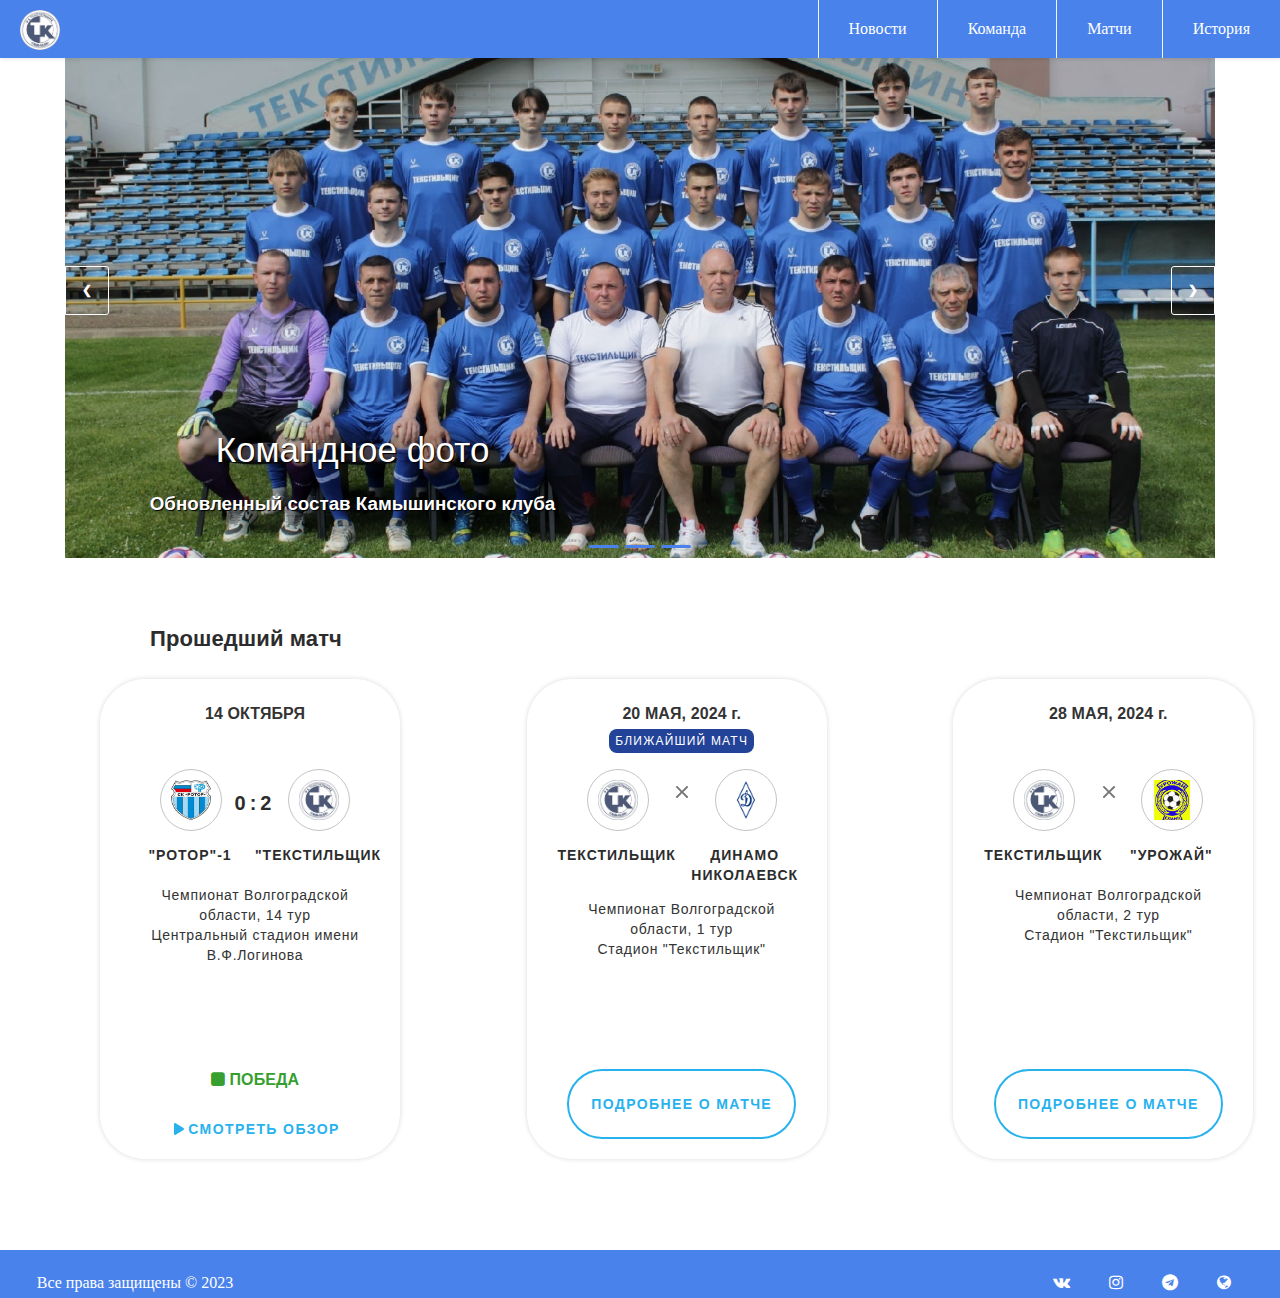
<file: index.html>
<!DOCTYPE html>
<html lang="ru">
<head>
    <meta charset="UTF-8">
    <meta name="description" content="Официальный сайт футбольного клуба Текстильщик Камышин,новости,календарь,результаты матчей.">
    <meta name="keywords" content="Текстильщик, Камышин, футбол, мяч, новости, результаты">
    <meta name="viewport" content="width=device-width, initial-scale=1">
    <title>Официальный сайт футбольного клуба Текстильщик Камышин</title>
    <link rel="shortcut icon" href="/icon/tk.ico" type="image/x-icon">
    <link rel="stylesheet" href="css/preloader.css">
    <link rel="stylesheet" href="css/main.css">
    <link rel="stylesheet" href="css/font-awesome.min.css">
    <link rel="preconnect" href="https://fonts.googleapis.com">
    <link rel="preconnect" href="https://fonts.gstatic.com" crossorigin>
    <link href="https://fonts.googleapis.com/css2?family=Alumni+Sans+Collegiate+One&family=Suez+One&family=Young+Serif&display=swap" rel="stylesheet">
    <script src="/scripts/main.js"></script>
    <script src="/scripts/news.js"></script>
</head>`
<body>
                         <! — Прелоудер—>
    <div id="preloder">
        <div class="loader"><div></div><div></div><div></div></div>
     </div>

<script src="//ajax.googleapis.com/ajax/libs/jquery/1.11.1/jquery.min.js"></script>

<script>
  $(window).on("load",function (){
        $(".loader").fadeOut();
         $("#preloder").delay(100).fadeOut("slow");
    });
</script>
                         <! — Конец—>

                             <! — Шапка—>
                                        <header class="header">
                                            <div class="logo">
                                                <a href="https://ru.wikipedia.org/wiki/Текстильщик_(футбольный_клуб,_Камышин)">
                                                     <img src="/image/tkt.png">
                                                </a>
                                            </div>

                                            <input class="menu-btn" type="checkbox" id="menu-btn" />
                                            <label class="menu-icon" for="menu-btn"><span class="navicon"></span></label>
                                                    <ul class="menu">
                                                    <li><a href="news.html">Новости</a></li>
                                                    <li><a href="team.html">Команда</a></li>
                                                    <li><a href="match.html">Матчи</a></li>
                                                    <li><a href="history.html">История</a></li>
                                                </ul>
                                        </header>
                             <! — Конец Шапки—>


            <main >
                                    <! —Слайдер—>
        <div class="slider">
    <div class="item">
        <img src="/image/tk13.jpg" alt="Первый слайд">
        <div class="slideText"> <a href="">Текстильщик Камышин</a> </div>
        <div class="slideptext"><h6><a href="">Легендарная команда 90-х</a></h6></div>
    </div>

    <div class="item">
        <img src="/image/tk12.jpg" alt="Второй слайд">
        <div class="slideText"><a href="">Сергей Наталушко</a></div>
        <div class="slideptext"><h6><a href="">Легенда советского футбола и клуба на Волге</a></h6></div>
    </div>

    <div class="item">
        <img src="/image/tk2023.jpg" alt="Третий слайд">
        <div class="slideText" ><a href="">Командное фото</a></div>
        <div class="slideptext"><h6><a href="">Обновленный состав Камышинского клуба</a></h6></div>
    </div>
    <a class="prev" onclick="minusSlide()">&#10094;</a>
    <a class="next" onclick="plusSlide()">&#10095;</a>

            <div class="slider-dots">
    <span class="slider-dots_item" onclick="currentSlide(1)"></span>
    <span class="slider-dots_item" onclick="currentSlide(2)"></span>
    <span class="slider-dots_item" onclick="currentSlide(3)"></span>
            </div>
    </div>
                                                <! — Конец слайдера—>
                                                <! — Гейм кард—>
    <div class="game_card-block">
        <div class="game_card-block-heading"> <a href="">Прошедший матч</a> </div>
        <div class="game_card-block-slide-wrap">
            <div class="game_card">
                <div class="game_card-head"> <strong>14 ОКТЯБРЯ</strong></div>
                <div class="players-info">
                    <div class="side">
                        <div class="player-opponent-img"><img src="image/rotor.png" alt="Ротор-1"> </div>
                        <span>"Ротор"-1</span>
                    </div>
                            <div class="score">
                                <div class="table-score__score-main">
                                    <span>0</span>
                                    :
                                    <span>2</span>
                                </div>
                            </div>
                    <div class="side">
                        <div class="player-opponent-img"><img src="image/tkt.png" alt="Текстильщик"> </div>
                        <span>"Текстильщик</span>
                    </div>
                </div>
                <div class="game_card__info">
                    <span>Чемпионат Волгоградской области, 14 тур</span><br>
                    <span>Центральный стадион имени В.Ф.Логинова </span>
                </div>
                <div class="game_card-btn-wrap">
                    <a class="game-status_victory" href="http://ффво.рф/tournament35204/match/2934836"><div class="game-status_victory"><i class="fa fa-square" aria-hidden="true"></i>&nbspПОБЕДА</div></a>
                    <a class="game-card-btn_overview game-card-btn" href="/video/54931/" target="_blank">
                                        <svg width="18" height="18" viewBox="0 0 18 18" fill="none" xmlns="http://www.w3.org/2000/svg">
                                            <path class="game-card-btn__icon" d="M13.4932 8.08688C14.1689 8.51218 14.169 9.48782 13.4932 9.91312L5.68197 14.829C4.95339 15.2876 4 14.77 4 13.9159L4 4.08409C4 3.23003 4.95339 2.71244 5.68197 3.17097L13.4932 8.08688Z" fill="#28b2ed"></path>
                                        </svg>
                                        <span>Смотреть обзор</span>
                                    </a>
                </div>
            </div>
            <div class="game_card">
                <div class="game_card-head"> <strong>20 МАЯ, 2024 г.</strong><div class="game_card-nearest">Ближайший матч</div></div>
                <div class="players-info">
                    <div class="side">
                        <div class="player-opponent-img"><img src="image/tkt.png" alt="Текстильщик"> </div>
                        <span>Текстильщик</span>
                    </div>
                            <div class="score">
                                <div class="table-score__score-main">
                                    <a class="table-score" href="/zenit/calendar/matches/1799455.html" target="_blank">
                                        <div class="table-score__score-main">
                                            <span class="zenit-score"></span>
                                                                                            <div class="icon" style="width:13px; height:13px; fill:#777">
                                                    <svg width="13" height="13" fill="none" xmlns="http://www.w3.org/2000/svg">
                                                        <path fill-rule="evenodd" clip-rule="evenodd" d="M8.349 6.998l4.364 4.364a.955.955 0 01-1.351 1.351L6.998 8.349l-4.365 4.365a.952.952 0 11-1.347-1.347L5.65 7.002 1.257 2.608a.955.955 0 011.35-1.351l4.395 4.394 4.364-4.364a.952.952 0 111.347 1.347L8.349 6.998z" fill="#777"></path>
                                                    </svg>
                                                </div>
                                                                                        <span></span>
                                        </div>
                                                                            </a>
                                </div>
                            </div>
                    <div class="side">
                        <div class="player-opponent-img"><img src="image/dinamo.png" alt="Динамо Николаевск"> </div>
                        <span>Динамо Николаевск</span>
                    </div>
                </div>
                <div class="game_card__info">
                    <span>Чемпионат Волгоградской области, 1 тур</span><br>
                    <span>Стадион "Текстильщик" </span>
                </div>
                <div class="game_card-btn-wrap">
                    <a class="game-card-btn game-card-btn_border" href=""><span>Подробнее о матче</span></a>
                </div>
            </div>
            <div class="game_card">
                <div class="game_card-head"> <strong>28 МАЯ, 2024 г.</strong></div>
                <div class="players-info">
                    <div class="side">
                        <div class="player-opponent-img"><img src="image/tkt.png" alt="Текстильщик"> </div>
                        <span>Текстильщик</span>
                    </div>
                            <div class="score">
                                <div class="table-score__score-main">
                                   <a class="table-score" href="/zenit/calendar/matches/1799455.html" target="_blank">
                                        <div class="table-score__score-main">
                                            <span class="zenit-score"></span>
                                                                                            <div class="icon" style="width:13px; height:13px; fill:#777">
                                                    <svg width="13" height="13" fill="none" xmlns="http://www.w3.org/2000/svg">
                                                        <path fill-rule="evenodd" clip-rule="evenodd" d="M8.349 6.998l4.364 4.364a.955.955 0 01-1.351 1.351L6.998 8.349l-4.365 4.365a.952.952 0 11-1.347-1.347L5.65 7.002 1.257 2.608a.955.955 0 011.35-1.351l4.395 4.394 4.364-4.364a.952.952 0 111.347 1.347L8.349 6.998z" fill="#777"></path>
                                                    </svg>
                                                </div>
                                                                                        <span></span>
                                        </div>
                                                                            </a>
                                </div>
                            </div>
                    <div class="side">
                        <div class="player-opponent-img"><img src="image/yrog.jpg" alt="Урожай Елань"> </div>
                        <span>"Урожай"</span>
                    </div>
                </div>
                <div class="game_card__info">
                    <span>Чемпионат Волгоградской области, 2 тур</span><br>
                    <span>Стадион "Текстильщик" </span>
                </div>
                <div class="game_card-btn-wrap">
                    <a class="game-card-btn game-card-btn_border" href=""><span>Подробнее о матче</span></a>
                </div>
            </div>
        </div>
    </div>
</main>
                                                <! — НОВОСТИ—>


                                                 <! — Подвал—>
    <footer class="footer">
        <div id="social">
            <a href="https://vk.com/fc_tk" title="Группа Вконтакте"><i class="fa fa-vk" aria-hidden="true"></i></a>
            <a href="https://www.instagram.com/blaze_panama/" title="Инстаграмм"><i class="fa fa-instagram" aria-hidden="true"></i></a>
            <a href="https://t.me/armaggedon/" title="Телеграмм"><i class="fa fa-telegram" aria-hidden="true"></i></a>
            <a href="https://ru.wikipedia.org/wiki/Текстильщик_(футбольный_клуб,_Камышин)" title="Мы в интернете"><i class="fa fa-globe" aria-hidden="true"></i></a>
        </div>
        <div id="rights">
            <a href="">Все права защищены &copy; 2023</a>
        </div>
</footer>

                                                    <! — Конец Подвала—>

</body>
</html>
</file>
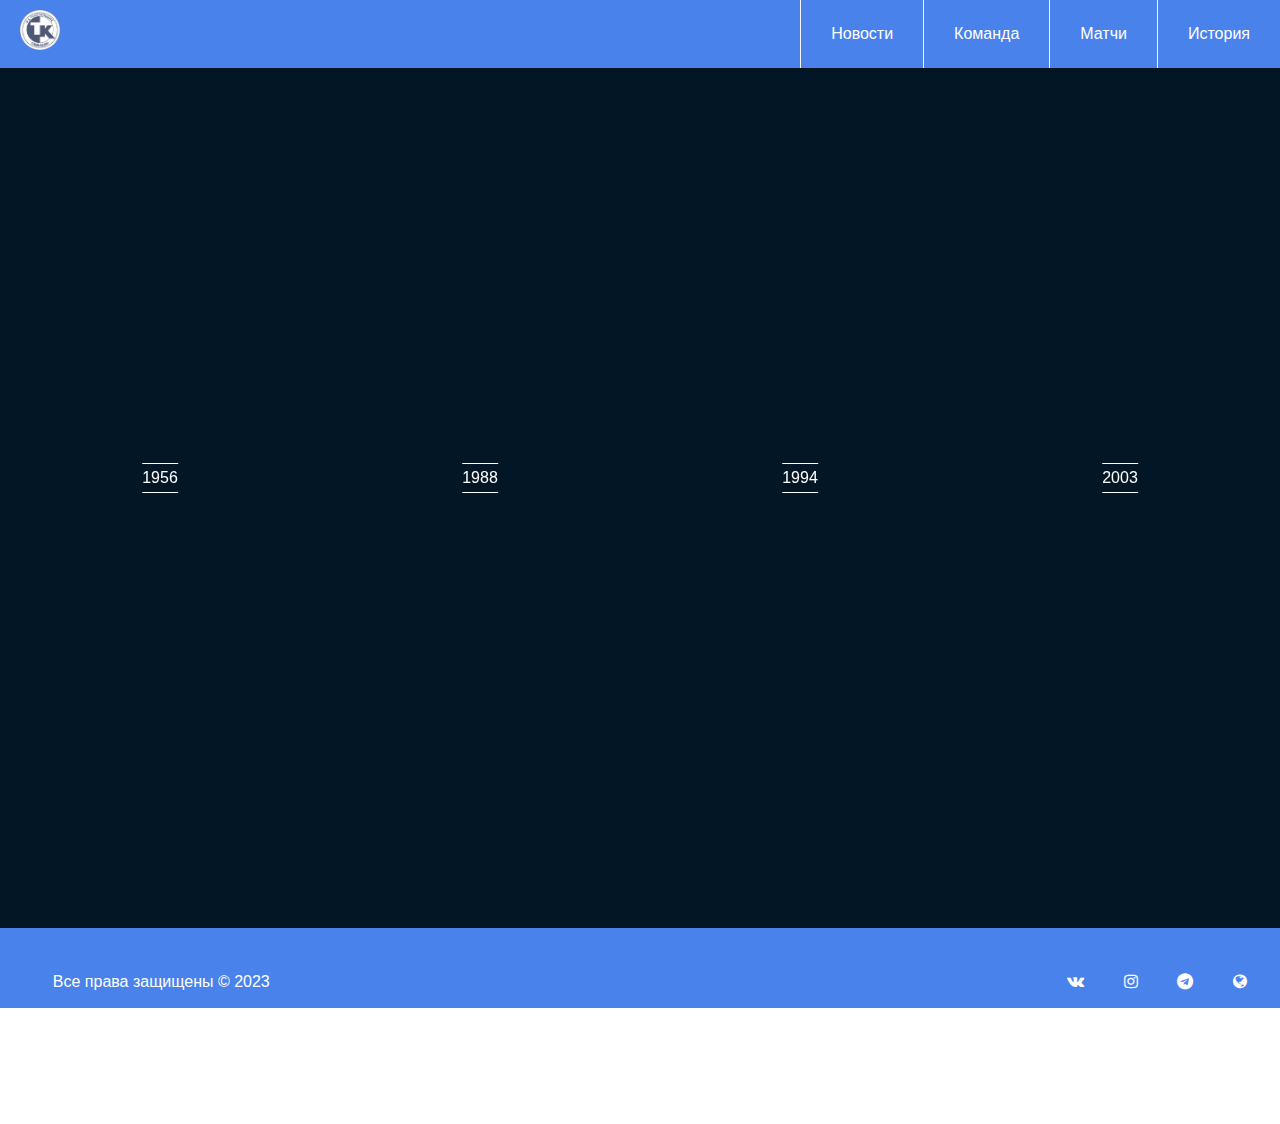
<file: history.html>
<!DOCTYPE html>
<html lang="ru">
<head>
    <meta charset="UTF-8">
    <meta name="description" content="Официальный сайт футбольного клуба Текстильщик Камышин,новости,календарь,результаты матчей.">
    <meta name="keywords" content="Текстильщик, Камышин, футбол, мяч, новости, результаты">
    <meta name="viewport" content="width=device-width, initial-scale=1">
    <title>Официальный сайт футбольного клуба Текстильщик Камышин</title>
    <link rel="shortcut icon" href="/icon/tk.ico" type="image/x-icon">
    <link rel="stylesheet" href="css/preloader.css">
    <link rel="stylesheet" href="css/history.css">
    <link rel="stylesheet" href="https://maxcdn.bootstrapcdn.com/font-awesome/4.5.0/css/font-awesome.min.css">
    <link rel="stylesheet" href="css/font-awesome.min.css">
    <link rel="preconnect" href="https://fonts.googleapis.com">
    <link rel="preconnect" href="https://fonts.gstatic.com" crossorigin>
    <link href="https://fonts.googleapis.com/css2?family=Alumni+Sans+Collegiate+One&family=Suez+One&family=Young+Serif&display=swap" rel="stylesheet">
    <script src="/scripts/history.js"></script>
</head>`

                         <! — Прелоудер—>
    <div id="preloder">
        <div class="loader"><div></div><div></div><div></div></div>
     </div>

<script src="//ajax.googleapis.com/ajax/libs/jquery/1.11.1/jquery.min.js"></script>

<script>
  $(window).on("load",function (){
        $(".loader").fadeOut();
         $("#preloder").delay(100).fadeOut("slow");
    });
</script>
                         <! — Конец—>
 <header class="header">
                                            <div class="logo">
                                                <a href="index.html">
                                                     <img src="/image/tkt.png">
                                                </a>
                                            </div>

                                            <input class="menu-btn" type="checkbox" id="menu-btn" />
                                            <label class="menu-icon" for="menu-btn"><span class="navicon"></span></label>
                                                    <ul class="menu">
                                                    <li><a href="news.html">Новости</a></li>
                                                    <li><a href="team.html">Команда</a></li>
                                                    <li><a href="match.html">Матчи</a></li>
                                                    <li><a href="history.html">История</a></li>
                                                </ul>
                                        </header>
                             <! — Шапка—>
                      <body>
                              <section id="timeline">

  <div class="tl-item">

    <div class="tl-bg" style="background-image: url(https://avatars.mds.yandex.net/get-altay/1027861/2a000001869d6d0a942dc8db41d8591c963d/XXL_height)"></div>

    <div class="tl-year">
      <a class="f2 heading--sanSerif" >1956</a>
    </div>

    <div class="tl-content">
      <h1>Образование клуба</h1>
      <p>Клуб был основан в 1956 г. В середине 60-х годов "Текстильщик" становится сильнейшей командой области, а в канун 70-х годов обладателем кубка области, участником кубка РСФСР. Но в 70-е годы качество игры футболистов снизилось и в результате команда распалась. В 1979 году вновь была создана команда "Текстильщик". Ее новым организатором стал Сергей Александрович Павлов.</p>
    </div>

  </div>

  <div class="tl-item">

    <div class="tl-bg" style="background-image: url(https://sun9-39.userapi.com/impg/4NjCBQMEYj2eEXpcSuWKYRgLxmKDNITIneUX2A/IhKPMnxXbhQ.jpg?size=1823x2160&quality=95&sign=9dc38fc03735206b213ad0f871d7d4d2&type=album)"></div>

    <div class="tl-year">
      <a class="f2 heading--sanSerif">1988</a>
    </div>

    <div class="tl-content">
      <h1 class="f3 text--accent ttu">Выступление в чемпионате России</h1>
      <p>В чемпионатах СССР участвовал с 1988 года. Наивысшие достижения клуба приходятся на первую половину 1990-х годов, когда «Текстильщик» 5 сезонов (1992—1996) провел в высшей лиге чемпионата России. С 1992 по 1995 год «Текстильщик» четыре раза подряд входил в десятку сильнейших клубов страны. Лучшим достижением является 4-е место в 1993. </p>
    </div>

  </div>

  <div class="tl-item">

    <div class="tl-bg" style="background-image: url(https://img01.rl0.ru/afisha/e780x-i/daily.afisha.ru/uploads/images/a/e3/ae39446810b32200b31fee5387fbb2ad.jpg)"></div>

    <div class="tl-year">
      <a class="f2 heading--sanSerif">1994</a>
    </div>

    <div class="tl-content">
      <h1 class="f3 text--accent ttu">Кубок УЕФА</h1>
      <p>Пиком клуба было выступление в Кубке УЕФА, разгромив венгерскую «Бекешчабу» и уступив в равной борьбе будущему чемпиону Франции «Нанту».

Основным спонсором команды являлся камышинский хлопчатобумажный комбинат, проблемы на котором отразились и на результатах команды. В результате клуб выбыл в низшие дивизионы.</p>
    </div>

  </div>

  <div class="tl-item">

    <div class="tl-bg" style="background-image: url(https://img.nagradion.ru/tune/lbf1600x1200/photo/12/69/01/photo4bw4youswr.jpeg)"></div>

    <div class="tl-year">
      <a class="f2 heading--sanSerif">2003</a>
    </div>

    <div class="tl-content">
      <h1 class="f3 text--accent ttu">Настоящее время</h1>
      <p>С 2003 по 2007 год выступал в зоне «Юг» второго дивизиона. Два сезона подряд (2005, 2006) клуб занимал в чемпионате последние места.
В 2008 году выступал в первенстве ЛФЛ, МОА Черноземье. Заняв 13-е место, в следующем сезоне по финансовым причинам отказался от участия в первенстве ЛФЛ и участвует в первенстве Волгоградской области.
Обладатель Кубка Волгоградской области (2012).</p>
    </div>

  </div>
</section>

                                                    <! — Конец Подвала—>

</body>
<footer class="footer">
        <div id="social">
            <a href="https://vk.com/fc_tk" title="Группа Вконтакте"><i class="fa fa-vk" aria-hidden="true"></i></a>
            <a href="https://www.instagram.com/blaze_panama/" title="Инстаграмм"><i class="fa fa-instagram" aria-hidden="true"></i></a>
            <a href="https://t.me/armaggedon/" title="Телеграмм"><i class="fa fa-telegram" aria-hidden="true"></i></a>
            <a href="https://ru.wikipedia.org/wiki/Текстильщик_(футбольный_клуб,_Камышин)" title="Мы в интернете"><i class="fa fa-globe" aria-hidden="true"></i></a>
        </div>
        <div id="rights">
            <a href="">Все права защищены &copy; 2023</a>
        </div>
</footer>
</html>
</file>
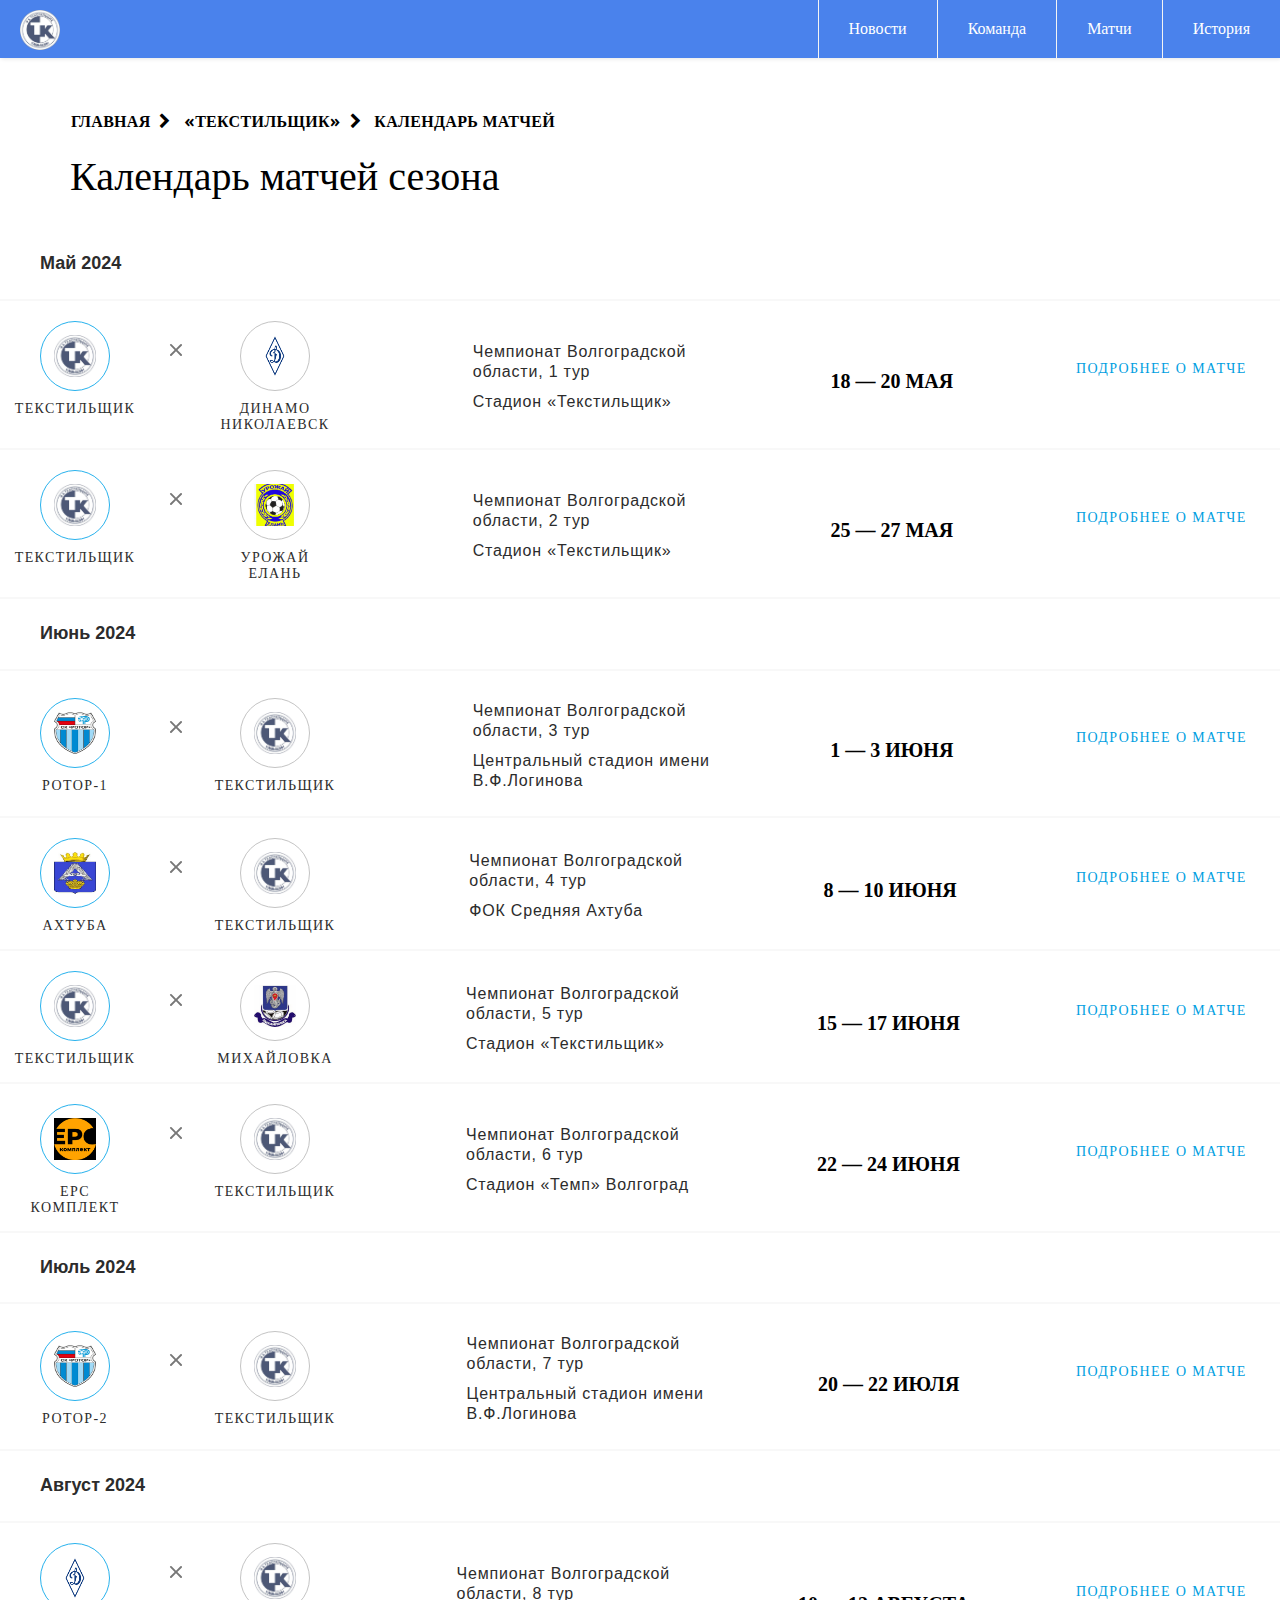
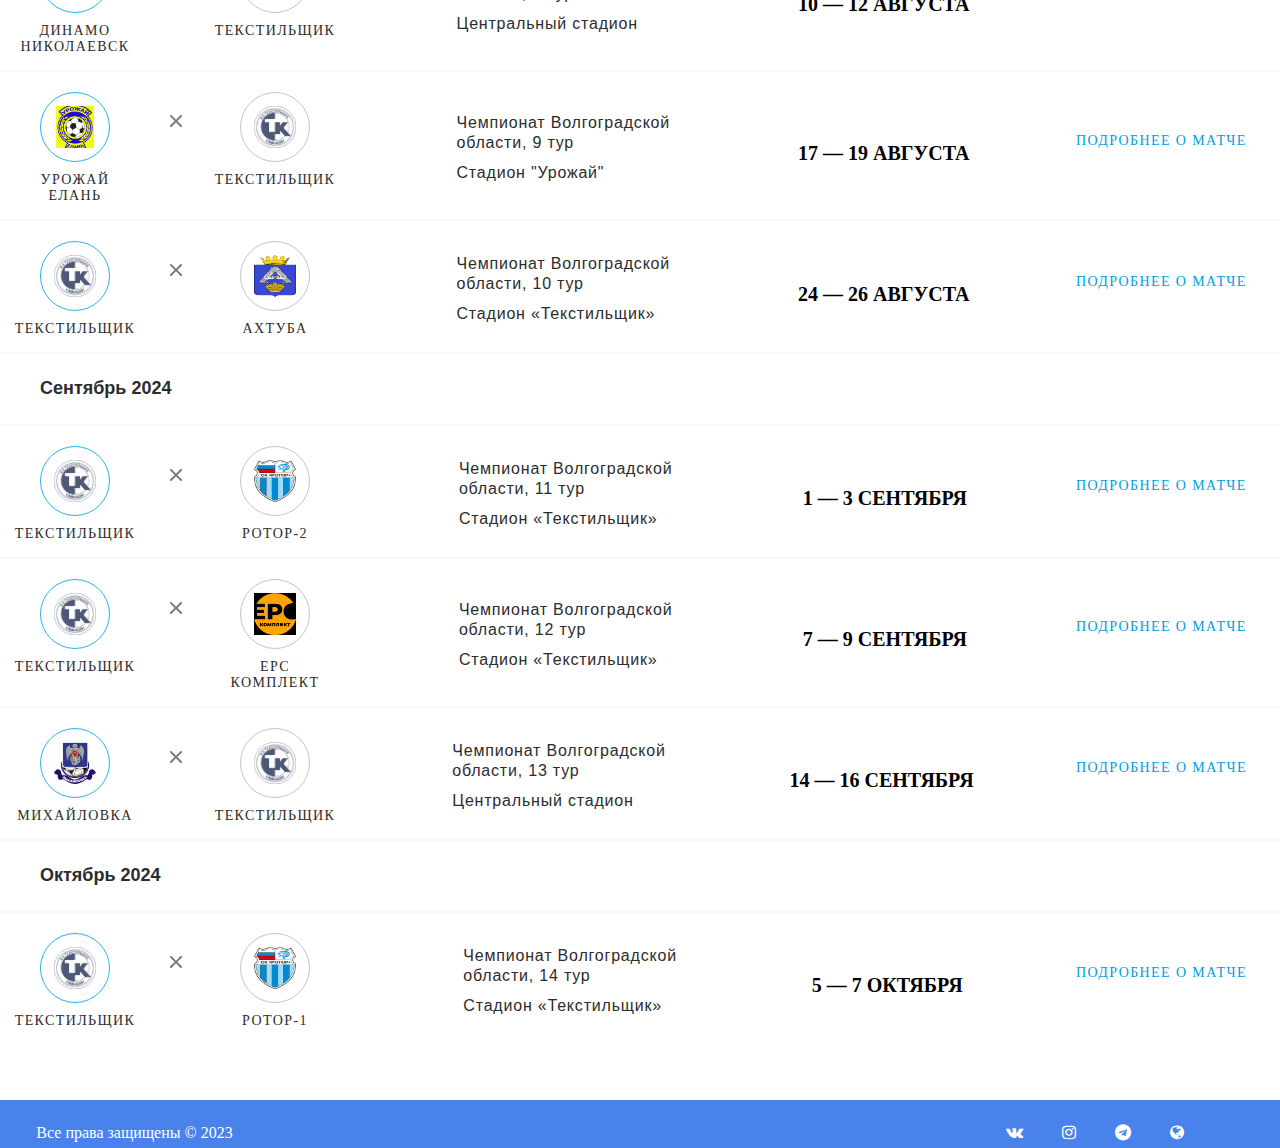
<file: match.html>
<!DOCTYPE html>
<html lang="ru">
<head>
    <meta charset="UTF-8">
    <meta name="description" content="Официальный сайт футбольного клуба Текстильщик Камышин,новости,календарь,результаты матчей.">
    <meta name="keywords" content="Текстильщик, Камышин, футбол, мяч, новости, результаты">
    <meta name="viewport" content="width=device-width, initial-scale=1">
    <title>Официальный сайт футбольного клуба Текстильщик Камышин</title>
    <link rel="shortcut icon" href="/icon/tk.ico" type="image/x-icon">
    <link rel="stylesheet" href="css/preloader.css">
    <link rel="stylesheet" href="css/match.css">
    <link rel="stylesheet" href="css/font-awesome.min.css">
    <link rel="preconnect" href="https://fonts.googleapis.com">
    <link rel="preconnect" href="https://fonts.gstatic.com" crossorigin>
    <link href="https://fonts.googleapis.com/css2?family=Alumni+Sans+Collegiate+One&family=Suez+One&family=Young+Serif&display=swap" rel="stylesheet">
    <link href="https://fonts.googleapis.com/css2?family=Alumni+Sans+Collegiate+One&family=Bebas+Neue&family=Kdam+Thmor+Pro&family=PT+Serif&family=Roboto:wght@100;400&family=Suez+One&family=Vina+Sans&family=Young+Serif&display=swap" rel="stylesheet">
    <script src="/scripts/main.js"></script>


</head>`
<body>
   <! — Прелоудер—>
    <div id="preloder">
        <div class="loader"><div></div><div></div><div></div></div>
     </div>

<script src="//ajax.googleapis.com/ajax/libs/jquery/1.11.1/jquery.min.js"></script>

<script>
  $(window).on("load",function (){
        $(".loader").fadeOut();
         $("#preloder").delay(100).fadeOut("slow");
    });
</script>

 <! — Конец—>

                             <! — Шапка—>
                                        <header class="header">
                                            <div class="logo">
                                                <a href="index.html">
                                                     <img src="/image/tkt.png">
                                                </a>
                                            </div>

                                            <input class="menu-btn" type="checkbox" id="menu-btn" />
                                            <label class="menu-icon" for="menu-btn"><span class="navicon"></span></label>
                                                    <ul class="menu">
                                                    <li><a href="news.html">Новости</a></li>
                                                    <li><a href="team.html">Команда</a></li>
                                                    <li><a href="match.html">Матчи</a></li>
                                                    <li><a href="history.html">История</a></li>
                                                </ul>
                                        </header>
                             <! — Конец Шапки—>
                                <! — Основа—>
   <main>
     <div class="row">
       <div class="col-12">
        <div class="breadcrumb">
          <ol class="list-reset">
            <li><h1>Главная&nbsp&nbsp<i class="fa fa-chevron-right" aria-hidden="true">&nbsp&nbsp</i></h1></li>
            <li><h1>«Текстильщик»&nbsp&nbsp<i class="fa fa-chevron-right" aria-hidden="true">&nbsp&nbsp</i></h1></li>
            <li><h1>Календарь матчей</h1></li>
          </ol>
        </div>
         <h1 class=" big-title" id="title">Календарь матчей сезона</h1>
       </div>
     </div>

       <div class="table-head">
                    <div class="table-head__filter">
                        <div class="table-head__month">                               <strong>Май 2024</strong>                                                        </div>
                    </div>
                </div>
<div class="sezon-table__row m-data js-near-match " data-item="33" id="bx_1128212838_1832600">
                    <div class="sezon-table__column players-info-wrapper">
                        <div class="players-info">
                            <div class="side">
                                <div class="player-zenit-img">
                                    <img src="image/tkt.png" alt="Текстильщик"></div>
                                <span>Текстильщик</span>
                            </div>
                            <div class="score">
                                <a class="table-score" href="/zenit/calendar/matches/1832600.html">
                                                                            <div class="icon" style="width:13px; height:13px; fill:#777">
                                            <svg width="13" height="13" fill="none" xmlns="http://www.w3.org/2000/svg">
                                                <path fill-rule="evenodd" clip-rule="evenodd" d="M8.349 6.998l4.364 4.364a.955.955 0 01-1.351 1.351L6.998 8.349l-4.365 4.365a.952.952 0 11-1.347-1.347L5.65 7.002 1.257 2.608a.955.955 0 011.35-1.351l4.395 4.394 4.364-4.364a.952.952 0 111.347 1.347L8.349 6.998z" fill="#777"></path>
                                            </svg>
                                        </div>
                                                                    </a>

                            </div>
                            <div class="side">
                                <div class="player-opponent-img">
                                    <img src="image/dinamo.png" alt="Динамо">
                                </div>
                                <span>Динамо Николаевск</span>
                            </div>
                        </div>
                                            </div>
                    <div class="sezon-table__column match-decsr">
                        <div class="m-championship" data-sort="Товарищеские матчи" data-column="championship">
                            <div class="m-sub-type">
                                Чемпионат Волгоградской области,                                                                                                                                            1 тур                                                                                                </div>
                        </div>
                        <div class="m-type">Стадион «Текстильщик»</div>
                                            </div>
                    <div class="sezon-table__column match-date">
                                                        <div class="m-date" data-sort="1561132800" data-column="date" style="font-size: 20px;"><strong>18 — 20 МАЯ</strong></div>
                                                                            </div>
                                            <div class="sezon-table__column buttons-wrap">

                                                        <a class="match-remind" href="https://fc-zenit.ru/res/ical/ical.php?actionclass=ical&amp;action=getfile&amp;identifier=1832600">Подробнее о матче</a>
                        </div>

                                    </div>
<div class="sezon-table__row m-data js-near-match " data-item="33" id="bx_1128212838_1832600">
                    <div class="sezon-table__column players-info-wrapper">
                        <div class="players-info">
                            <div class="side">
                                <div class="player-zenit-img">
                                    <img src="image/tkt.png" alt="Текстильщик"></div>
                                <span>Текстильщик</span>
                            </div>
                            <div class="score">
                                <a class="table-score" href="/zenit/calendar/matches/1832600.html">
                                                                            <div class="icon" style="width:13px; height:13px; fill:#777">
                                            <svg width="13" height="13" fill="none" xmlns="http://www.w3.org/2000/svg">
                                                <path fill-rule="evenodd" clip-rule="evenodd" d="M8.349 6.998l4.364 4.364a.955.955 0 01-1.351 1.351L6.998 8.349l-4.365 4.365a.952.952 0 11-1.347-1.347L5.65 7.002 1.257 2.608a.955.955 0 011.35-1.351l4.395 4.394 4.364-4.364a.952.952 0 111.347 1.347L8.349 6.998z" fill="#777"></path>
                                            </svg>
                                        </div>
                                                                    </a>

                            </div>
                            <div class="side">
                                <div class="player-opponent-img">
                                    <img src="image/yrog.jpg" alt="Урожай">
                                </div>
                                <span>Урожай Елань</span>
                            </div>
                        </div>
                                            </div>
                    <div class="sezon-table__column match-decsr">
                        <div class="m-championship" data-sort="Товарищеские матчи" data-column="championship">
                            <div class="m-sub-type">
                                Чемпионат Волгоградской области,                                                                                                                                            2 тур                                                                                                </div>
                        </div>
                        <div class="m-type">Стадион «Текстильщик»</div>
                                            </div>
                    <div class="sezon-table__column match-date">
                                                        <div class="m-date" data-sort="1561132800" data-column="date" style="font-size: 20px;"><strong>25 — 27 МАЯ</strong></div>
                                                                            </div>
                                            <div class="sezon-table__column buttons-wrap">

                                                        <a class="match-remind" href="https://fc-zenit.ru/res/ical/ical.php?actionclass=ical&amp;action=getfile&amp;identifier=1832600">Подробнее о матче</a>
                        </div>

                                    </div>
        <div class="table-head">
                    <div class="table-head__filter">
                        <div class="table-head__month">                               <strong>Июнь 2024</strong>                                                        </div>
                    </div>
                </div>
<div class="sezon-table__row m-data js-near-match " data-item="33" id="bx_1128212838_1832600">
                    <div class="sezon-table__column players-info-wrapper">
                        <div class="players-info">
                            <div class="side">
                                <div class="player-zenit-img">
                                    <img src="image/rotor.png" alt="Ротор-1"></div>
                                <span>Ротор-1</span>
                            </div>
                            <div class="score">
                                <a class="table-score" href="/zenit/calendar/matches/1832600.html">
                                                                            <div class="icon" style="width:13px; height:13px; fill:#777">
                                            <svg width="13" height="13" fill="none" xmlns="http://www.w3.org/2000/svg">
                                                <path fill-rule="evenodd" clip-rule="evenodd" d="M8.349 6.998l4.364 4.364a.955.955 0 01-1.351 1.351L6.998 8.349l-4.365 4.365a.952.952 0 11-1.347-1.347L5.65 7.002 1.257 2.608a.955.955 0 011.35-1.351l4.395 4.394 4.364-4.364a.952.952 0 111.347 1.347L8.349 6.998z" fill="#777"></path>
                                            </svg>
                                        </div>
                                                                    </a>

                            </div>
                            <div class="side">
                                <div class="player-opponent-img">
                                    <img src="image/tkt.png" alt="Текстильщик">
                                </div>
                                <span>Текстильщик</span>
                            </div>
                        </div>
                                            </div>
                    <div class="sezon-table__column match-decsr">
                        <div class="m-championship" data-sort="Товарищеские матчи" data-column="championship">
                            <div class="m-sub-type">
                                Чемпионат Волгоградской области,                                                                                                                                            3 тур                                                                                                </div>
                        </div>
                        <div class="m-type">Центральный стадион имени В.Ф.Логинова</div>
                                            </div>
                    <div class="sezon-table__column match-date">
                                                        <div class="m-date" data-sort="1561132800" data-column="date" style="font-size: 20px;"><strong>1 — 3 ИЮНЯ</strong></div>
                                                                            </div>
                                            <div class="sezon-table__column buttons-wrap">

                                                        <a class="match-remind" href="https://fc-zenit.ru/res/ical/ical.php?actionclass=ical&amp;action=getfile&amp;identifier=1832600">Подробнее о матче</a>
                        </div>

                                    </div>
<div class="sezon-table__row m-data js-near-match " data-item="33" id="bx_1128212838_1832600">
                    <div class="sezon-table__column players-info-wrapper">
                        <div class="players-info">
                            <div class="side">
                                <div class="player-zenit-img">
                                    <img src="image/ahtyba.png" alt="Ахтуба"></div>
                                <span>Ахтуба</span>
                            </div>
                            <div class="score">
                                <a class="table-score" href="/zenit/calendar/matches/1832600.html">
                                                                            <div class="icon" style="width:13px; height:13px; fill:#777">
                                            <svg width="13" height="13" fill="none" xmlns="http://www.w3.org/2000/svg">
                                                <path fill-rule="evenodd" clip-rule="evenodd" d="M8.349 6.998l4.364 4.364a.955.955 0 01-1.351 1.351L6.998 8.349l-4.365 4.365a.952.952 0 11-1.347-1.347L5.65 7.002 1.257 2.608a.955.955 0 011.35-1.351l4.395 4.394 4.364-4.364a.952.952 0 111.347 1.347L8.349 6.998z" fill="#777"></path>
                                            </svg>
                                        </div>
                                                                    </a>

                            </div>
                            <div class="side">
                                <div class="player-opponent-img">
                                    <img src="image/tkt.png" alt="Текстильщик">
                                </div>
                                <span>Текстильщик</span>
                            </div>
                        </div>
                                            </div>
                    <div class="sezon-table__column match-decsr">
                        <div class="m-championship" data-sort="Товарищеские матчи" data-column="championship">
                            <div class="m-sub-type">
                                Чемпионат Волгоградской области,                                                                                                                                            4 тур                                                                                                </div>
                        </div>
                        <div class="m-type">ФОК Средняя Ахтуба</div>
                                            </div>
                    <div class="sezon-table__column match-date">
                                                        <div class="m-date" data-sort="1561132800" data-column="date" style="font-size: 20px;"><strong>8 — 10 ИЮНЯ</strong></div>
                                                                            </div>
                                            <div class="sezon-table__column buttons-wrap">

                                                        <a class="match-remind" href="https://fc-zenit.ru/res/ical/ical.php?actionclass=ical&amp;action=getfile&amp;identifier=1832600">Подробнее о матче</a>
                        </div>

                                    </div>
<div class="sezon-table__row m-data js-near-match " data-item="33" id="bx_1128212838_1832600">
                    <div class="sezon-table__column players-info-wrapper">
                        <div class="players-info">
                            <div class="side">
                                <div class="player-zenit-img">
                                    <img src="image/tkt.png" alt="Текстильщик"></div>
                                <span>Текстильщик</span>
                            </div>
                            <div class="score">
                                <a class="table-score" href="/zenit/calendar/matches/1832600.html">
                                                                            <div class="icon" style="width:13px; height:13px; fill:#777">
                                            <svg width="13" height="13" fill="none" xmlns="http://www.w3.org/2000/svg">
                                                <path fill-rule="evenodd" clip-rule="evenodd" d="M8.349 6.998l4.364 4.364a.955.955 0 01-1.351 1.351L6.998 8.349l-4.365 4.365a.952.952 0 11-1.347-1.347L5.65 7.002 1.257 2.608a.955.955 0 011.35-1.351l4.395 4.394 4.364-4.364a.952.952 0 111.347 1.347L8.349 6.998z" fill="#777"></path>
                                            </svg>
                                        </div>
                                                                    </a>

                            </div>
                            <div class="side">
                                <div class="player-opponent-img">
                                    <img src="image/mix.png" alt="Михайловка">
                                </div>
                                <span>Михайловка</span>
                            </div>
                        </div>
                                            </div>
                    <div class="sezon-table__column match-decsr">
                        <div class="m-championship" data-sort="Товарищеские матчи" data-column="championship">
                            <div class="m-sub-type">
                                Чемпионат Волгоградской области,                                                                                                                                            5 тур                                                                                                </div>
                        </div>
                        <div class="m-type">Стадион «Текстильщик»</div>
                                            </div>
                    <div class="sezon-table__column match-date">
                                                        <div class="m-date" data-sort="1561132800" data-column="date" style="font-size: 20px;"><strong>15 — 17 ИЮНЯ</strong></div>
                                                                            </div>
                                            <div class="sezon-table__column buttons-wrap">

                                                        <a class="match-remind" href="https://fc-zenit.ru/res/ical/ical.php?actionclass=ical&amp;action=getfile&amp;identifier=1832600">Подробнее о матче</a>
                        </div>

                                    </div>
<div class="sezon-table__row m-data js-near-match " data-item="33" id="bx_1128212838_1832600">
                    <div class="sezon-table__column players-info-wrapper">
                        <div class="players-info">
                            <div class="side">
                                <div class="player-zenit-img">
                                    <img src="image/ers.png" alt="ЕРС"></div>
                                <span>ЕРС Комплект</span>
                            </div>
                            <div class="score">
                                <a class="table-score" href="/zenit/calendar/matches/1832600.html">
                                                                            <div class="icon" style="width:13px; height:13px; fill:#777">
                                            <svg width="13" height="13" fill="none" xmlns="http://www.w3.org/2000/svg">
                                                <path fill-rule="evenodd" clip-rule="evenodd" d="M8.349 6.998l4.364 4.364a.955.955 0 01-1.351 1.351L6.998 8.349l-4.365 4.365a.952.952 0 11-1.347-1.347L5.65 7.002 1.257 2.608a.955.955 0 011.35-1.351l4.395 4.394 4.364-4.364a.952.952 0 111.347 1.347L8.349 6.998z" fill="#777"></path>
                                            </svg>
                                        </div>
                                                                    </a>

                            </div>
                            <div class="side">
                                <div class="player-opponent-img">
                                    <img src="image/tkt.png" alt="Текстильщик">
                                </div>
                                <span>Текстильщик</span>
                            </div>
                        </div>
                                            </div>
                    <div class="sezon-table__column match-decsr">
                        <div class="m-championship" data-sort="Товарищеские матчи" data-column="championship">
                            <div class="m-sub-type">
                                Чемпионат Волгоградской области,                                                                                                                                            6 тур                                                                                                </div>
                        </div>
                        <div class="m-type">Стадион «Темп» Волгоград</div>
                                            </div>
                    <div class="sezon-table__column match-date">
                                                        <div class="m-date" data-sort="1561132800" data-column="date" style="font-size: 20px;"><strong>22 — 24 ИЮНЯ</strong></div>
                                                                            </div>
                                            <div class="sezon-table__column buttons-wrap">

                                                        <a class="match-remind" href="https://fc-zenit.ru/res/ical/ical.php?actionclass=ical&amp;action=getfile&amp;identifier=1832600">Подробнее о матче</a>
                        </div>

                                    </div>

       <div class="table-head">
                    <div class="table-head__filter">
                        <div class="table-head__month">                               <strong>Июль 2024</strong>                                                        </div>
                    </div>
                </div>
<div class="sezon-table__row m-data js-near-match " data-item="33" id="bx_1128212838_1832600">
                    <div class="sezon-table__column players-info-wrapper">
                        <div class="players-info">
                            <div class="side">
                                <div class="player-zenit-img">
                                    <img src="image/rotor.png" alt="Ротор-2"></div>
                                <span>Ротор-2</span>
                            </div>
                            <div class="score">
                                <a class="table-score" href="/zenit/calendar/matches/1832600.html">
                                                                            <div class="icon" style="width:13px; height:13px; fill:#777">
                                            <svg width="13" height="13" fill="none" xmlns="http://www.w3.org/2000/svg">
                                                <path fill-rule="evenodd" clip-rule="evenodd" d="M8.349 6.998l4.364 4.364a.955.955 0 01-1.351 1.351L6.998 8.349l-4.365 4.365a.952.952 0 11-1.347-1.347L5.65 7.002 1.257 2.608a.955.955 0 011.35-1.351l4.395 4.394 4.364-4.364a.952.952 0 111.347 1.347L8.349 6.998z" fill="#777"></path>
                                            </svg>
                                        </div>
                                                                    </a>

                            </div>
                            <div class="side">
                                <div class="player-opponent-img">
                                    <img src="image/tkt.png" alt="Текстильщик">
                                </div>
                                <span>Текстильщик</span>
                            </div>
                        </div>
                                            </div>
                    <div class="sezon-table__column match-decsr">
                        <div class="m-championship" data-sort="Товарищеские матчи" data-column="championship">
                            <div class="m-sub-type">
                                Чемпионат Волгоградской области,                                                                                                                                            7 тур                                                                                                </div>
                        </div>
                        <div class="m-type">Центральный стадион имени В.Ф.Логинова</div>
                                            </div>
                    <div class="sezon-table__column match-date">
                                                        <div class="m-date" data-sort="1561132800" data-column="date" style="font-size: 20px;"><strong>20 — 22 ИЮЛЯ</strong></div>
                                                                            </div>
                                            <div class="sezon-table__column buttons-wrap">

                                                        <a class="match-remind" href="https://fc-zenit.ru/res/ical/ical.php?actionclass=ical&amp;action=getfile&amp;identifier=1832600">Подробнее о матче</a>
                        </div>

                                    </div>

       <div class="table-head">
                    <div class="table-head__filter">
                        <div class="table-head__month">                               <strong>Август 2024</strong>                                                        </div>
                    </div>
                </div>
<div class="sezon-table__row m-data js-near-match " data-item="33" id="bx_1128212838_1832600">
                    <div class="sezon-table__column players-info-wrapper">
                        <div class="players-info">
                            <div class="side">
                                <div class="player-zenit-img">
                                    <img src="image/dinamo.png" alt="Динамо"></div>
                                <span>Динамо Николаевск</span>
                            </div>
                            <div class="score">
                                <a class="table-score" href="/zenit/calendar/matches/1832600.html">
                                                                            <div class="icon" style="width:13px; height:13px; fill:#777">
                                            <svg width="13" height="13" fill="none" xmlns="http://www.w3.org/2000/svg">
                                                <path fill-rule="evenodd" clip-rule="evenodd" d="M8.349 6.998l4.364 4.364a.955.955 0 01-1.351 1.351L6.998 8.349l-4.365 4.365a.952.952 0 11-1.347-1.347L5.65 7.002 1.257 2.608a.955.955 0 011.35-1.351l4.395 4.394 4.364-4.364a.952.952 0 111.347 1.347L8.349 6.998z" fill="#777"></path>
                                            </svg>
                                        </div>
                                                                    </a>

                            </div>
                            <div class="side">
                                <div class="player-opponent-img">
                                    <img src="image/tkt.png" alt="Текстильщик">
                                </div>
                                <span>Текстильщик</span>
                            </div>
                        </div>
                                            </div>
                    <div class="sezon-table__column match-decsr">
                        <div class="m-championship" data-sort="Товарищеские матчи" data-column="championship">
                            <div class="m-sub-type">
                                Чемпионат Волгоградской области,                                                                                                                                            8 тур                                                                                                </div>
                        </div>
                        <div class="m-type">Центральный стадион</div>
                                            </div>
                    <div class="sezon-table__column match-date">
                                                        <div class="m-date" data-sort="1561132800" data-column="date" style="font-size: 20px;"><strong>10 — 12 АВГУСТА</strong></div>
                                                                            </div>
                                            <div class="sezon-table__column buttons-wrap">

                                                        <a class="match-remind" href="https://fc-zenit.ru/res/ical/ical.php?actionclass=ical&amp;action=getfile&amp;identifier=1832600">Подробнее о матче</a>
                        </div>

                                    </div>
<div class="sezon-table__row m-data js-near-match " data-item="33" id="bx_1128212838_1832600">
                    <div class="sezon-table__column players-info-wrapper">
                        <div class="players-info">
                            <div class="side">
                                <div class="player-zenit-img">
                                    <img src="image/yrog.jpg" alt="Урожай"></div>
                                <span>Урожай Елань</span>
                            </div>
                            <div class="score">
                                <a class="table-score" href="/zenit/calendar/matches/1832600.html">
                                                                            <div class="icon" style="width:13px; height:13px; fill:#777">
                                            <svg width="13" height="13" fill="none" xmlns="http://www.w3.org/2000/svg">
                                                <path fill-rule="evenodd" clip-rule="evenodd" d="M8.349 6.998l4.364 4.364a.955.955 0 01-1.351 1.351L6.998 8.349l-4.365 4.365a.952.952 0 11-1.347-1.347L5.65 7.002 1.257 2.608a.955.955 0 011.35-1.351l4.395 4.394 4.364-4.364a.952.952 0 111.347 1.347L8.349 6.998z" fill="#777"></path>
                                            </svg>
                                        </div>
                                                                    </a>

                            </div>
                            <div class="side">
                                <div class="player-opponent-img">
                                    <img src="image/tkt.png" alt="Текстильщик">
                                </div>
                                <span>Текстильщик</span>
                            </div>
                        </div>
                                            </div>
                    <div class="sezon-table__column match-decsr">
                        <div class="m-championship" data-sort="Товарищеские матчи" data-column="championship">
                            <div class="m-sub-type">
                                Чемпионат Волгоградской области,                                                                                                                                            9 тур                                                                                                </div>
                        </div>
                        <div class="m-type">Стадион "Урожай"</div>
                                            </div>
                    <div class="sezon-table__column match-date">
                                                        <div class="m-date" data-sort="1561132800" data-column="date" style="font-size: 20px;"><strong>17 — 19 АВГУСТА</strong></div>
                                                                            </div>
                                            <div class="sezon-table__column buttons-wrap">

                                                        <a class="match-remind" href="https://fc-zenit.ru/res/ical/ical.php?actionclass=ical&amp;action=getfile&amp;identifier=1832600">Подробнее о матче</a>
                        </div>

                                    </div>
<div class="sezon-table__row m-data js-near-match " data-item="33" id="bx_1128212838_1832600">
                    <div class="sezon-table__column players-info-wrapper">
                        <div class="players-info">
                            <div class="side">
                                <div class="player-zenit-img">
                                    <img src="image/tkt.png" alt="Текстильщик"></div>
                                <span>Текстильщик</span>
                            </div>
                            <div class="score">
                                <a class="table-score" href="/zenit/calendar/matches/1832600.html">
                                                                            <div class="icon" style="width:13px; height:13px; fill:#777">
                                            <svg width="13" height="13" fill="none" xmlns="http://www.w3.org/2000/svg">
                                                <path fill-rule="evenodd" clip-rule="evenodd" d="M8.349 6.998l4.364 4.364a.955.955 0 01-1.351 1.351L6.998 8.349l-4.365 4.365a.952.952 0 11-1.347-1.347L5.65 7.002 1.257 2.608a.955.955 0 011.35-1.351l4.395 4.394 4.364-4.364a.952.952 0 111.347 1.347L8.349 6.998z" fill="#777"></path>
                                            </svg>
                                        </div>
                                                                    </a>

                            </div>
                            <div class="side">
                                <div class="player-opponent-img">
                                    <img src="image/ahtyba.png" alt="Ахтуба">
                                </div>
                                <span>Ахтуба</span>
                            </div>
                        </div>
                                            </div>
                    <div class="sezon-table__column match-decsr">
                        <div class="m-championship" data-sort="Товарищеские матчи" data-column="championship">
                            <div class="m-sub-type">
                                Чемпионат Волгоградской области,                                                                                                                                            10 тур                                                                                                </div>
                        </div>
                        <div class="m-type">Стадион «Текстильщик»</div>
                                            </div>
                    <div class="sezon-table__column match-date">
                                                        <div class="m-date" data-sort="1561132800" data-column="date" style="font-size: 20px;"><strong>24 — 26 АВГУСТА</strong></div>
                                                                            </div>
                                            <div class="sezon-table__column buttons-wrap">

                                                        <a class="match-remind" href="https://fc-zenit.ru/res/ical/ical.php?actionclass=ical&amp;action=getfile&amp;identifier=1832600">Подробнее о матче</a>
                        </div>

                                    </div>

       <div class="table-head">
                    <div class="table-head__filter">
                        <div class="table-head__month">                               <strong>Сентябрь 2024</strong>                                                        </div>
                    </div>
                </div>
<div class="sezon-table__row m-data js-near-match " data-item="33" id="bx_1128212838_1832600">
                    <div class="sezon-table__column players-info-wrapper">
                        <div class="players-info">
                            <div class="side">
                                <div class="player-zenit-img">
                                    <img src="image/tkt.png" alt="Текстильщик"></div>
                                <span>Текстильщик</span>
                            </div>
                            <div class="score">
                                <a class="table-score" href="/zenit/calendar/matches/1832600.html">
                                                                            <div class="icon" style="width:13px; height:13px; fill:#777">
                                            <svg width="13" height="13" fill="none" xmlns="http://www.w3.org/2000/svg">
                                                <path fill-rule="evenodd" clip-rule="evenodd" d="M8.349 6.998l4.364 4.364a.955.955 0 01-1.351 1.351L6.998 8.349l-4.365 4.365a.952.952 0 11-1.347-1.347L5.65 7.002 1.257 2.608a.955.955 0 011.35-1.351l4.395 4.394 4.364-4.364a.952.952 0 111.347 1.347L8.349 6.998z" fill="#777"></path>
                                            </svg>
                                        </div>
                                                                    </a>

                            </div>
                            <div class="side">
                                <div class="player-opponent-img">
                                    <img src="image/rotor.png" alt="Ротор-2">
                                </div>
                                <span>Ротор-2</span>
                            </div>
                        </div>
                                            </div>
                    <div class="sezon-table__column match-decsr">
                        <div class="m-championship" data-sort="Товарищеские матчи" data-column="championship">
                            <div class="m-sub-type">
                                Чемпионат Волгоградской области,                                                                                                                                            11 тур                                                                                                </div>
                        </div>
                        <div class="m-type">Стадион «Текстильщик»</div>
                                            </div>
                    <div class="sezon-table__column match-date">
                                                        <div class="m-date" data-sort="1561132800" data-column="date" style="font-size: 20px;"><strong>1 — 3 СЕНТЯБРЯ</strong></div>
                                                                            </div>
                                            <div class="sezon-table__column buttons-wrap">

                                                        <a class="match-remind" href="https://fc-zenit.ru/res/ical/ical.php?actionclass=ical&amp;action=getfile&amp;identifier=1832600">Подробнее о матче</a>
                        </div>

                                    </div>
<div class="sezon-table__row m-data js-near-match " data-item="33" id="bx_1128212838_1832600">
                    <div class="sezon-table__column players-info-wrapper">
                        <div class="players-info">
                            <div class="side">
                                <div class="player-zenit-img">
                                    <img src="image/tkt.png" alt="Текстильщик"></div>
                                <span>Текстильщик</span>
                            </div>
                            <div class="score">
                                <a class="table-score" href="/zenit/calendar/matches/1832600.html">
                                                                            <div class="icon" style="width:13px; height:13px; fill:#777">
                                            <svg width="13" height="13" fill="none" xmlns="http://www.w3.org/2000/svg">
                                                <path fill-rule="evenodd" clip-rule="evenodd" d="M8.349 6.998l4.364 4.364a.955.955 0 01-1.351 1.351L6.998 8.349l-4.365 4.365a.952.952 0 11-1.347-1.347L5.65 7.002 1.257 2.608a.955.955 0 011.35-1.351l4.395 4.394 4.364-4.364a.952.952 0 111.347 1.347L8.349 6.998z" fill="#777"></path>
                                            </svg>
                                        </div>
                                                                    </a>

                            </div>
                            <div class="side">
                                <div class="player-opponent-img">
                                    <img src="image/ers.png" alt="ЕРС">
                                </div>
                                <span>ЕРС Комплект</span>
                            </div>
                        </div>
                                            </div>
                    <div class="sezon-table__column match-decsr">
                        <div class="m-championship" data-sort="Товарищеские матчи" data-column="championship">
                            <div class="m-sub-type">
                                Чемпионат Волгоградской области,                                                                                                                                            12 тур                                                                                                </div>
                        </div>
                        <div class="m-type">Стадион «Текстильщик»</div>
                                            </div>
                    <div class="sezon-table__column match-date">
                                                        <div class="m-date" data-sort="1561132800" data-column="date" style="font-size: 20px;"><strong>7 — 9 СЕНТЯБРЯ</strong></div>
                                                                            </div>
                                            <div class="sezon-table__column buttons-wrap">

                                                        <a class="match-remind" href="https://fc-zenit.ru/res/ical/ical.php?actionclass=ical&amp;action=getfile&amp;identifier=1832600">Подробнее о матче</a>
                        </div>

                                    </div>

       <div class="sezon-table__row m-data js-near-match " data-item="33" id="bx_1128212838_1832600">
                    <div class="sezon-table__column players-info-wrapper">
                        <div class="players-info">
                            <div class="side">
                                <div class="player-zenit-img">
                                    <img src="image/mix.png" alt="Михайловка"></div>
                                <span>Михайловка</span>
                            </div>
                            <div class="score">
                                <a class="table-score" href="/zenit/calendar/matches/1832600.html">
                                                                            <div class="icon" style="width:13px; height:13px; fill:#777">
                                            <svg width="13" height="13" fill="none" xmlns="http://www.w3.org/2000/svg">
                                                <path fill-rule="evenodd" clip-rule="evenodd" d="M8.349 6.998l4.364 4.364a.955.955 0 01-1.351 1.351L6.998 8.349l-4.365 4.365a.952.952 0 11-1.347-1.347L5.65 7.002 1.257 2.608a.955.955 0 011.35-1.351l4.395 4.394 4.364-4.364a.952.952 0 111.347 1.347L8.349 6.998z" fill="#777"></path>
                                            </svg>
                                        </div>
                                                                    </a>

                            </div>
                            <div class="side">
                                <div class="player-opponent-img">
                                    <img src="image/tkt.png" alt="Текстильщик">
                                </div>
                                <span>Текстильщик</span>
                            </div>
                        </div>
                                            </div>
                    <div class="sezon-table__column match-decsr">
                        <div class="m-championship" data-sort="Товарищеские матчи" data-column="championship">
                            <div class="m-sub-type">
                                Чемпионат Волгоградской области,                                                                                                                                            13 тур                                                                                                </div>
                        </div>
                        <div class="m-type">Центральный стадион</div>
                                            </div>
                    <div class="sezon-table__column match-date">
                                                        <div class="m-date" data-sort="1561132800" data-column="date" style="font-size: 20px;"><strong>14 — 16 СЕНТЯБРЯ</strong></div>
                                                                            </div>
                                            <div class="sezon-table__column buttons-wrap">

                                                        <a class="match-remind" href="https://fc-zenit.ru/res/ical/ical.php?actionclass=ical&amp;action=getfile&amp;identifier=1832600">Подробнее о матче</a>
                        </div>

                                    </div>

       <div class="table-head">
                    <div class="table-head__filter">
                        <div class="table-head__month">                               <strong>Октябрь 2024</strong>                                                        </div>
                    </div>
                </div>
<div class="sezon-table__row m-data js-near-match " data-item="33" id="bx_1128212838_1832600">
                    <div class="sezon-table__column players-info-wrapper">
                        <div class="players-info">
                            <div class="side">
                                <div class="player-zenit-img">
                                    <img src="image/tkt.png" alt="Текстильщик"></div>
                                <span>Текстильщик</span>
                            </div>
                            <div class="score">
                                <a class="table-score" href="/zenit/calendar/matches/1832600.html">
                                                                            <div class="icon" style="width:13px; height:13px; fill:#777">
                                            <svg width="13" height="13" fill="none" xmlns="http://www.w3.org/2000/svg">
                                                <path fill-rule="evenodd" clip-rule="evenodd" d="M8.349 6.998l4.364 4.364a.955.955 0 01-1.351 1.351L6.998 8.349l-4.365 4.365a.952.952 0 11-1.347-1.347L5.65 7.002 1.257 2.608a.955.955 0 011.35-1.351l4.395 4.394 4.364-4.364a.952.952 0 111.347 1.347L8.349 6.998z" fill="#777"></path>
                                            </svg>
                                        </div>
                                                                    </a>

                            </div>
                            <div class="side">
                                <div class="player-opponent-img">
                                    <img src="image/rotor.png" alt="Ротор-1">
                                </div>
                                <span>Ротор-1</span>
                            </div>
                        </div>
                                            </div>
                    <div class="sezon-table__column match-decsr">
                        <div class="m-championship" data-sort="Товарищеские матчи" data-column="championship">
                            <div class="m-sub-type">
                                Чемпионат Волгоградской области,                                                                                                                                            14 тур                                                                                                </div>
                        </div>
                        <div class="m-type">Стадион «Текстильщик»</div>
                                            </div>
                    <div class="sezon-table__column match-date">
                                                        <div class="m-date" data-sort="1561132800" data-column="date" style="font-size: 20px;"><strong>5 — 7 ОКТЯБРЯ</strong></div>
                                                                            </div>
                                            <div class="sezon-table__column buttons-wrap">

                                                        <a class="match-remind" href="https://fc-zenit.ru/res/ical/ical.php?actionclass=ical&amp;action=getfile&amp;identifier=1832600">Подробнее о матче</a>
                        </div>

                                    </div>






   </main>










                                                        <! — Подвал—>
    <footer class="footer">
        <div id="social">
            <a href="https://vk.com/fc_tk" title="Группа Вконтакте"><i class="fa fa-vk" aria-hidden="true"></i></a>
            <a href="https://www.instagram.com/blaze_panama/" title="Инстаграмм"><i class="fa fa-instagram" aria-hidden="true"></i></a>
            <a href="https://t.me/armaggedon/" title="Телеграмм"><i class="fa fa-telegram" aria-hidden="true"></i></a>
            <a href="https://ru.wikipedia.org/wiki/Текстильщик_(футбольный_клуб,_Камышин)" title="Мы в интернете"><i class="fa fa-globe" aria-hidden="true"></i></a>
        </div>
        <div id="rights">
            <a href="">Все права защищены &copy; 2023</a>
        </div>
</footer>
                                                    <! — Конец Подвала—>
</body>
</html>
</file>
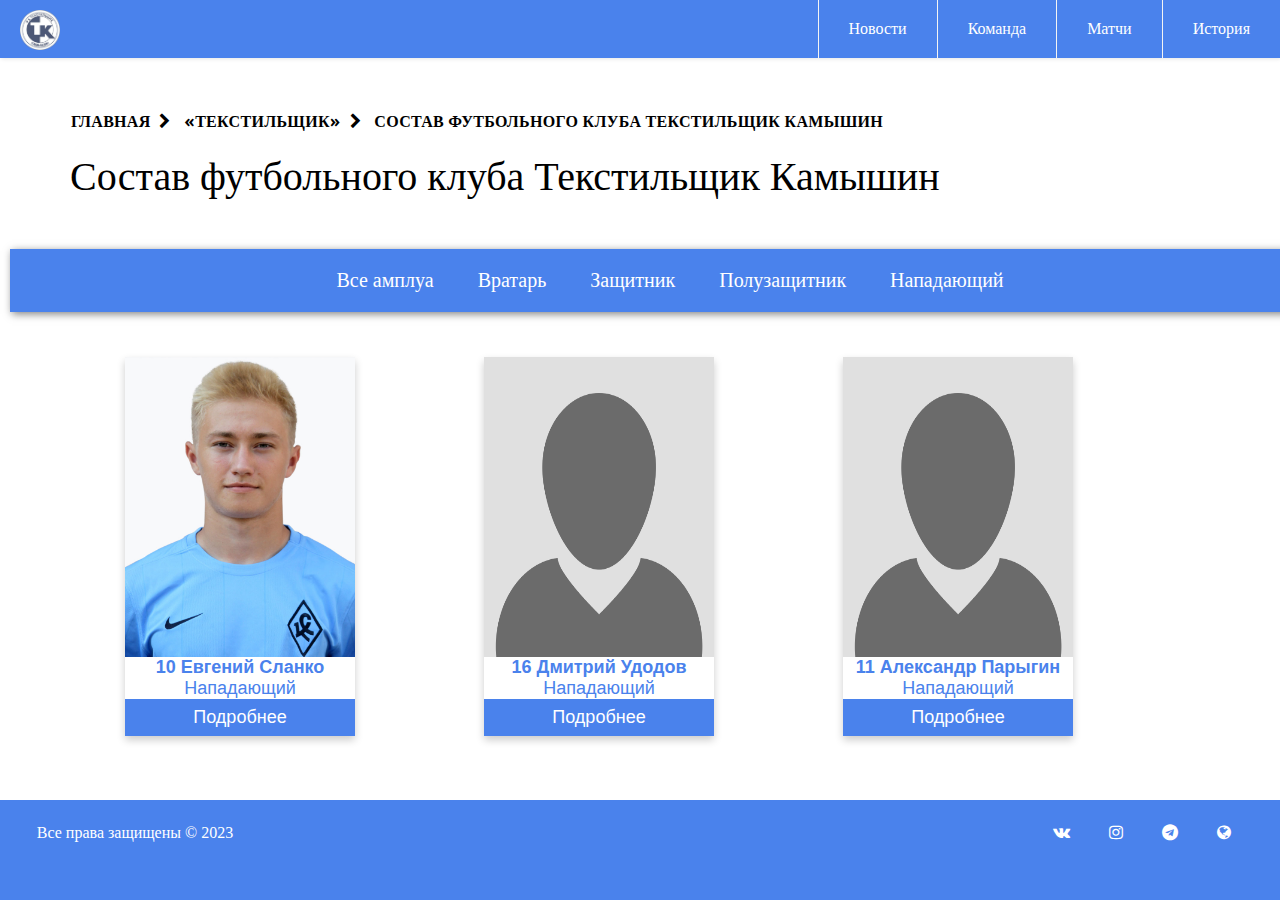
<file: nap.html>
<!DOCTYPE html>
<html lang="ru">
<head>
    <meta charset="UTF-8">
    <meta name="description" content="Официальный сайт футбольного клуба Текстильщик Камышин,новости,календарь,результаты матчей.">
    <meta name="keywords" content="Текстильщик, Камышин, футбол, мяч, новости, результаты">
    <meta name="viewport" content="width=device-width, initial-scale=1">
    <title>Официальный сайт футбольного клуба Текстильщик Камышин</title>
    <link rel="shortcut icon" href="/icon/tk.ico" type="image/x-icon">
    <link rel="stylesheet" href="css/preloader.css">
    <link rel="stylesheet" href="css/nap.css">
    <link rel="stylesheet" href="css/font-awesome.min.css">
    <link rel="preconnect" href="https://fonts.googleapis.com">
    <link rel="preconnect" href="https://fonts.gstatic.com" crossorigin>
    <link href="https://fonts.googleapis.com/css2?family=Alumni+Sans+Collegiate+One&family=Suez+One&family=Young+Serif&display=swap" rel="stylesheet">
    <script src="/scripts/main.js"></script>


</head>`
<body>
   <! — Прелоудер—>
    <div id="preloder">
        <div class="loader"><div></div><div></div><div></div></div>
     </div>

<script src="//ajax.googleapis.com/ajax/libs/jquery/1.11.1/jquery.min.js"></script>

<script>
  $(window).on("load",function (){
        $(".loader").fadeOut();
         $("#preloder").delay(100).fadeOut("slow");
    });
</script>

 <! — Конец—>

                             <! — Шапка—>
                                        <header class="header">
                                            <div class="logo">
                                                <a href="index.html">
                                                     <img src="/image/tkt.png">
                                                </a>
                                            </div>

                                            <input class="menu-btn" type="checkbox" id="menu-btn" />
                                            <label class="menu-icon" for="menu-btn"><span class="navicon"></span></label>
                                                    <ul class="menu">
                                                    <li><a href="news.html">Новости</a></li>
                                                    <li><a href="team.html">Команда</a></li>
                                                    <li><a href="match.html">Матчи</a></li>
                                                    <li><a href="history.html">История</a></li>
                                                </ul>
                                        </header>
                             <! — Конец Шапки—>
                                <! — Основа—>
   <main>
     <div class="row">
       <div class="col-12">
        <div class="breadcrumb">
          <ol class="list-reset">
            <li><h1>Главная&nbsp&nbsp<i class="fa fa-chevron-right" aria-hidden="true">&nbsp&nbsp</i></h1></li>
            <li><h1>«Текстильщик»&nbsp&nbsp<i class="fa fa-chevron-right" aria-hidden="true">&nbsp&nbsp</i></h1></li>
            <li><h1>Состав футбольного клуба Текстильщик Камышин</h1></li>
          </ol>
        </div>
         <h1 class=" big-title" id="title">Состав футбольного клуба Текстильщик Камышин</h1>
       </div>
     </div>

<nav id="nav-2">
    <a class="link-2" href="team.html">Все амплуа</a>
    <a class="link-2" href="var.html">Вратарь</a>
    <a class="link-2" href="zaz.html">Защитник</a>
    <a class="link-2" href="pol.html">Полузащитник</a>
    <a class="link-2" href="nap.html">Нападающий</a>
</nav>

      </div>
       <div class="team-block">
           <div class="team-card">
                <img src="image/7315.jpg" alt="ignatov" ><br>
                <h1> 10 Евгений Сланко</h1>
                <p class="team-title">Нападающий</p>
                <a class="static1" href="http://ффво.рф/tournament35204/player/454950"> <p><button>Подробнее</button></p></a>
            </div>

           <div class="team-card">
                <img src="image/99.png" alt="ignatov" ><br>
                <h1> 16 Дмитрий Удодов</h1>
                <p class="team-title">Нападающий</p>
                <a class="static1" href="http://ффво.рф/tournament35204/player/796559"> <p><button>Подробнее</button></p></a>
            </div>

           <div class="team-card">
                <img src="image/99.png" alt="ignatov" ><br>
                <h1> 11 Александр Парыгин</h1>
                <p class="team-title">Нападающий</p>
               <a class="static1" href=""> <p><button>Подробнее</button></p></a>
            </div>
       </div>



   </main>










                                                        <! — Подвал—>
    <footer class="footer">
        <div id="social">
            <a href="https://vk.com/fc_tk" title="Группа Вконтакте"><i class="fa fa-vk" aria-hidden="true"></i></a>
            <a href="https://www.instagram.com/blaze_panama/" title="Инстаграмм"><i class="fa fa-instagram" aria-hidden="true"></i></a>
            <a href="https://t.me/armaggedon/" title="Телеграмм"><i class="fa fa-telegram" aria-hidden="true"></i></a>
            <a href="https://ru.wikipedia.org/wiki/Текстильщик_(футбольный_клуб,_Камышин)" title="Мы в интернете"><i class="fa fa-globe" aria-hidden="true"></i></a>
        </div>
        <div id="rights">
            <a href="">Все права защищены &copy; 2023</a>
        </div>
</footer>
                                                    <! — Конец Подвала—>
</body>
</html>
</file>
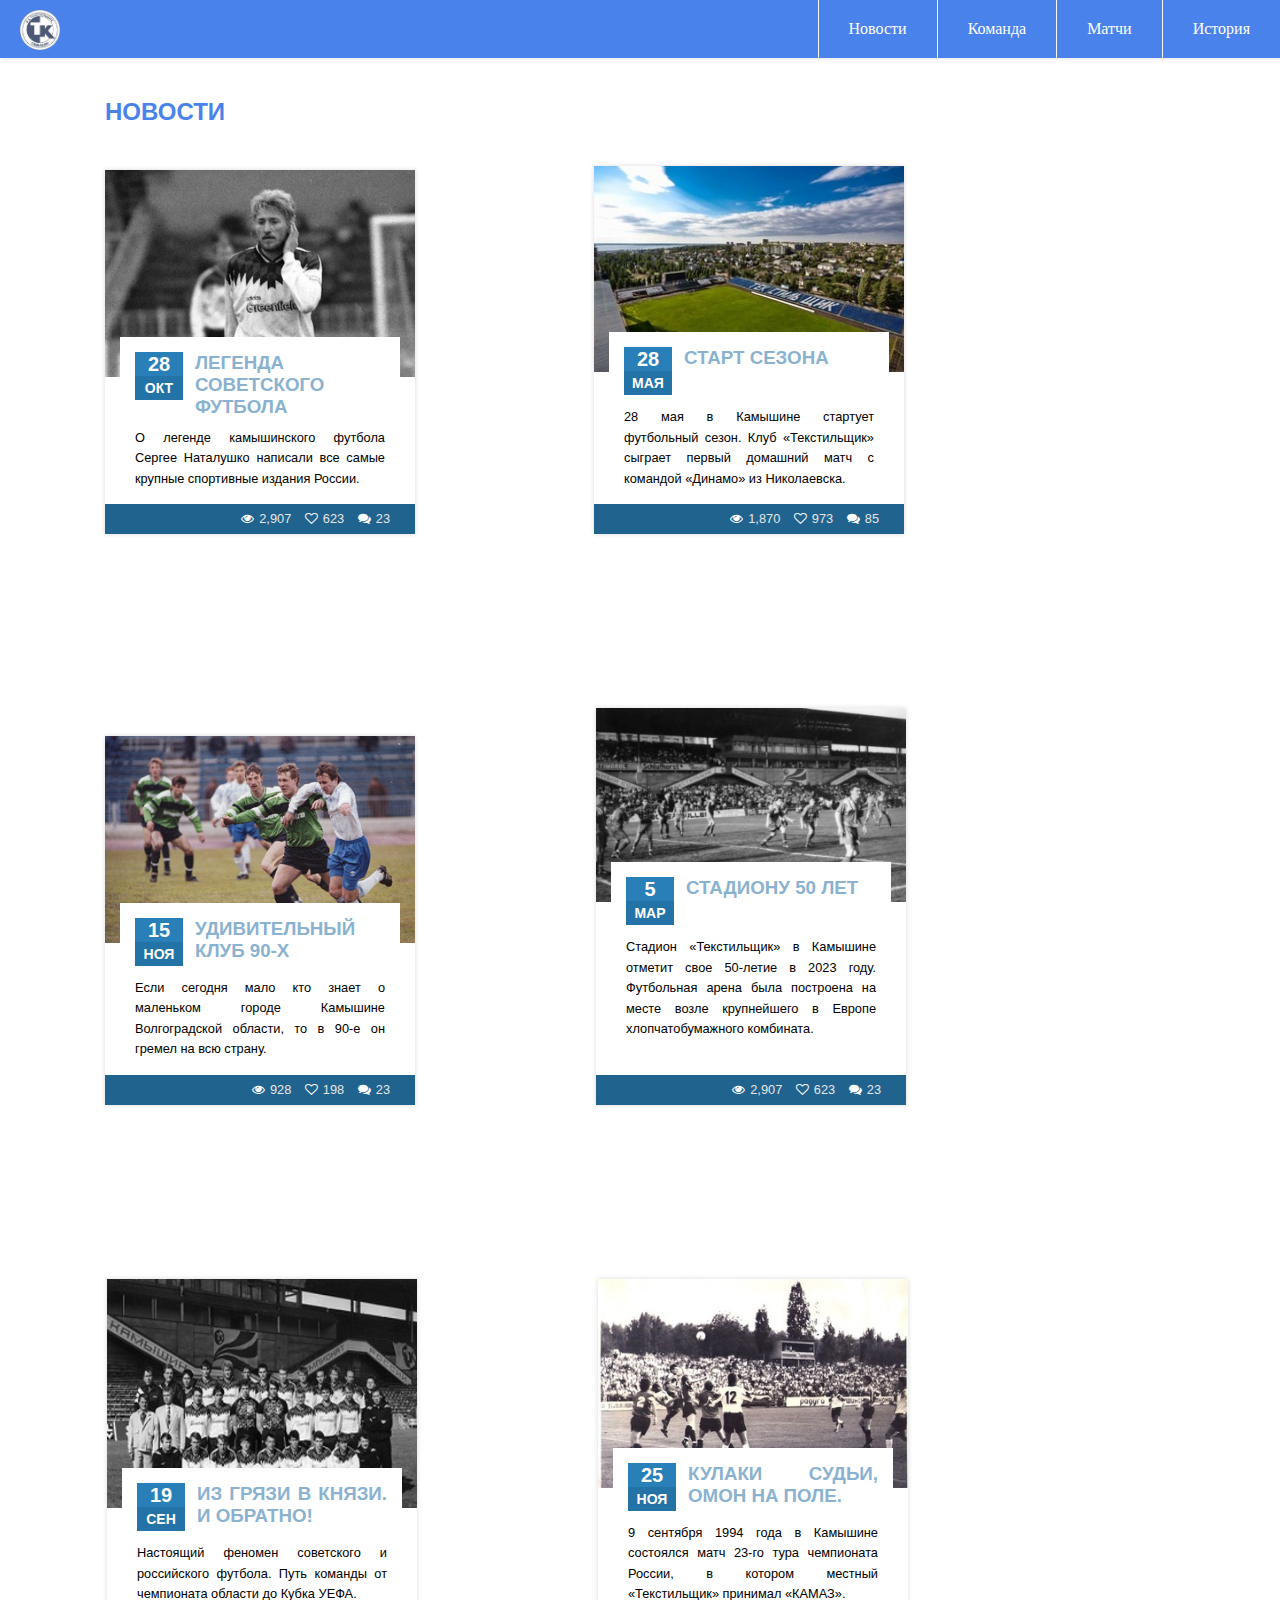
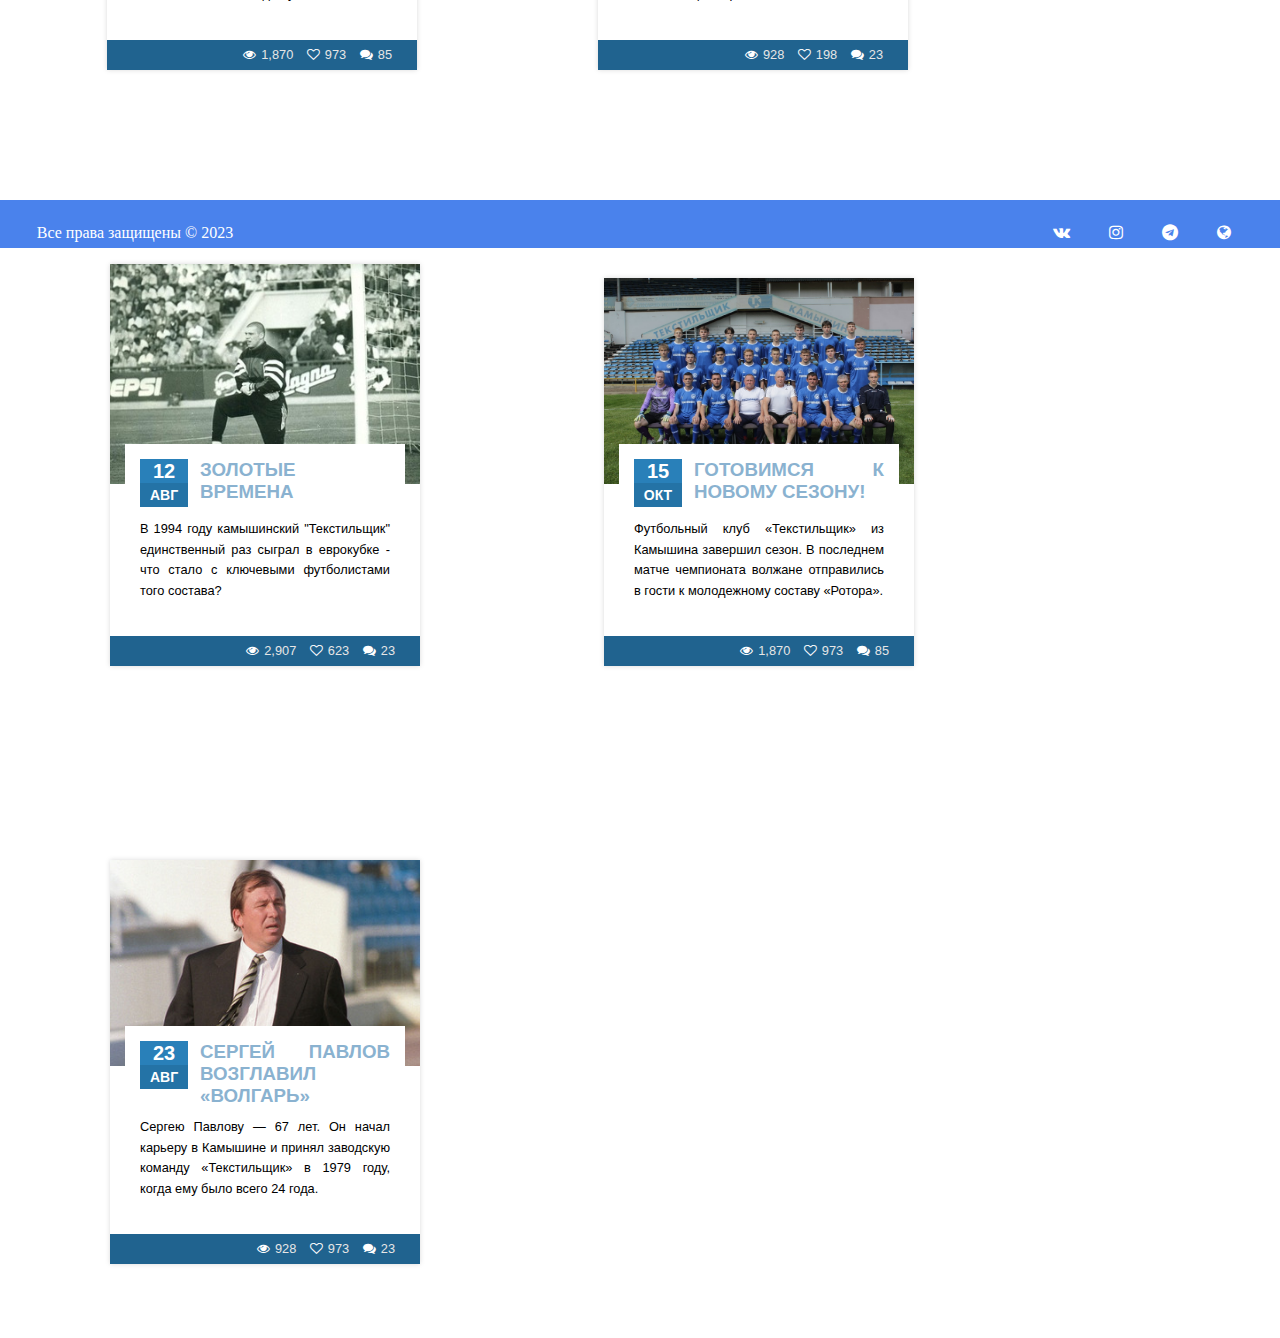
<file: news.html>
<!DOCTYPE html>
<html lang="ru">
<head>
    <meta charset="UTF-8">
    <meta name="description" content="Официальный сайт футбольного клуба Текстильщик Камышин,новости,календарь,результаты матчей.">
    <meta name="keywords" content="Текстильщик, Камышин, футбол, мяч, новости, результаты">
    <meta name="viewport" content="width=device-width, initial-scale=1">
    <title>Официальный сайт футбольного клуба Текстильщик Камышин</title>
    <link rel="shortcut icon" href="/icon/tk.ico" type="image/x-icon">
    <link rel="stylesheet" href="css/preloader.css">
    <link rel="stylesheet" href="css/news.css">
    <link rel="stylesheet" href="css/font-awesome.min.css">
    <link rel="preconnect" href="https://fonts.googleapis.com">
    <link rel="preconnect" href="https://fonts.gstatic.com" crossorigin>
    <link href="https://fonts.googleapis.com/css2?family=Alumni+Sans+Collegiate+One&family=Suez+One&family=Young+Serif&display=swap" rel="stylesheet">
    <script src="/scripts/main.js"></script>
    <script src="/scripts/news.js"></script>
    <script src="/scripts/like.js"></script>
</head>`
<body>
   <! — Прелоудер—>
    <div id="preloder">
        <div class="loader"><div></div><div></div><div></div></div>
     </div>

<script src="//ajax.googleapis.com/ajax/libs/jquery/1.11.1/jquery.min.js"></script>

<script>
  $(window).on("load",function (){
        $(".loader").fadeOut();
         $("#preloder").delay(100).fadeOut("slow");
    });
</script>

 <! — Конец—>

                             <! — Шапка—>
                                        <header class="header">
                                            <div class="logo">
                                                <a href="index.html">
                                                     <img src="/image/tkt.png">
                                                </a>
                                            </div>

                                            <input class="menu-btn" type="checkbox" id="menu-btn" />
                                            <label class="menu-icon" for="menu-btn"><span class="navicon"></span></label>
                                                    <ul class="menu">
                                                    <li><a href="news.html">Новости</a></li>
                                                    <li><a href="team.html">Команда</a></li>
                                                    <li><a href="match.html">Матчи</a></li>
                                                    <li><a href="history.html">История</a></li>
                                                </ul>
                                        </header>
                             <! — Конец Шапки—>
                                <! — Основа—>
   <! — 1 линия—>
   <div class="zag"> <h1>НОВОСТИ</h1></div>
   <figure class="snip1253">
  <div class="image"><img src="image/14.jpg" alt="sample52"/></div>
  <figcaption>
    <div class="date"><span class="day">28</span><span class="month">Окт</span></div>
    <h3>Легенда Советского футбола</h3>
    <p>
      О легенде камышинского футбола Сергее Наталушко написали все самые крупные спортивные издания России.
    </p>
  </figcaption>
  <footer>
    <div class="views"><i class="fa fa-eye" aria-hidden="true"></i>2,907</div>
    <div class="love"><i class="fa fa-heart-o" aria-hidden="true"></i>623</div>
    <div class="comments"><i class="fa fa-comments" aria-hidden="true"></i>23</div>
  </footer><a href="https://smartik.ru/kamyshin/post/169100980"></a>
</figure>
<figure class="snip1253 hover">
  <div class="image"><img src="image/stadion.jpg" alt="sample66"/></div>
  <figcaption>
    <div class="date"><span class="day">28</span><span class="month">Мая</span></div>
    <h3>Старт сезона</h3>
    <p>
      28 мая в Камышине стартует футбольный сезон. Клуб «Текстильщик» сыграет первый домашний матч с командой «Динамо» из Николаевска.
    </p>
  </figcaption>
  <footer>
    <div class="views"><i class="fa fa-eye" aria-hidden="true"></i>1,870</div>
    <div class="love"><i class="fa fa-heart-o" aria-hidden="true"></i>973</div>
    <div class="comments"><i class="fa fa-comments" aria-hidden="true"></i>85</div>
  </footer><a href="https://kamishin.bezformata.com/listnews/kamishine-startuet-futbolniy-sezon/117624377/"></a>
</figure>
<figure class="snip1253">
  <div class="image"><img src="image/news4.jpg" alt="sample59"/></div>
  <figcaption>
    <div class="date"><span class="day">15</span><span class="month">Ноя</span></div>
    <h3>Удивительный клуб 90-х</h3>
    <p>
      Если сегодня мало кто знает о маленьком городе Камышине Волгоградской области, то в 90-е он гремел на всю страну.
    </p>
  </figcaption>
  <footer>
    <div class="views"><i class="fa fa-eye" aria-hidden="true"></i>928</div>
    <div class="love"><i class="fa fa-heart-o" aria-hidden="true"></i>198</div>
    <div class="comments"><i class="fa fa-comments" aria-hidden="true"></i>23</div>
  </footer><a href="https://daily.afisha.ru/sport/23142-tekstilschik-iz-kamyshina-samyy-udivitelnyy-klub-90-h-vot-ego-istoriya/"></a>
    <! — 2 линия—>
</figure>
   <figure class="snip1254">
  <div class="image"><img src="image/stdd.jpg" alt="sample52"/></div>
  <figcaption>
    <div class="date"><span class="day">5</span><span class="month">Мар</span></div>
    <h3>Стадиону 50 лет</h3>
    <p>
      Стадион «Текстильщик» в Камышине отметит свое 50-летие в 2023 году. Футбольная арена была построена на месте возле крупнейшего в Европе хлопчатобумажного комбината.
    </p>
  </figcaption>
  <footer>
    <div class="views"><i class="fa fa-eye" aria-hidden="true"></i>2,907</div>
    <div class="love"><i class="fa fa-heart-o" aria-hidden="true"></i>623</div>
    <div class="comments"><i class="fa fa-comments" aria-hidden="true"></i>23</div>
  </footer><a href="https://dzen.ru/a/ZARLs4deDwlhrcB9"></a>
</figure>
<figure class="snip1254 hover">
  <div class="image"><img src="image/kam.jpg" alt="sample66"/></div>
  <figcaption>
    <div class="date"><span class="day">19</span><span class="month">Сен</span></div>
    <h3>Из грязи в князи. И обратно!</h3>
    <p>
      Настоящий феномен советского и российского футбола. Путь команды от чемпионата области до Кубка УЕФА.
    </p>
  </figcaption>
  <footer>
    <div class="views"><i class="fa fa-eye" aria-hidden="true"></i>1,870</div>
    <div class="love"><i class="fa fa-heart-o" aria-hidden="true"></i>973</div>
    <div class="comments"><i class="fa fa-comments" aria-hidden="true"></i>85</div>
  </footer><a href="https://gfom.ru/iz_gryazi_v_knyazi_i_obratno_chast_1_selviky.php"></a>
</figure>
<figure class="snip1254">
  <div class="image"><img src="image/18.jpg" alt="sample59"/></div>
  <figcaption>
    <div class="date"><span class="day">25</span><span class="month">Ноя</span></div>
    <h3>Кулаки судьи, ОМОН на поле.</h3>
    <p>
      9 сентября 1994 года в Камышине состоялся матч 23-го тура чемпионата России, в котором местный «Текстильщик» принимал «КАМАЗ».
    </p>
  </figcaption>
  <footer>
    <div class="views"><i class="fa fa-eye" aria-hidden="true"></i>928</div>
    <div class="love"><i class="fa fa-heart-o" aria-hidden="true"></i>198</div>
    <div class="comments"><i class="fa fa-comments" aria-hidden="true"></i>23</div>
  </footer><a href="https://www.sports.ru/tribuna/blogs/zina11/2957952.html"></a>
</figure>
   <! — 3 линия—>
   <figure class="snip1255">
  <div class="image"><img src="image/fil.jpg" alt="sample52"/></div>
  <figcaption>
    <div class="date"><span class="day">12</span><span class="month">АВГ</span></div>
    <h3>Золотые времена</h3>
    <p>
      В 1994 году камышинский "Текстильщик" единственный раз сыграл в еврокубке - что стало с ключевыми футболистами того состава?
    </p>
  </figcaption>
  <footer>
    <div class="views"><i class="fa fa-eye" aria-hidden="true"></i>2,907</div>
    <div class="love"><i class="fa fa-heart-o" aria-hidden="true"></i>623</div>
    <div class="comments"><i class="fa fa-comments" aria-hidden="true"></i>23</div>
  </footer><a href="https://dzen.ru/a/YVMCVU9jhXBFPpsW"></a>
</figure>
<figure class="snip1255 hover">
  <div class="image"><img src="image/tk2023.jpg" alt="sample66"/></div>
  <figcaption>
    <div class="date"><span class="day">15</span><span class="month">ОКТ</span></div>
    <h3>Готовимся к новому сезону!</h3>
    <p>
      Футбольный клуб «Текстильщик» из Камышина завершил сезон. В последнем матче чемпионата  волжане отправились в гости к молодежному составу «Ротора».
    </p>
  </figcaption>
  <footer>
    <div class="views"><i class="fa fa-eye" aria-hidden="true"></i>1,870</div>
    <div class="love"><i class="fa fa-heart-o" aria-hidden="true"></i>973</div>
    <div class="comments"><i class="fa fa-comments" aria-hidden="true"></i>85</div>
  </footer><a href="https://dzen.ru/a/ZSt5jU0Y7CaqqEWs"></a>
</figure>
<figure class="snip1255">
  <div class="image"><img src="image/pavlov.jpg" alt="sample59"/></div>
  <figcaption>
    <div class="date"><span class="day">23</span><span class="month">Авг</span></div>
    <h3> Сергей Павлов возглавил «Волгарь»</h3>
    <p>
      Сергею Павлову — 67 лет. Он начал карьеру в Камышине и принял заводскую команду «Текстильщик» в 1979 году, когда ему было всего 24 года.
    </p>
      <a href="https://dzen.ru/a/ZOWJU-4tOmaapGjI"></a>
  </figcaption>
  <footer>
    <div class="views"><i class="fa fa-eye" aria-hidden="true"></i>928</div>
      <div class="love"><i class="fa fa-heart-o" aria-hidden="true"></i>973</div>
    <div class="comments"><i class="fa fa-comments" aria-hidden="true"></i>23</div>
  </footer>
</figure>
                              <! — Конец основы—>
                                  <! — Подвал—>
  <footer class="footer">
        <div id="social">
            <a href="https://vk.com/fc_tk" title="Группа Вконтакте"><i class="fa fa-vk" aria-hidden="true"></i></a>
            <a href="https://www.instagram.com/blaze_panama/" title="Инстаграмм"><i class="fa fa-instagram" aria-hidden="true"></i></a>
            <a href="https://t.me/armaggedon/" title="Телеграмм"><i class="fa fa-telegram" aria-hidden="true"></i></a>
            <a href="https://ru.wikipedia.org/wiki/Текстильщик_(футбольный_клуб,_Камышин)" title="Мы в интернете"><i class="fa fa-globe" aria-hidden="true"></i></a>
        </div>
        <div id="rights">
            <a href="">Все права защищены &copy; 2023</a>
        </div>
</footer>
                                                    <! — Конец Подвала—>
</body>
</html>
</file>
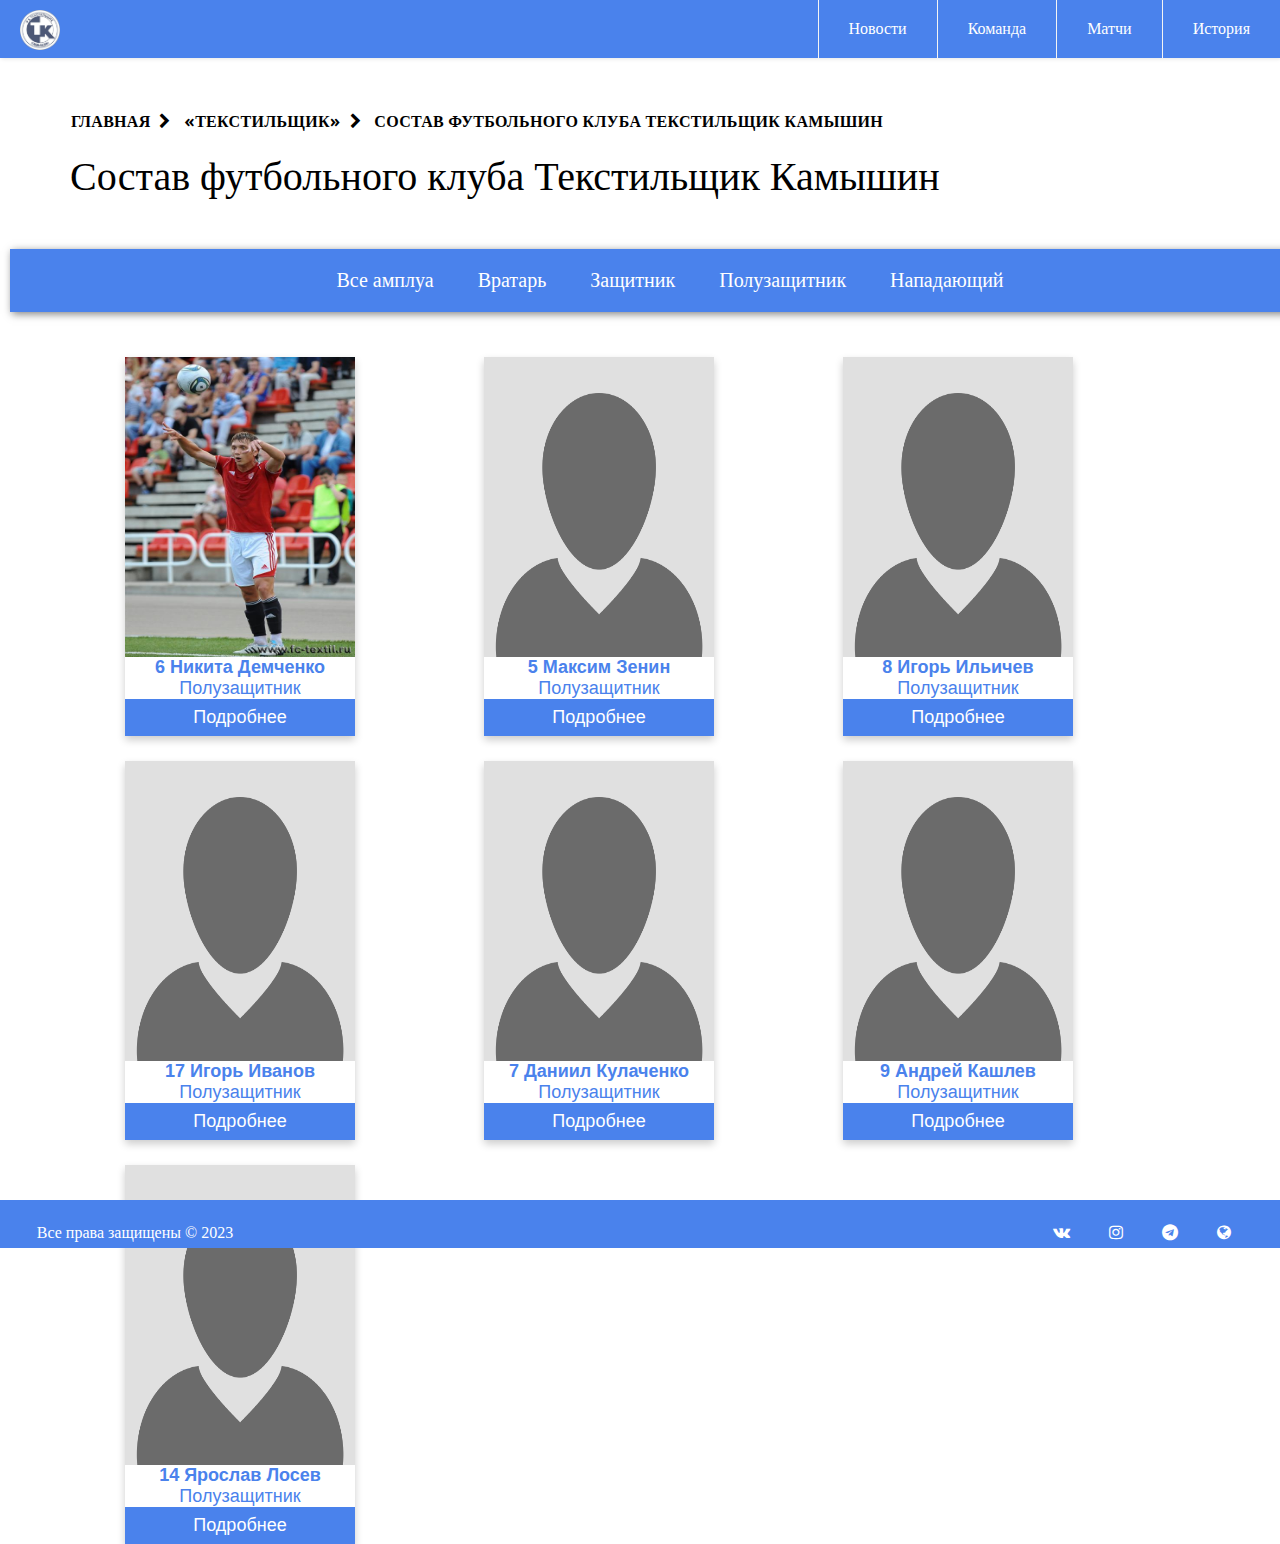
<file: pol.html>
<!DOCTYPE html>
<html lang="ru">
<head>
    <meta charset="UTF-8">
    <meta name="description" content="Официальный сайт футбольного клуба Текстильщик Камышин,новости,календарь,результаты матчей.">
    <meta name="keywords" content="Текстильщик, Камышин, футбол, мяч, новости, результаты">
    <meta name="viewport" content="width=device-width, initial-scale=1">
    <title>Официальный сайт футбольного клуба Текстильщик Камышин</title>
    <link rel="shortcut icon" href="/icon/tk.ico" type="image/x-icon">
    <link rel="stylesheet" href="css/preloader.css">
    <link rel="stylesheet" href="css/pol.css">
    <link rel="stylesheet" href="css/font-awesome.min.css">
    <link rel="preconnect" href="https://fonts.googleapis.com">
    <link rel="preconnect" href="https://fonts.gstatic.com" crossorigin>
    <link href="https://fonts.googleapis.com/css2?family=Alumni+Sans+Collegiate+One&family=Suez+One&family=Young+Serif&display=swap" rel="stylesheet">
    <script src="/scripts/main.js"></script>


</head>`
<body>
   <! — Прелоудер—>
    <div id="preloder">
        <div class="loader"><div></div><div></div><div></div></div>
     </div>

<script src="//ajax.googleapis.com/ajax/libs/jquery/1.11.1/jquery.min.js"></script>

<script>
  $(window).on("load",function (){
        $(".loader").fadeOut();
         $("#preloder").delay(100).fadeOut("slow");
    });
</script>

 <! — Конец—>

                             <! — Шапка—>
                                        <header class="header">
                                            <div class="logo">
                                                <a href="index.html">
                                                     <img src="/image/tkt.png">
                                                </a>
                                            </div>

                                            <input class="menu-btn" type="checkbox" id="menu-btn" />
                                            <label class="menu-icon" for="menu-btn"><span class="navicon"></span></label>
                                                    <ul class="menu">
                                                    <li><a href="news.html">Новости</a></li>
                                                    <li><a href="team.html">Команда</a></li>
                                                    <li><a href="match.html">Матчи</a></li>
                                                    <li><a href=history.html">История</a></li>
                                                </ul>
                                        </header>
                             <! — Конец Шапки—>
                                <! — Основа—>
   <main>
     <div class="row">
       <div class="col-12">
        <div class="breadcrumb">
          <ol class="list-reset">
            <li><h1>Главная&nbsp&nbsp<i class="fa fa-chevron-right" aria-hidden="true">&nbsp&nbsp</i></h1></li>
            <li><h1>«Текстильщик»&nbsp&nbsp<i class="fa fa-chevron-right" aria-hidden="true">&nbsp&nbsp</i></h1></li>
            <li><h1>Состав футбольного клуба Текстильщик Камышин</h1></li>
          </ol>
        </div>
         <h1 class=" big-title" id="title">Состав футбольного клуба Текстильщик Камышин</h1>
       </div>
     </div>

<nav id="nav-2">
    <a class="link-2" href="team.html">Все амплуа</a>
    <a class="link-2" href="var.html">Вратарь</a>
    <a class="link-2" href="zaz.html">Защитник</a>
    <a class="link-2" href="pol.html">Полузащитник</a>
    <a class="link-2" href="nap.html">Нападающий</a>
</nav>

      </div>
       <div class="team-block">
           <div class="team-card">
                <img src="image/dem.jpg" alt="ignatov" ><br>
                <h1> 6 Никита Демченко</h1>
                <p class="team-title">Полузащитник</p>
                <a class="static1" href="http://ффво.рф/tournament35204/player/106967"> <p><button>Подробнее</button></p></a>
            </div>

           <div class="team-card">
                <img src="image/99.png" alt="ignatov" ><br>
                <h1> 5 Максим Зенин</h1>
                <p class="team-title">Полузащитник</p>
                <a class="static1" href=""> <p><button>Подробнее</button></p></a>
            </div>
           <div class="team-card">
                <img src="image/99.png" alt="ignatov" ><br>
                <h1> 8 Игорь Ильичев</h1>
                <p class="team-title">Полузащитник</p>
                <a class="static1" href="http://ффво.рф/tournament35204/player/106971"> <p><button>Подробнее</button></p></a>
            </div>

           <div class="team-card">
                <img src="image/99.png" alt="ignatov" ><br>
                <h1> 17 Игорь Иванов</h1>
                <p class="team-title">Полузащитник</p>
                <a class="static1" href="http://ффво.рф/tournament35204/player/897673"> <p><button>Подробнее</button></p></a>
            </div>

           <div class="team-card">
                <img src="image/99.png" alt="ignatov" ><br>
                <h1> 7 Даниил Кулаченко</h1>
                <p class="team-title">Полузащитник</p>
               <a class="static1" href="http://ффво.рф/tournament35204/player/176147"> <p><button>Подробнее</button></p></a>
            </div>

           <div class="team-card">
                <img src="image/99.png" alt="ignatov" ><br>
                <h1> 9 Андрей Кашлев</h1>
                <p class="team-title">Полузащитник</p>
                <a class="static1" href="http://ффво.рф/tournament35204/player/106973"> <p><button>Подробнее</button></p></a>
            </div>

           <div class="team-card">
                <img src="image/99.png" alt="ignatov" ><br>
                <h1> 14 Ярослав Лосев</h1>
                <p class="team-title">Полузащитник</p>
                <a class="static1" href="http://ффво.рф/tournament35204/player/596666"> <p><button>Подробнее</button></p></a>
            </div>
       </div>



   </main>










                                                        <! — Подвал—>
    <footer class="footer">
        <div id="social">
            <a href="https://vk.com/fc_tk" title="Группа Вконтакте"><i class="fa fa-vk" aria-hidden="true"></i></a>
            <a href="https://www.instagram.com/blaze_panama/" title="Инстаграмм"><i class="fa fa-instagram" aria-hidden="true"></i></a>
            <a href="https://t.me/armaggedon/" title="Телеграмм"><i class="fa fa-telegram" aria-hidden="true"></i></a>
            <a href="https://ru.wikipedia.org/wiki/Текстильщик_(футбольный_клуб,_Камышин)" title="Мы в интернете"><i class="fa fa-globe" aria-hidden="true"></i></a>
        </div>
        <div id="rights">
            <a href="">Все права защищены &copy; 2023</a>
        </div>
</footer>
                                                    <! — Конец Подвала—>
</body>
</html>
</file>
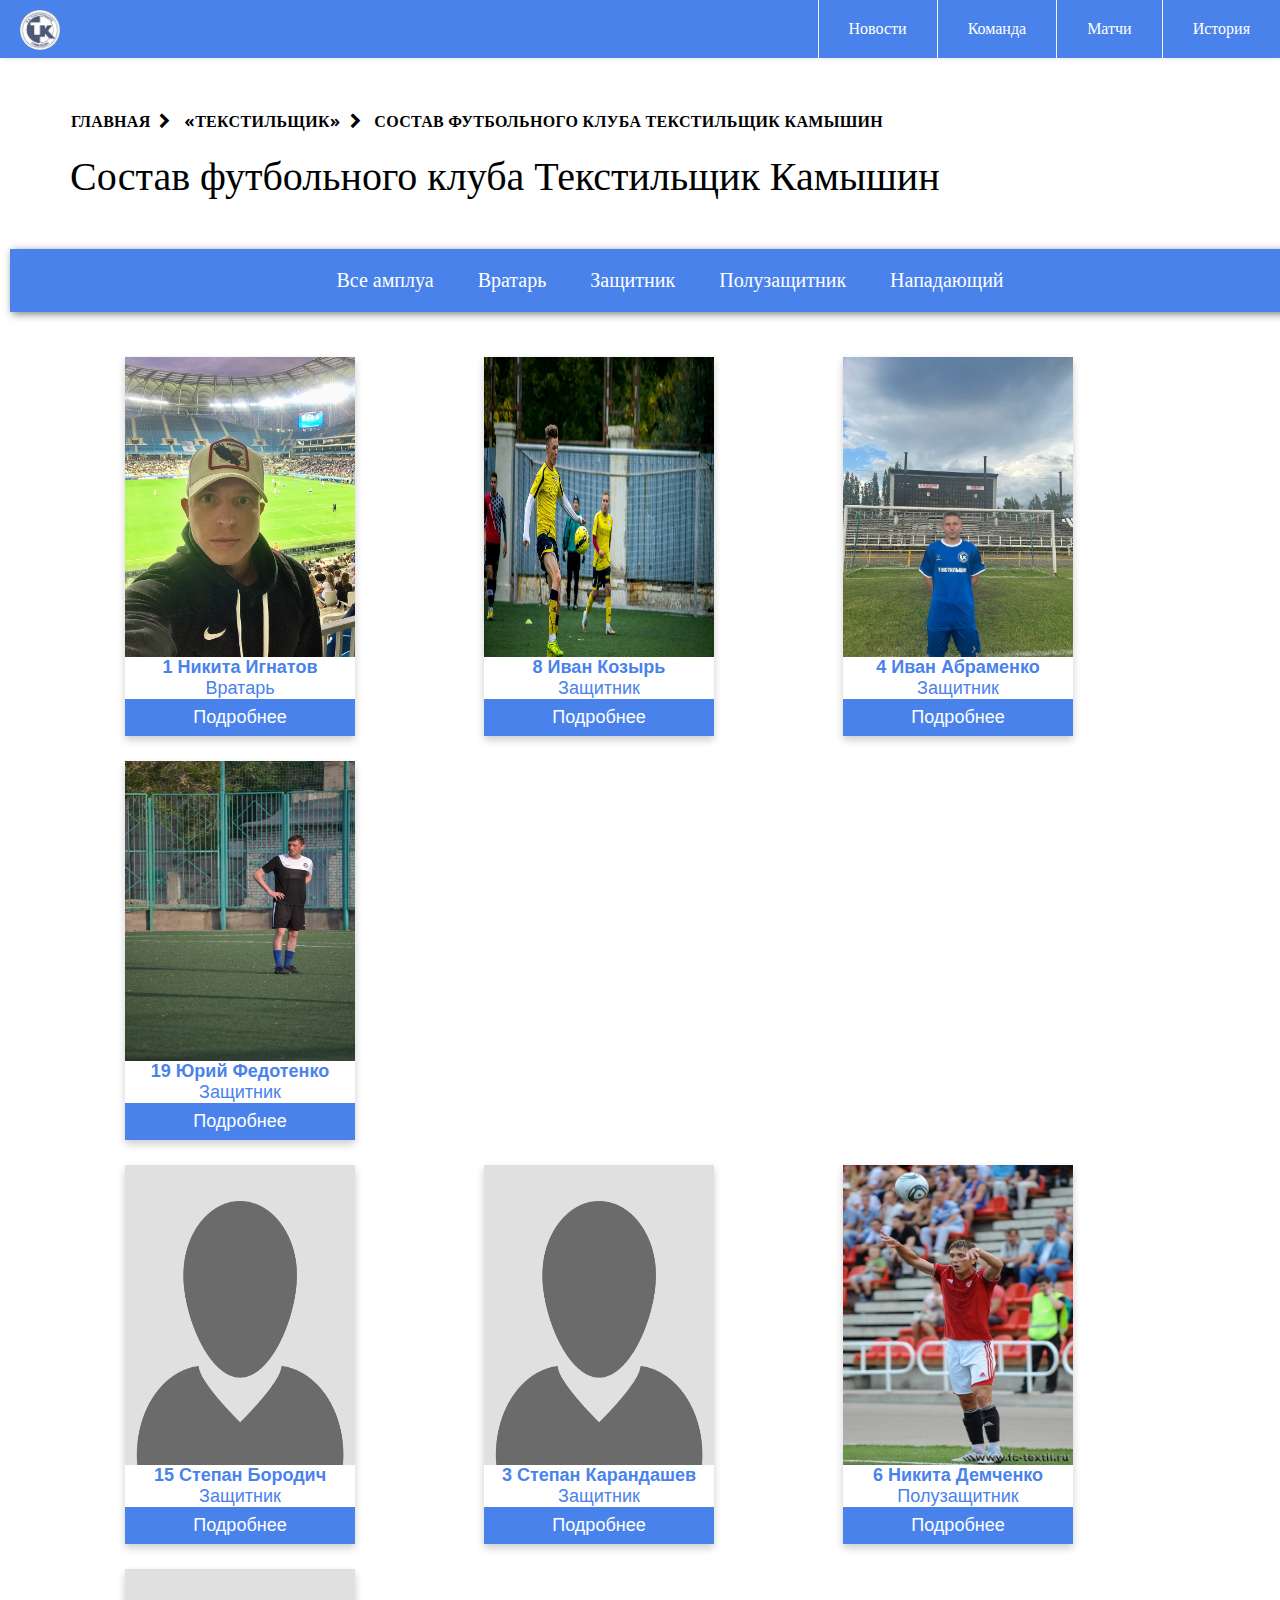
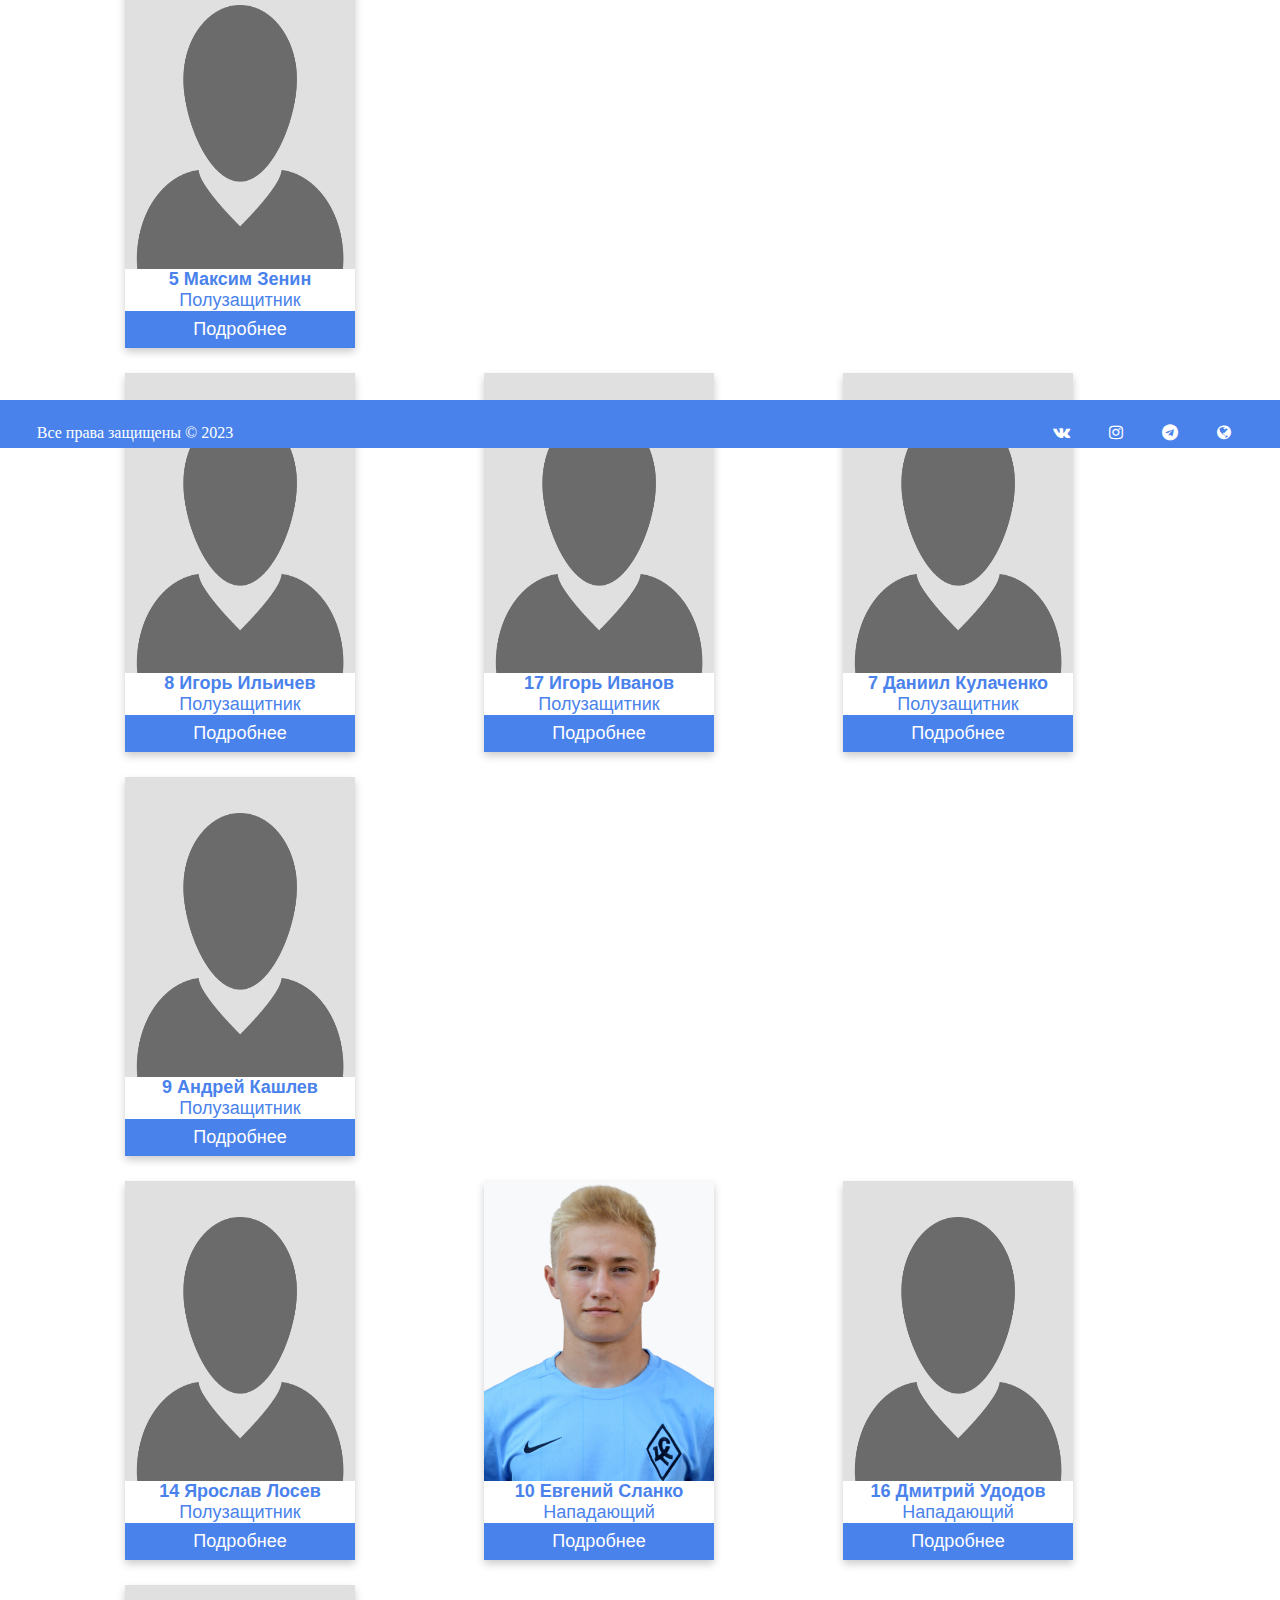
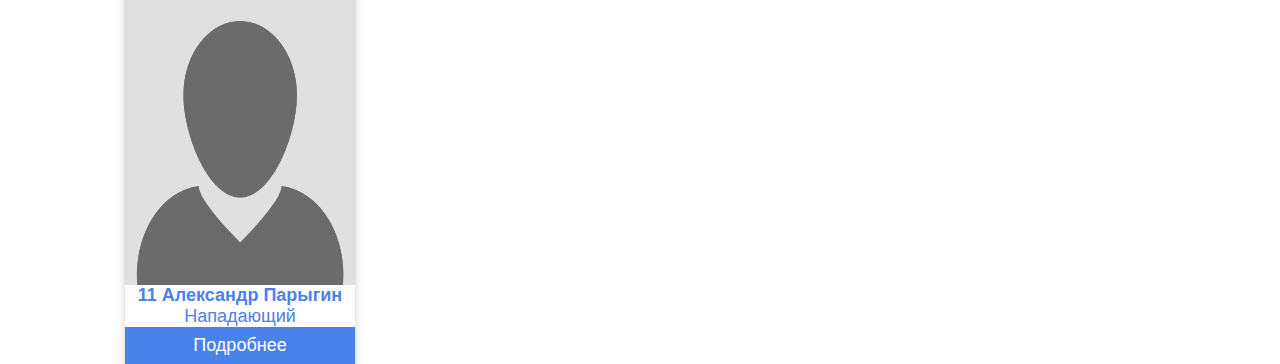
<file: team.html>
<!DOCTYPE html>
<html lang="ru">
<head>
    <meta charset="UTF-8">
    <meta name="description" content="Официальный сайт футбольного клуба Текстильщик Камышин,новости,календарь,результаты матчей.">
    <meta name="keywords" content="Текстильщик, Камышин, футбол, мяч, новости, результаты">
    <meta name="viewport" content="width=device-width, initial-scale=1">
    <title>Официальный сайт футбольного клуба Текстильщик Камышин</title>
    <link rel="shortcut icon" href="/icon/tk.ico" type="image/x-icon">
    <link rel="stylesheet" href="css/preloader.css">
    <link rel="stylesheet" href="css/team.css">
    <link rel="stylesheet" href="css/font-awesome.min.css">
    <link rel="preconnect" href="https://fonts.googleapis.com">
    <link rel="preconnect" href="https://fonts.gstatic.com" crossorigin>
    <link href="https://fonts.googleapis.com/css2?family=Alumni+Sans+Collegiate+One&family=Suez+One&family=Young+Serif&display=swap" rel="stylesheet">
    <script src="/scripts/main.js"></script>


</head>`
<body>
   <! — Прелоудер—>
    <div id="preloder">
        <div class="loader"><div></div><div></div><div></div></div>
     </div>

<script src="//ajax.googleapis.com/ajax/libs/jquery/1.11.1/jquery.min.js"></script>

<script>
  $(window).on("load",function (){
        $(".loader").fadeOut();
         $("#preloder").delay(100).fadeOut("slow");
    });
</script>

 <! — Конец—>

                             <! — Шапка—>
                                        <header class="header">
                                            <div class="logo">
                                                <a href="index.html">
                                                     <img src="/image/tkt.png">
                                                </a>
                                            </div>

                                            <input class="menu-btn" type="checkbox" id="menu-btn" />
                                            <label class="menu-icon" for="menu-btn"><span class="navicon"></span></label>
                                                    <ul class="menu">
                                                    <li><a href="news.html">Новости</a></li>
                                                    <li><a href="team.html">Команда</a></li>
                                                    <li><a href="match.html">Матчи</a></li>
                                                    <li><a href="history.html">История</a></li>
                                                </ul>
                                        </header>
                             <! — Конец Шапки—>
                                <! — Основа—>
   <main>
     <div class="row">
       <div class="col-12">
        <div class="breadcrumb">
          <ol class="list-reset">
            <li><h1>Главная&nbsp&nbsp<i class="fa fa-chevron-right" aria-hidden="true">&nbsp&nbsp</i></h1></li>
            <li><h1>«Текстильщик»&nbsp&nbsp<i class="fa fa-chevron-right" aria-hidden="true">&nbsp&nbsp</i></h1></li>
            <li><h1>Состав футбольного клуба Текстильщик Камышин</h1></li>
          </ol>
        </div>
         <h1 class=" big-title" id="title">Состав футбольного клуба Текстильщик Камышин</h1>
       </div>
     </div>

<nav id="nav-2">
    <a class="link-2" href="team.html">Все амплуа</a>
    <a class="link-2" href="var.html">Вратарь</a>
    <a class="link-2" href="zaz.html">Защитник</a>
    <a class="link-2" href="pol.html">Полузащитник</a>
    <a class="link-2" href="nap.html">Нападающий</a>
</nav>

      </div>
       <div class="team-block">
            <div class="team-card">
                <img src="image/ign.jpg" alt="ignatov" ><br>
                <h1> 1 Никита Игнатов</h1>
                <p class="team-title">Вратарь</p>
                <a class="static1" href="http://ффво.рф/tournament35204/player/454947"> <p><button>Подробнее</button></p></a>
            </div>

           <div class="team-card">
                <img src="image/koz.jpg" alt="ignatov" ><br>
                <h1> 8 Иван Козырь</h1>
                <p class="team-title">Защитник</p>
               <a class="static1" href="http://ффво.рф/tournament35204/player/119829"> <p><button>Подробнее</button></p></a>
            </div>

           <div class="team-card">
                <img src="image/abr.jpg" alt="ignatov" ><br>
                <h1> 4 Иван Абраменко</h1>
                <p class="team-title">Защитник</p>
                <a class="static1" href="http://ффво.рф/tournament35204/player/796551"> <p><button>Подробнее</button></p></a>
            </div>

           <div class="team-card">
                <img src="image/fed.jpg" alt="ignatov" ><br>
                <h1> 19 Юрий Федотенко</h1>
                <p class="team-title">Защитник</p>
                <a class="static1" href="http://ффво.рф/tournament35204/player/108318"> <p><button>Подробнее</button></p></a>
            </div>

           <br>
           <div class="team-card">
                <img src="image/99.png" alt="ignatov" ><br>
                <h1> 15 Степан Бородич</h1>
                <p class="team-title">Защитник</p>
                <a class="static1" href="http://ффво.рф/tournament35204/player/796552"> <p><button>Подробнее</button></p></a>
            </div>

           <div class="team-card">
                <img src="image/99.png" alt="ignatov" ><br>
                <h1> 3 Степан Карандашев</h1>
                <p class="team-title">Защитник</p>
                <a class="static1" href="http://ффво.рф/tournament35204/player/378032"> <p><button>Подробнее</button></p></a>
            </div>

           <div class="team-card">
                <img src="image/dem.jpg" alt="ignatov" ><br>
                <h1> 6 Никита Демченко</h1>
                <p class="team-title">Полузащитник</p>
                <a class="static1" href="http://ффво.рф/tournament35204/player/106967"> <p><button>Подробнее</button></p></a>
            </div>

           <div class="team-card">
                <img src="image/99.png" alt="ignatov" ><br>
                <h1> 5 Максим Зенин</h1>
                <p class="team-title">Полузащитник</p>
                <a class="static1" href=""> <p><button>Подробнее</button></p></a>
            </div>
           <br>
           <div class="team-card">
                <img src="image/99.png" alt="ignatov" ><br>
                <h1> 8 Игорь Ильичев</h1>
                <p class="team-title">Полузащитник</p>
                <a class="static1" href="http://ффво.рф/tournament35204/player/106971"> <p><button>Подробнее</button></p></a>
            </div>

           <div class="team-card">
                <img src="image/99.png" alt="ignatov" ><br>
                <h1> 17 Игорь Иванов</h1>
                <p class="team-title">Полузащитник</p>
                <a class="static1" href="http://ффво.рф/tournament35204/player/897673"> <p><button>Подробнее</button></p></a>
            </div>

           <div class="team-card">
                <img src="image/99.png" alt="ignatov" ><br>
                <h1> 7 Даниил Кулаченко</h1>
                <p class="team-title">Полузащитник</p>
               <a class="static1" href="http://ффво.рф/tournament35204/player/176147"> <p><button>Подробнее</button></p></a>
            </div>

           <div class="team-card">
                <img src="image/99.png" alt="ignatov" ><br>
                <h1> 9 Андрей Кашлев</h1>
                <p class="team-title">Полузащитник</p>
                <a class="static1" href="http://ффво.рф/tournament35204/player/106973"> <p><button>Подробнее</button></p></a>
            </div>
               <br>

           <div class="team-card">
                <img src="image/99.png" alt="ignatov" ><br>
                <h1> 14 Ярослав Лосев</h1>
                <p class="team-title">Полузащитник</p>
                <a class="static1" href="http://ффво.рф/tournament35204/player/596666"> <p><button>Подробнее</button></p></a>
            </div>

           <div class="team-card">
                <img src="image/7315.jpg" alt="ignatov" ><br>
                <h1> 10 Евгений Сланко</h1>
                <p class="team-title">Нападающий</p>
                <a class="static1" href="http://ффво.рф/tournament35204/player/454950"> <p><button>Подробнее</button></p></a>
            </div>

           <div class="team-card">
                <img src="image/99.png" alt="ignatov" ><br>
                <h1> 16 Дмитрий Удодов</h1>
                <p class="team-title">Нападающий</p>
                <a class="static1" href="http://ффво.рф/tournament35204/player/796559"> <p><button>Подробнее</button></p></a>
            </div>

           <div class="team-card">
                <img src="image/99.png" alt="ignatov" ><br>
                <h1> 11 Александр Парыгин</h1>
                <p class="team-title">Нападающий</p>
               <a class="static1" href=""> <p><button>Подробнее</button></p></a>
            </div>
       </div>



   </main>










                                                        <! — Подвал—>
    <footer class="footer">
        <div id="social">
            <a href="https://vk.com/fc_tk" title="Группа Вконтакте"><i class="fa fa-vk" aria-hidden="true"></i></a>
            <a href="https://www.instagram.com/blaze_panama/" title="Инстаграмм"><i class="fa fa-instagram" aria-hidden="true"></i></a>
            <a href="https://t.me/armaggedon/" title="Телеграмм"><i class="fa fa-telegram" aria-hidden="true"></i></a>
            <a href="https://ru.wikipedia.org/wiki/Текстильщик_(футбольный_клуб,_Камышин)" title="Мы в интернете"><i class="fa fa-globe" aria-hidden="true"></i></a>
        </div>
        <div id="rights">
            <a href="">Все права защищены &copy; 2023</a>
        </div>
</footer>
                                                    <! — Конец Подвала—>
</body>
</html>
</file>
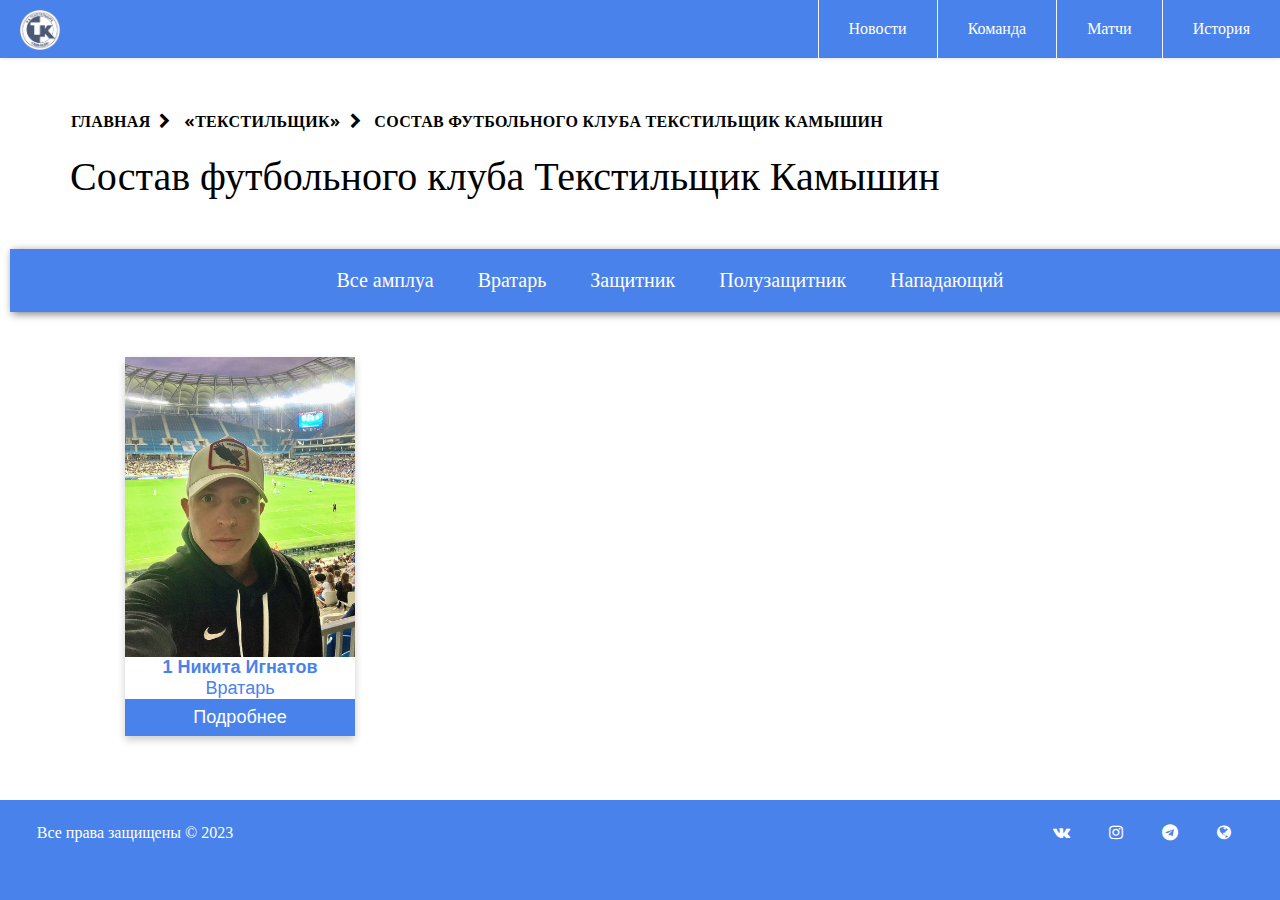
<file: var.html>
<!DOCTYPE html>
<html lang="ru">
<head>
    <meta charset="UTF-8">
    <meta name="description" content="Официальный сайт футбольного клуба Текстильщик Камышин,новости,календарь,результаты матчей.">
    <meta name="keywords" content="Текстильщик, Камышин, футбол, мяч, новости, результаты">
    <meta name="viewport" content="width=device-width, initial-scale=1">
    <title>Официальный сайт футбольного клуба Текстильщик Камышин</title>
    <link rel="shortcut icon" href="/icon/tk.ico" type="image/x-icon">
    <link rel="stylesheet" href="css/preloader.css">
    <link rel="stylesheet" href="css/var.css">
    <link rel="stylesheet" href="css/font-awesome.min.css">
    <link rel="preconnect" href="https://fonts.googleapis.com">
    <link rel="preconnect" href="https://fonts.gstatic.com" crossorigin>
    <link href="https://fonts.googleapis.com/css2?family=Alumni+Sans+Collegiate+One&family=Suez+One&family=Young+Serif&display=swap" rel="stylesheet">
    <script src="/scripts/main.js"></script>


</head>`
<body>
   <! — Прелоудер—>
    <div id="preloder">
        <div class="loader"><div></div><div></div><div></div></div>
     </div>

<script src="//ajax.googleapis.com/ajax/libs/jquery/1.11.1/jquery.min.js"></script>

<script>
  $(window).on("load",function (){
        $(".loader").fadeOut();
         $("#preloder").delay(100).fadeOut("slow");
    });
</script>

 <! — Конец—>

                             <! — Шапка—>
                                        <header class="header">
                                            <div class="logo">
                                                <a href="index.html">
                                                     <img src="/image/tkt.png">
                                                </a>
                                            </div>

                                            <input class="menu-btn" type="checkbox" id="menu-btn" />
                                            <label class="menu-icon" for="menu-btn"><span class="navicon"></span></label>
                                                    <ul class="menu">
                                                    <li><a href="news.html">Новости</a></li>
                                                    <li><a href="team.html">Команда</a></li>
                                                    <li><a href="match.html">Матчи</a></li>
                                                    <li><a href="history.html">История</a></li>
                                                </ul>
                                        </header>
                             <! — Конец Шапки—>
                                <! — Основа—>
   <main>
     <div class="row">
       <div class="col-12">
        <div class="breadcrumb">
          <ol class="list-reset">
            <li><h1>Главная&nbsp&nbsp<i class="fa fa-chevron-right" aria-hidden="true">&nbsp&nbsp</i></h1></li>
            <li><h1>«Текстильщик»&nbsp&nbsp<i class="fa fa-chevron-right" aria-hidden="true">&nbsp&nbsp</i></h1></li>
            <li><h1>Состав футбольного клуба Текстильщик Камышин</h1></li>
          </ol>
        </div>
         <h1 class=" big-title" id="title">Состав футбольного клуба Текстильщик Камышин</h1>
       </div>
     </div>

<nav id="nav-2">
    <a class="link-2" href="team.html">Все амплуа</a>
    <a class="link-2" href="var.html">Вратарь</a>
    <a class="link-2" href="zaz.html">Защитник</a>
    <a class="link-2" href="pol.html">Полузащитник</a>
    <a class="link-2" href="nap.html">Нападающий</a>
</nav>

      </div>
       <div class="team-block">
            <div class="team-card">
                <img src="image/ign.jpg" alt="ignatov" ><br>
                <h1> 1 Никита Игнатов</h1>
                <p class="team-title">Вратарь</p>
                <a class="static1" href="http://ффво.рф/tournament35204/player/454947"> <p><button>Подробнее</button></p></a>
            </div>


       </div>

     </main>










                                                        <! — Подвал—>
    <footer class="footer">
        <div id="social">
            <a href="https://vk.com/fc_tk" title="Группа Вконтакте"><i class="fa fa-vk" aria-hidden="true"></i></a>
            <a href="https://www.instagram.com/blaze_panama/" title="Инстаграмм"><i class="fa fa-instagram" aria-hidden="true"></i></a>
            <a href="https://t.me/armaggedon/" title="Телеграмм"><i class="fa fa-telegram" aria-hidden="true"></i></a>
            <a href="https://ru.wikipedia.org/wiki/Текстильщик_(футбольный_клуб,_Камышин)" title="Мы в интернете"><i class="fa fa-globe" aria-hidden="true"></i></a>
        </div>
        <div id="rights">
            <a href="">Все права защищены &copy; 2023</a>
        </div>
</footer>
                                                    <! — Конец Подвала—>
</body>
</html>
</file>
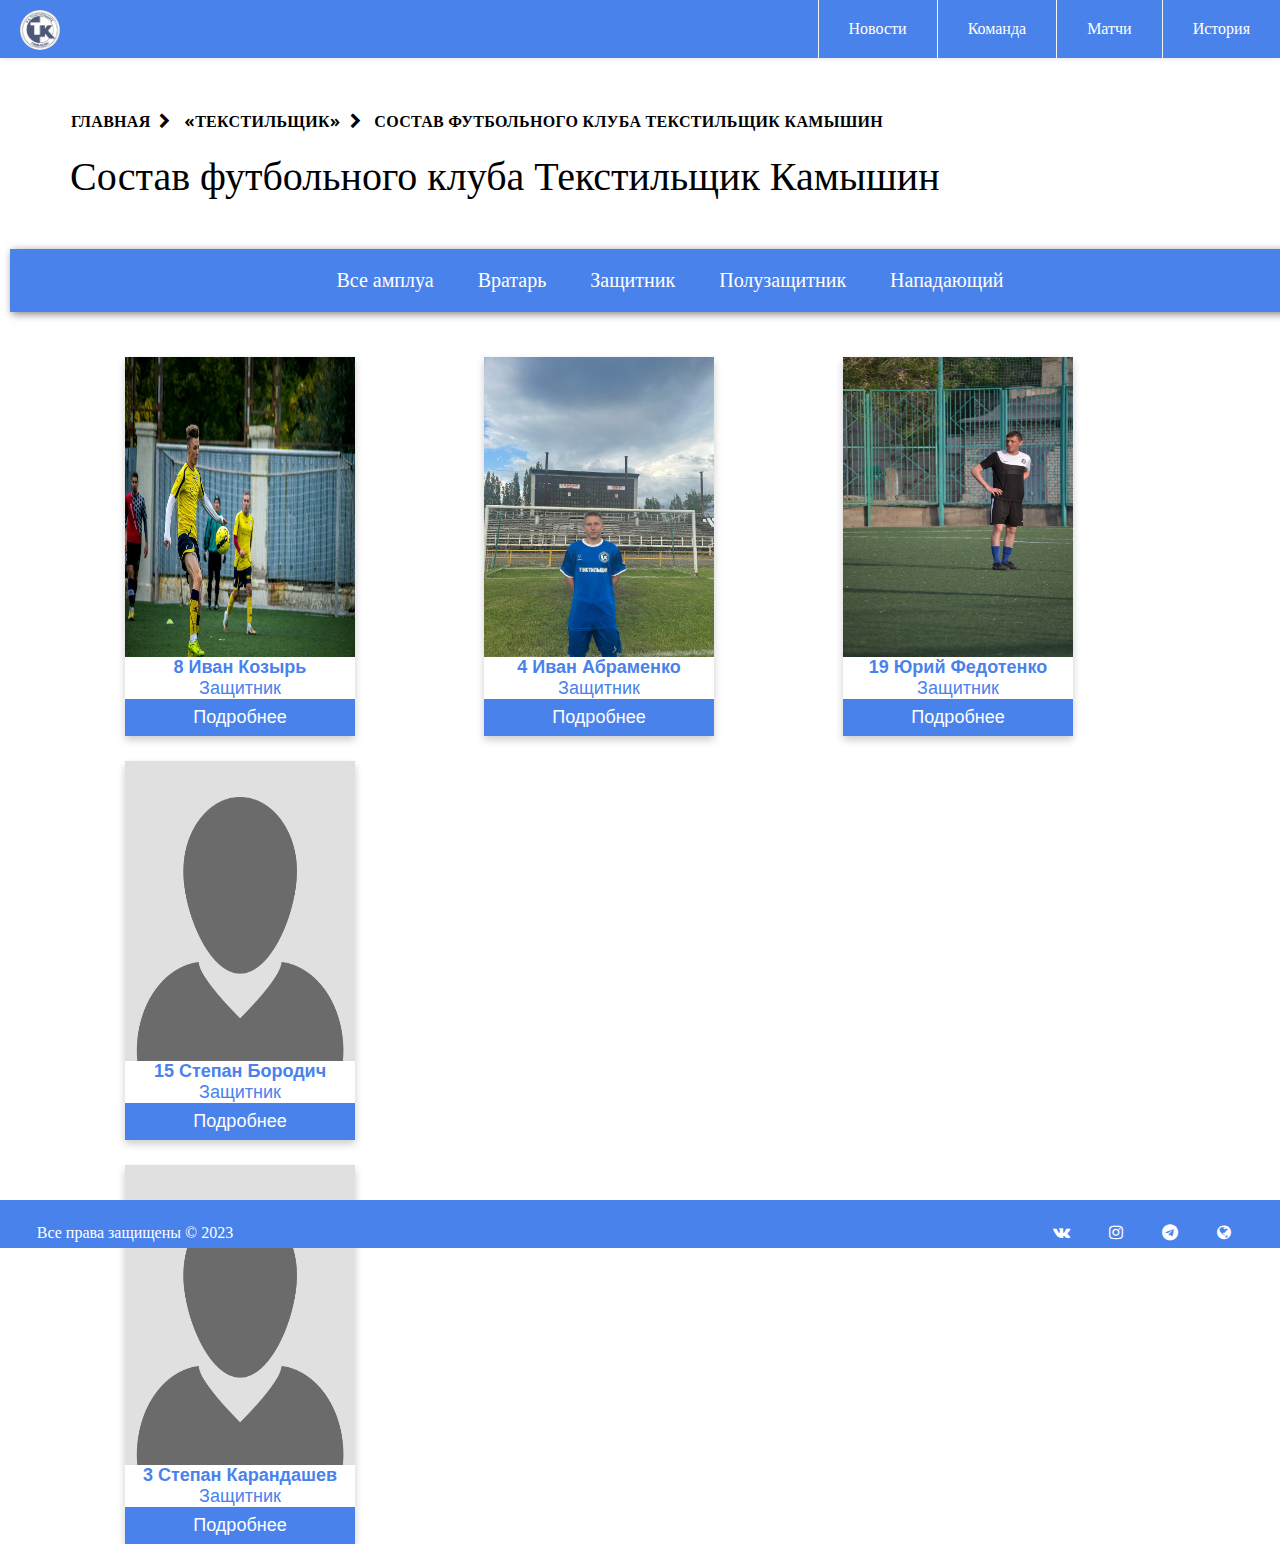
<file: zaz.html>
<!DOCTYPE html>
<html lang="ru">
<head>
    <meta charset="UTF-8">
    <meta name="description" content="Официальный сайт футбольного клуба Текстильщик Камышин,новости,календарь,результаты матчей.">
    <meta name="keywords" content="Текстильщик, Камышин, футбол, мяч, новости, результаты">
    <meta name="viewport" content="width=device-width, initial-scale=1">
    <title>Официальный сайт футбольного клуба Текстильщик Камышин</title>
    <link rel="shortcut icon" href="/icon/tk.ico" type="image/x-icon">
    <link rel="stylesheet" href="css/preloader.css">
    <link rel="stylesheet" href="css/zaz.css">
    <link rel="stylesheet" href="css/font-awesome.min.css">
    <link rel="preconnect" href="https://fonts.googleapis.com">
    <link rel="preconnect" href="https://fonts.gstatic.com" crossorigin>
    <link href="https://fonts.googleapis.com/css2?family=Alumni+Sans+Collegiate+One&family=Suez+One&family=Young+Serif&display=swap" rel="stylesheet">
    <script src="/scripts/main.js"></script>


</head>`
<body>
   <! — Прелоудер—>
    <div id="preloder">
        <div class="loader"><div></div><div></div><div></div></div>
     </div>

<script src="//ajax.googleapis.com/ajax/libs/jquery/1.11.1/jquery.min.js"></script>

<script>
  $(window).on("load",function (){
        $(".loader").fadeOut();
         $("#preloder").delay(100).fadeOut("slow");
    });
</script>

 <! — Конец—>

                             <! — Шапка—>
                                        <header class="header">
                                            <div class="logo">
                                                <a href="index.html">
                                                     <img src="/image/tkt.png">
                                                </a>
                                            </div>

                                            <input class="menu-btn" type="checkbox" id="menu-btn" />
                                            <label class="menu-icon" for="menu-btn"><span class="navicon"></span></label>
                                                    <ul class="menu">
                                                    <li><a href="news.html">Новости</a></li>
                                                    <li><a href="team.html">Команда</a></li>
                                                    <li><a href="match.html">Матчи</a></li>
                                                    <li><a href="history.html">История</a></li>
                                                </ul>
                                        </header>
                             <! — Конец Шапки—>
                                <! — Основа—>
   <main>
     <div class="row">
       <div class="col-12">
        <div class="breadcrumb">
          <ol class="list-reset">
            <li><h1>Главная&nbsp&nbsp<i class="fa fa-chevron-right" aria-hidden="true">&nbsp&nbsp</i></h1></li>
            <li><h1>«Текстильщик»&nbsp&nbsp<i class="fa fa-chevron-right" aria-hidden="true">&nbsp&nbsp</i></h1></li>
            <li><h1>Состав футбольного клуба Текстильщик Камышин</h1></li>
          </ol>
        </div>
         <h1 class=" big-title" id="title">Состав футбольного клуба Текстильщик Камышин</h1>
       </div>
     </div>

<nav id="nav-2">
    <a class="link-2" href="team.html">Все амплуа</a>
    <a class="link-2" href="var.html">Вратарь</a>
    <a class="link-2" href="zaz.html">Защитник</a>
    <a class="link-2" href="pol.html">Полузащитник</a>
    <a class="link-2" href="nap.html">Нападающий</a>
</nav>

      </div>
       <div class="team-block">
           <div class="team-card">
                <img src="image/koz.jpg" alt="ignatov" ><br>
                <h1> 8 Иван Козырь</h1>
                <p class="team-title">Защитник</p>
               <a class="static1" href="http://ффво.рф/tournament35204/player/119829"> <p><button>Подробнее</button></p></a>
            </div>

           <div class="team-card">
                <img src="image/abr.jpg" alt="ignatov" ><br>
                <h1> 4 Иван Абраменко</h1>
                <p class="team-title">Защитник</p>
                <a class="static1" href="http://ффво.рф/tournament35204/player/796551"> <p><button>Подробнее</button></p></a>
            </div>

           <div class="team-card">
                <img src="image/fed.jpg" alt="ignatov" ><br>
                <h1> 19 Юрий Федотенко</h1>
                <p class="team-title">Защитник</p>
                <a class="static1" href="http://ффво.рф/tournament35204/player/108318"> <p><button>Подробнее</button></p></a>
            </div>

           <div class="team-card">
                <img src="image/99.png" alt="ignatov" ><br>
                <h1> 15 Степан Бородич</h1>
                <p class="team-title">Защитник</p>
                <a class="static1" href="http://ффво.рф/tournament35204/player/796552"> <p><button>Подробнее</button></p></a>
            </div>
<br>
           <div class="team-card">
                <img src="image/99.png" alt="ignatov" ><br>
                <h1> 3 Степан Карандашев</h1>
                <p class="team-title">Защитник</p>
                <a class="static1" href="http://ффво.рф/tournament35204/player/378032"> <p><button>Подробнее</button></p></a>
            </div>
       </div>
   </main>


                                                        <! — Подвал—>
    <footer class="footer">
        <div id="social">
            <a href="https://vk.com/fc_tk" title="Группа Вконтакте"><i class="fa fa-vk" aria-hidden="true"></i></a>
            <a href="https://www.instagram.com/blaze_panama/" title="Инстаграмм"><i class="fa fa-instagram" aria-hidden="true"></i></a>
            <a href="https://t.me/armaggedon/" title="Телеграмм"><i class="fa fa-telegram" aria-hidden="true"></i></a>
            <a href="https://ru.wikipedia.org/wiki/Текстильщик_(футбольный_клуб,_Камышин)" title="Мы в интернете"><i class="fa fa-globe" aria-hidden="true"></i></a>
        </div>
        <div id="rights">
            <a href="">Все права защищены &copy; 2023</a>
        </div>
</footer>
                                                    <! — Конец Подвала—>
</body>
</html>
</file>
<file: css/preloader.css>
#preloder {
  position: fixed;
  width: 100%;
  height: 100%;
  top: 0;
  left: 0;
  z-index: 999999;
  background: #002;
}

@keyframes rotate {
  0% {
    -webkit-transform: rotate(0deg) scale(1);
    transform: rotate(0deg) scale(1);
  }
  50% {
    -webkit-transform: rotate(180deg) scale(0.6);
    transform: rotate(180deg) scale(0.6);
  }
  100% {
    -webkit-transform: rotate(360deg) scale(1);
    transform: rotate(360deg) scale(1);
  }
}

.loader {
  width: 26px;
  height: 26px;
  position: absolute;
  top: 57%;
  left: 50%;
  margin-top: -13px;
  margin-left: -13px;
  -webkit-transform: translateY(-25px);
  transform: translateY(-25px);
}

.loader>div {
  -webkit-animation-fill-mode: both;
  animation-fill-mode: both;
  position: absolute;
  left: -20px;
  top: -20px;
  border: 2px solid #fff;
  border-bottom-color: transparent;
  border-top-color: transparent;
  border-radius: 100%;
  height: 35px;
  width: 35px;
  -webkit-animation: rotate 1s 0s ease-in-out infinite;
  animation: rotate 1s 0s ease-in-out infinite;
}

.loader>div:last-child {
  display: inline-block;
  top: -10px;
  left: -10px;
  width: 15px;
  height: 15px;
  -webkit-animation-duration: 0.5s;
  animation-duration: 0.5s;
  border-color: #fff transparent #fff transparent;
  -webkit-animation-direction: reverse;
  animation-direction: reverse;
}
</file>
<file: css/main.css>
html,
body,
 {
	height: 100%;
}

/* header */

.header {
  background-color: #4a82ec;
  box-shadow: 1px 1px 4px 0 rgba(0,0,0,.1);
  position: fixed;
  top: 0;
  width: 100%;
  z-index: 3;
}

.header ul {
  margin: 0;
  padding: 0;
  list-style: none;
  overflow: hidden;
  background-color: #4a82ec;
}

.header li a {
  display: block;
  padding: 20px 20px;
  border-left: 1px solid #f4f4f4;
  text-decoration: none;
}

.header li a:hover,
.header .menu-btn:hover {
  background-color: #4a82ec;
}

.header .logo {
  display: block;
  float: left;
  font-size: 2em;
  padding: 10px 20px;
  text-decoration: none;
}

/* menu */

.header .menu {
  clear: both;
  max-height: 0;
  transition: max-height .2s ease-out;
}

/* menu icon */

.header .menu-icon {
  cursor: pointer;
  display: inline-block;
  float: right;
  padding: 28px 20px;
  position: relative;
  user-select: none;
}

.header .menu-icon .navicon {
  background: #333;
  display: block;
  height: 2px;
  position: relative;
  transition: background .2s ease-out;
  width: 18px;
}

.header .menu-icon .navicon:before,
.header .menu-icon .navicon:after {
  background: #333;
  content: '';
  display: block;
  height: 100%;
  position: absolute;
  transition: all .2s ease-out;
  width: 100%;
}

.header .menu-icon .navicon:before {
  top: 5px;
}

.header .menu-icon .navicon:after {
  top: -5px;
}

/* menu btn */

.header .menu-btn {
  display: none;
}

.header .menu-btn:checked ~ .menu {
  max-height: 240px;
}

.header .menu-btn:checked ~ .menu-icon .navicon {
  background: transparent;
}

.header .menu-btn:checked ~ .menu-icon .navicon:before {
  transform: rotate(-45deg);
}

.header .menu-btn:checked ~ .menu-icon .navicon:after {
  transform: rotate(45deg);
}

.header .menu-btn:checked ~ .menu-icon:not(.steps) .navicon:before,
.header .menu-btn:checked ~ .menu-icon:not(.steps) .navicon:after {
  top: 0;
}

/* 48em = 768px */

@media (min-width: 48em) {
  .header li {
    float: left;
  }
  .header li a {
    padding: 20px 30px;
  }
  .header .menu {
    clear: none;
    float: right;
    max-height: none;
  }
  .header .menu-icon {
    display: none;
  }
}

* {
  padding: 0;
  margin: 0;
}
            /* Слайдер */
 /* Собственно сам слайдер */
.slider{
    width: 1150px;
    position: relative;
    margin: auto;
    height: 540px;
    margin-bottom: 15px;
}
/* Картинка мастабируется по отношению к родительскому элементу */
.slider .item img {
    object-fit: cover;
    min-width: 100%;
    min-height: 100%;
    border: none !important;
    box-shadow: none !important;
}
/* Кнопки вперед и назад */
.slider .prev, .slider .next {
    cursor: pointer;
    position: absolute;
    top: 0;
    top: 50%;
    width: auto;
    margin-top: -22px;
    padding: 16px;
    color: white;
    font-weight: bold;
    font-size: 12px;
    transition: 0.6s ease;
    border-radius: 0 3px 3px 0;
    border-width: 2px 2px 0 0;
    border: 1px solid white;
}
.slider .next {
    right: 0;
    border-radius: 3px 0 0 3px;
}
/* При наведении на кнопки добавляем фон кнопок */
.slider .prev:hover,
.slider .next:hover {
    background-color: #4a82ec;
}
/* Заголовок слайда */
.slideText {
    position: absolute;
    color: #fff;
    font-size: 35px;
    font-family: 'Roboto', sans-serif;
    /* Выравнивание текста по горизонтали и по вертикали*/
    left: 25%;
    top: 80%;
    transform: translate(-50%, -50%);
    /* Тень*/
    text-shadow: 1px 1px 1px #000, 0 0 1em #000;

}
.slideptext {
    position: absolute;
    color: #fff;
    font-size: 28px;
    font-family: 'Roboto', sans-serif;
    /* Выравнивание текста по горизонтали и по вертикали*/
    left: 25%;
    top: 90%;
    transform: translate(-50%, -50%);
    /* Тень*/
    text-shadow: 1px 1px 1px #000, 0 0 1em #000;

}
/* Черточки */
    .slider-dots {
      position: absolute;
      right: 0;
      bottom: 10px;
      left: 0;
      z-index: 15;
      display: flex;
      justify-content: center;
      padding-left: 0;
      margin-right: 15%;
      margin-left: 15%;
      list-style: none;
    }

    .slider-dots_item {
      position: relative;
      flex: 0 1 auto;
      width: 30px;
      height: 3px;
      margin-right: 3px;
      margin-left: 3px;
      text-indent: -999px;
      cursor: pointer;
      background-color: #4a82ec;
      border-radius: 6px;
    }

    .slider-dots_item::before {
      position: absolute;
      top: -10px;
      left: 0;
      display: inline-block;
      width: 100%;
      height: 10px;
      content: "";
    }

    .slider-dots_item::after {
      position: absolute;
      bottom: -10px;
      left: 0;
      display: inline-block;
      width: 100%;
      height: 10px;
      content: "";
    }

    .slider-dots_item_active {
      background-color: #fff;
    }
}
/* Анимация слайдов */
.slider .item {
    -webkit-animation-name: fade;
    -webkit-animation-duration: 1.5s;
    animation-name: fade;
    animation-duration: 1.5s;
}
@-webkit-keyframes fade {
    from {
        opacity: .4
    }
    to {
        opacity: 1
    }
}
@keyframes fade {
    from {
        opacity: .4
    }
    to {
        opacity: 1
    }
}
          /* Конец Слайдера */

          /* Гейм карточка */
    .game_card {
    width: 80px;
    height: 150px;

}
.game_card-block {
    margin: 60px 0 60px;
    display: block;
    font-family: PTSansRegular, Helvetica, Arial, sans-serif;
    font-size: 16px;
    line-height: 1.875;
    color: #333;
    background-color: #fff;
    -webkit-font-smoothing: antialiased;
    letter-spacing: .1px;

    }
.game_card-block-heading{
    display: grid;
    grid-template-columns: repeat(3,1fr);
    grid-column-gap: 40px;
    grid-row-gap: 20px;
    -webkit-box-align: end;
    -ms-flex-align: end;
    align-items: end;
    margin-bottom: 20px;
    display: block;
    width: 100%;
    margin: 50px 0px 20px 130px;
    grid-column-end: 1 span;
    font-family: PTSansRegular, Helvetica, Arial, sans-serif;
    font-weight: 400;
    color: #000000;
    padding-left: 20px;
    font-weight: 550;
    font-size: 22px;
}
.game_card-block-heading>a {
    display: inline-block;
    color: #2c2c2c;
    text-decoration: none;
    cursor: pointer;
    transition: all .15s ease;
    word-wrap: break-word;
}
.game_card-block-heading>a:hover {
    color: #28b2ed;
}
game_card-block-heading>h2 {
    font-family: PTSansRegular, Helvetica, Arial, sans-serif;
    font-weight: 400;
    color: #000000;
    padding-left: 20px;

    }
.game_card-block-slide-wrap {
    display: grid;
    grid-template-columns: repeat(3,1fr);
    grid-column-gap: 0px;
    grid-row-gap: 20px;
    -webkit-box-align: end;
    -ms-flex-align: end;
    align-items: end;
}

.game_card {
    display: -webkit-box;
    display: -ms-flexbox;
    display: flex;
    -webkit-box-orient: vertical;
    -webkit-box-direction: normal;
    -ms-flex-direction: column;
    flex-direction: column;
    -webkit-box-align: stretch;
    -ms-flex-align: stretch;
    align-items: stretch;
    min-width: 300px;
    min-height: 480px;
    background: #fff;
    border-radius: 15px;
    border: solid blu;
    padding: 20px;
    -webkit-box-shadow: 0 0 5px rgba(0,0,0,.15);
    box-shadow: 0 0 5px rgba(0,0,0,.15);
    border-radius: 45px;
    -webkit-box-sizing: border-box;
    box-sizing: border-box;
    padding-left: 30px;
    margin-left: 100px;
    }
 .game_card-head {
    min-height: 70px;
    width: 100%;
    display: -webkit-box;
    display: -ms-flexbox;
    display: flex;
    -webkit-box-orient: vertical;
    -webkit-box-direction: normal;
    -ms-flex-direction: column;
    flex-direction: column;
    -webkit-box-align: center;
    -ms-flex-align: center;
    align-items: center
}
.game_card-nearest {
    font-family: FuturaDemi,Helvetica,Arial,sans-serif;
    font-weight: 400;
    font-size: 12px;
    line-height: 20px;
    letter-spacing: .1em;
    text-transform: uppercase;
    text-align: center;
    color: #fff;
    padding: 2px 6px;
    margin-bottom: 10px;
    margin-top: 0px;
    min-width: 20px;
    display: -webkit-box;
    display: -ms-flexbox;
    display: flex;
    -webkit-box-align: center;
    -ms-flex-align: center;
    align-items: center;
    -webkit-box-pack: center;
    -ms-flex-pack: center;
    justify-content: center;
    background: #234399;
    border-radius: 8px;
}

.game_card-date {
    display: block;
    width: 100%;
    margin: 0;
    padding: 0;
    font-family: FuturaDemi,sans-serif;
    font-weight: 400;
    font-size: 12px;
    line-height: 30px;
    text-align: center;
    letter-spacing: 5px;
    text-transform: uppercase
}
.game-card .players-info {
    font-family: FuturaDemi,sans-serif;
    -webkit-box-pack: center;
    -ms-flex-pack: center;
    justify-content: center;
}
.players-info {
    display: flex;
    padding: 0px 30px;
    grid-gap: 10px;
    }
.game_card .player-opponent-img {
    width: 60px;
    height: 60px;
    border: 1px solid #c4c4c4;
    display: flex;
    overflow: hidden;
    -webkit-box-align: center;
    align-items: center;
    flex-shrink: 0;
    -webkit-box-pack: center;
    justify-content: center;
    padding: 0px;
    border-radius: 100%;
}
.game_card .side>span {
    font-family: FuturaDemi,sans-serif;
    margin-top: 14px;
    margin-left: 0px;
    line-height: 20px;
    min-height: 26px;
    width: 60px;
    display: -webkit-box;
    display: -ms-flexbox;
    display: flex;
    -webkit-box-pack: center;
    -ms-flex-pack: center;
    justify-content: center;
    letter-spacing: 1px;
}
.side span {
    margin-top: 10px;
    padding-right: -30px;
    text-align: center;
    letter-spacing: .1em;
    text-transform: uppercase;
    color: #2c2c2c;
    font-size: 14px;
    font-weight: 550;
}
.game_card .score {
    width: 60px;
    padding: 16px 0;
}

.game_card .table-score .icon>svg {
    display: block
}
.table-score__score-main {
    display: -webkit-box;
    display: flex;
    -webkit-box-align: center;
    align-items: center;
    -webkit-box-pack: center;
    justify-content: center;
    letter-spacing: .2em;
    color: #2c2c2c;
    font-size: 20px;
    font-weight: 550;
}
.game_card__info {
    font-weight: 400;
    font-size: 14px;
    line-height: 20px;
    text-align: center;
    letter-spacing: .05em;
    margin-top: 14px;
    margin-bottom: 12px;
    }
.game_card-btn-wrap {
    display: grid;
    grid-template-columns: 1fr;
    grid-row-gap: 20px;
    margin-top: auto;
    justify-items: center;
    grid-auto-rows: -webkit-min-content;
    grid-auto-rows: min-content;
}
.game-status_victory {
    color: #379f2f;
}
.game-status {
    display: -webkit-box;
    display: -ms-flexbox;
    display: flex;
    -webkit-box-align: center;
    -ms-flex-align: center;
    align-items: center;
    font-weight: 400;
    font-family: FuturaDemi,Helvetica,Arial,sans-serif;
    font-size: 14px;
    line-height: 20px;
    letter-spacing: .1em;
    text-transform: uppercase;
}
.game-status::before {
    content: "";
    display: block;
    width: 18px;
    height: 18px;
    margin-right: 10px;
    border-radius: 4px
}

.game-status_live {
    position: relative;
    color: #f45057
}

.game-status_live::before {
    width: 16px;
    height: 16px;
    background: #f45057;
    opacity: .2;
    border-radius: 100px;
    -webkit-animation-name: game-status_live;
    animation-name: game-status_live;
    -webkit-animation-duration: 1s;
    animation-duration: 1s;
    -webkit-animation-timing-function: ease-in-out;
    animation-timing-function: ease-in-out;
    -webkit-animation-iteration-count: infinite;
    animation-iteration-count: infinite;
    -webkit-animation-direction: alternate;
    animation-direction: alternate;
    -webkit-animation-delay: 0;
    animation-delay: 0
}

.game-status_live::after {
    content: "";
    display: block;
    position: absolute;
    top: 50%;
    left: 5px;
    -webkit-transform: translateY(-50%);
    transform: translateY(-50%);
    background: #f45057;
    width: 6px;
    height: 6px;
    border-radius: 100px
}

.game-status_victory {
    color: #379f2f;
    padding: 2px;
    font-weight: 550;
}

.game-status_victory::before {
    background: #379f2f;
    padding: 2px;
}

.game-status_defeat {
    color: #f45057;
}

.game-status_defeat::before {
    background: #f45057;
}

.game-status_draw {
    color: #e8a12b;
}

.game-status_draw::before {
    background: #e8a12b;
}

@-webkit-keyframes game-status_live {
    0% {
        -webkit-transform: scale(1);
        transform: scale(1);
        opacity: .1;
    }

    100% {
        -webkit-transform: scale(1.3);
        transform: scale(1.3);
        opacity: .2;
    }
}

@keyframes game-status_live {
    0% {
        -webkit-transform: scale(1);
        transform: scale(1);
        opacity: .1;
    }

    100% {
        -webkit-transform: scale(1.3);
        transform: scale(1.3);
        opacity: .2;
    }
}

.game-card-btn_overview {
    margin-bottom: 16px;
}
.game-card-btn {
    display: -webkit-box;
    display: -ms-flexbox;
    display: flex;
    -webkit-box-align: center;
    -ms-flex-align: center;
    align-items: center;
    -webkit-box-pack: center;
    -ms-flex-pack: center;
    justify-content: center;
    font-weight: 400;
    margin: 0;
    padding: 0;
    border: 0;
    background: 0 0;
    font-family: FuturaDemi,Helvetica,Arial,sans-serif;
    font-size: 14px;
    line-height: 20px;
    letter-spacing: .1em;
    text-transform: uppercase;
    text-align: center;
    color: #28b2ed;
    -webkit-transition: .3s ease-in-out 0s;
    transition: .3s ease-in-out 0s;
    -webkit-transition-property: color,border-color;
    transition-property: color,border-color;
    font-weight: 550;
    }
   .game-card-btn>a {
    color: #009ee1;
    text-decoration: none;
    cursor: pointer;
}
.game-card-btn_border {
    min-height: 50px;
    padding: 8px 22px;
    border: 2px solid #28b2ed;
    border-radius: 50px;
}
           /* НОВОСТИ */
@import url(https://fonts.googleapis.com/css?family=Raleway:400,600,700);
@import url(https://code.ionicframework.com/ionicons/2.0.1/css/ionicons.min.css);
figure.snip1253 {
  font-family: 'Raleway', Arial, sans-serif;
  color: #fff;
  position: relative;
  overflow: hidden;
  min-width: 250px;
  max-width: 310px;
  max-height: 450px;
  margin: 70px;
  width: 100%;
  background-color: #ffffff;
  color: #000000;
  text-align: justify;
  font-size: 16px;
  box-shadow: 0 0 5px rgba(0, 0, 0, 0.15);
  display: inline-block;
  margin-top: 40px;
  margin-left: 100px;
}
figure.snip1253 * {
  -webkit-box-sizing: border-box;
  box-sizing: border-box;
  -webkit-transition: all 0.3s ease;
  transition: all 0.3s ease;
}
figure.snip1253 .image {
  height: 100%;
  overflow: hidden;
  width: 100%;

}
figure.snip1253 img {
  width: 100%;
  vertical-align: top;
  position: relative;
  height: 100%;
}
figure.snip1253 figcaption {
  margin: -40px 15px 0;
  padding: 15px ;
  position: relative;
  background-color: #ffffff;
}
figure.snip1253 .date {
  background-color: #2980b9;
  top: 15px;
  color: #fff;
  left: 15px;
  min-height: 48px;
  min-width: 48px;
  position: absolute;
  text-align: center;
  font-size: 20px;
  font-weight: 700;
  text-transform: uppercase;
}
figure.snip1253 .date span {
  display: block;
  line-height: 24px;
}
figure.snip1253 .date .month {
  font-size: 14px;
  background-color: rgba(0, 0, 0, 0.1);
}
figure.snip1253 h3,
figure.snip1253 p {
  margin: 0;
  padding: 0;
}
figure.snip1253 h3 {
  min-height: 50px;
  margin-bottom: 10px;
  margin-left: 60px;
  display: inline-block;
  font-weight: 600;
  text-transform: uppercase;
}
figure.snip1253 p {
  font-size: 0.8em;
  margin-bottom: 20px;
  line-height: 1.6em;
}
figure.snip1253 footer {
  padding: 0 25px;
  background-color: #20638f;
  color: #e6e6e6;
  font-size: 0.8em;
  line-height: 30px;
  text-align: right;
}
figure.snip1253 footer > div {
  display: inline-block;
  margin-left: 10px;
}
figure.snip1253 footer i {
  color: #fff;
  margin-right: 5px;
}
figure.snip1253 a {
  left: 0;
  right: 0;
  top: 0;
  bottom: 0;
  position: absolute;
  z-index: 1;
}
figure.snip1253:hover img,
figure.snip1253.hover img {
  -webkit-transform: scale(1.15);
  transform: scale(1.15);
}



figure.snip1254 {
  font-family: 'Raleway', Arial, sans-serif;
  color: #fff;
  position: relative;
  overflow: hidden;
  min-width: 250px;
  max-width: 310px;
  max-height: 450px;
  margin: 70px;
  width: 100%;
  background-color: #ffffff;
  color: #000000;
  text-align: justify;
  font-size: 16px;
  box-shadow: 0 0 5px rgba(0, 0, 0, 0.15);
  display: inline-block;
  margin-top: 100px;
  margin-left: 107px;
}
figure.snip1254 * {
  -webkit-box-sizing: border-box;
  box-sizing: border-box;
  -webkit-transition: all 0.3s ease;
  transition: all 0.3s ease;
}
figure.snip1254 .image {
  height: 100%;
  overflow: hidden;
  width: 100%;

}
figure.snip1254 img {
  width: 100%;
  vertical-align: top;
  position: relative;
  height: 100%;
}
figure.snip1254 figcaption {
  margin: -40px 15px 0;
  padding: 15px ;
  position: relative;
  background-color: #ffffff;
}
figure.snip1254 .date {
  background-color: #2980b9;
  top: 15px;
  color: #fff;
  left: 15px;
  min-height: 48px;
  min-width: 48px;
  position: absolute;
  text-align: center;
  font-size: 20px;
  font-weight: 700;
  text-transform: uppercase;
}
figure.snip1254 .date span {
  display: block;
  line-height: 24px;
}
figure.snip1254 .date .month {
  font-size: 14px;
  background-color: rgba(0, 0, 0, 0.1);
}
figure.snip1254 h3,
figure.snip1253 p {
  margin: 0;
  padding: 0;
}
figure.snip1254 h3 {
  min-height: 50px;
  margin-bottom: 10px;
  margin-left: 60px;
  display: inline-block;
  font-weight: 600;
  text-transform: uppercase;
}
figure.snip1254 p {
  font-size: 0.8em;
  margin-bottom: 20px;
  line-height: 1.6em;
}
figure.snip1254 footer {
  padding: 0 25px;
  background-color: #20638f;
  color: #e6e6e6;
  font-size: 0.8em;
  line-height: 30px;
  text-align: right;
}
figure.snip1254 footer > div {
  display: inline-block;
  margin-left: 10px;
}
figure.snip1254 footer i {
  color: #fff;
  margin-right: 5px;
}
figure.snip1254 a {
  left: 0;
  right: 0;
  top: 0;
  bottom: 0;
  position: absolute;
  z-index: 1;
}
figure.snip1254:hover img,
figure.snip1253.hover img {
  -webkit-transform: scale(1.15);
  transform: scale(1.15);
}
.zag{
margin-top:80px;
margin-left:100px;
font-size: 14px;
color: #4a82ec;
font-family: 'Kdam Thmor Pro', sans-serif;
}
figure.snip1255 {
  font-family: 'Raleway', Arial, sans-serif;
  color: #fff;
  position: relative;
  overflow: hidden;
  min-width: 250px;
  max-width: 310px;
  max-height: 450px;
  margin: 70px;
  width: 100%;
  background-color: #ffffff;
  color: #000000;
  text-align: justify;
  font-size: 16px;
  box-shadow: 0 0 5px rgba(0, 0, 0, 0.15);
  display: inline-block;
  margin-top: 120px;
  margin-left: 100px;
}
figure.snip1255 * {
  -webkit-box-sizing: border-box;
  box-sizing: border-box;
  -webkit-transition: all 0.3s ease;
  transition: all 0.3s ease;
}
figure.snip1255 .image {
  height: 100%;
  overflow: hidden;
  width: 100%;

}
figure.snip1255 img {
  width: 100%;
  vertical-align: top;
  position: relative;
  height: 100%;
}
figure.snip1255 figcaption {
  margin: -40px 15px 0;
  padding: 15px ;
  position: relative;
  background-color: #ffffff;
}
figure.snip1255 .date {
  background-color: #2980b9;
  top: 15px;
  color: #fff;
  left: 15px;
  min-height: 48px;
  min-width: 48px;
  position: absolute;
  text-align: center;
  font-size: 20px;
  font-weight: 700;
  text-transform: uppercase;
}
figure.snip1255 .date span {
  display: block;
  line-height: 24px;
}
figure.snip1255 .date .month {
  font-size: 14px;
  background-color: rgba(0, 0, 0, 0.1);
}
figure.snip1255 h3,
figure.snip1253 p {
  margin: 0;
  padding: 0;
}
figure.snip1255 h3 {
  min-height: 50px;
  margin-bottom: 10px;
  margin-left: 60px;
  display: inline-block;
  font-weight: 600;
  text-transform: uppercase;
}
figure.snip1255 p {
  font-size: 0.8em;
  margin-bottom: 20px;
  line-height: 1.6em;
}
figure.snip1255 footer {
  padding: 0 25px;
  background-color: #20638f;
  color: #e6e6e6;
  font-size: 0.8em;
  line-height: 30px;
  text-align: right;
}
figure.snip1255 footer > div {
  display: inline-block;
  margin-left: 10px;
}
figure.snip1255 footer i {
  color: #fff;
  margin-right: 5px;
}
figure.snip1255 a {
  left: 0;
  right: 0;
  top: 0;
  bottom: 0;
  position: absolute;
  z-index: 1;
}
figure.snip1255:hover img,
figure.snip1253.hover img {
  -webkit-transform: scale(1.15);
  transform: scale(1.15);
}


          /* Подвал */

a {
    color: #1d6275;
    text-decoration: none;
    transition: all.2s ease;
    -ms-transition: all.2s ease;
    -o-transition: all.2s ease;
    -moz-transition: all.2s ease;
    -webkit-transition: all.2s ease;
}

a:hover {
    color: #8ab2d0;
    text-decoration: none;
    transition: all.2s ease;
    -ms-transition: all.2s ease;
    -o-transition: all.2s ease;
    -moz-transition: all.2s ease;
    -webkit-transition: all.2s ease;
}
img {
        width: 40px; /* Ширина изображения */
        height: 40px; /* Высота изображения */
        margin: 100;
        padding: 100;
        position:absolute;
        text-align: left;
}


h3{
    color: #8ab2d0;
    padding: 50px;
    margin: 50px;
}



	.description {
		--text-size-offset: 0.065;
		font-weight: 500;
	}

	&.current--info {
		opacity: 1;
		display: block;
	}
	&.previous--info,
	&.next--info {
		opacity: 0;
		display: none;
	}
}

.loading__wrapper {
	position: fixed;
	left: 0;
	top: 0;
	width: 100%;
	height: 100%;
	display: flex;
	flex-direction: column;
	justify-content: center;
	align-items: center;
	background: #000;
	z-index: 200;
	.loader--text {
		color: #fff;
		font-family: "Montserrat";
		font-weight: 500;
		margin-bottom: 1.4rem;
	}
	.loader {
		position: relative;
		width: 200px;
		height: 2px;
		background: rgba(255, 255, 255, 0.25);
		span {
			position: absolute;
			left: 0;
			top: 0;
			width: 100%;
			height: 100%;
			background: rgb(255, 0, 0);
			transform: scaleX(0);
			transform-origin: left;
		}
	}
}

@media only screen and (min-width: 800px) {
	:root {
		--card-width: 250px;
		--card-height: 400px;
	}
}

a {
  color: #fff;
}
.footer {
  background-color: #4a82ec;
  position: absolute;
  right: 0;
  bottom: 0;
  left: 0;
  top: 1250px;
  width: 100%;
  padding: 1.5rem;
  text-align: center;
}

#social {
    float: right;
    widht: 20%;
    margin-right: 3%;
}
#social>a {
    widht; 40px;
    height: 40px;
    padding-right: 35px;
}
#rights {
    float: left;
    margin-left: 1%;
    margin-bottom: 10%;
}
@media (max-widht: 520px) {
    #social {
        widht: 100%;
    }
}
</file>
<file: css/history.css>
body {
  font-family: 'Source Sans Pro',Helvetica Neue,Helvetica,Arial,sans-serif;
  font-size: 16px;
  line-height: 1.75;
}

#timeline {
  display: flex;
  background-color: #031625;

  &:hover {
    .tl-item {
      width: 23.3333%;
    }
  }
}

.tl-item {
  transform: translate3d(0, 0, 0);
  position: relative;
  width: 25%;
  height: 100vh;
  min-height: 600px;
  color: #fff;
  overflow: hidden;
  transition: width 0.5s ease;

  &:before, &:after {
    transform: translate3d(0, 0, 0);
    content: '';
    position: absolute;
    left: 0; top: 0;
    width: 100%; height: 100%;
  }

  &:after {
    background: transparentize(#031625, 0.15);
    opacity: 1;
    transition: opacity 0.5s ease;
  }

  &:before {
    background: linear-gradient(to bottom, rgba(0,0,0,0) 0%,rgba(0,0,0,1) 75%);
    z-index: 1;
    opacity: 0;
    transform: translate3d(0, 0, 0) translateY(50%);
    transition: opacity 0.5s ease, transform 0.5s ease;
  }

  &:hover {
    width: 30% !important;

    &:after {
      opacity: 0;
    }

    &:before {
      opacity: 1;
      transform: translate3d(0, 0, 0) translateY(0);
      transition: opacity 1s ease, transform 1s ease 0.25s;
    }

    .tl-content {
      opacity: 1;
      transform: translateY(0);
      transition: all 0.75s ease 0.5s;
    }

    .tl-bg {
      filter: grayscale(0);
    }
  }
}

.tl-content {
  transform: translate3d(0, 0, 0) translateY(25px);
  position: relative;
  z-index: 1;
  text-align: center;
  margin: 0 1.618em;
  top: 55%;
  opacity: 0;

  h1 {
    font-family: 'Pathway Gothic One',Helvetica Neue,Helvetica,Arial,sans-serif;
    text-transform: uppercase;
    color: #1779cf;
    font-size: 1.44rem;
    font-weight: normal;
  }
}
.f2 heading--sanSerif{
text-decoration: none;
font-family: 'Pathway Gonthic One',Helvetica Neue,Helvetica,Arial,sans-serif;
    font-size: 1.728rem;
    line-height: 0;

}
.tl-year {
  position: absolute;
  top: 50%;
  left: 50%;
  transform: translateX(-50%) translateY(-50%);
  z-index: 1;
  border-top: 1px solid #fff;
  border-bottom: 1px solid #fff;
  font-size: 16px;

  p {
    font-family: 'Source Sans Pro',Helvetica Neue,Helvetica,Arial,sans-serif;
    font-size: 1.728rem;
    line-height: 0;
    text-decoration: none;
  }
}

.tl-bg {
  transform: translate3d(0, 0, 0);
  position: absolute;
  width: 100%; height: 100%;
  top: 0; left: 0;
  background-size: cover;
  background-position: center center;
  transition: filter 0.5s ease;
  filter: grayscale(100%);
}

.header {
  background-color: #4a82ec;
  box-shadow: 1px 1px 4px 0 rgba(0,0,0,.1);
  position: fixed;
  top: 0;
  width: 100%;
  z-index: 3;
  font-size: 12px;
}

.header ul {
  margin: 0;
  padding: 0;
  list-style: none;
  overflow: hidden;
  background-color: #4a82ec;
}

.header li a {
  display: block;
  padding: 20px 20px;
  border-left: 1px solid #f4f4f4;
  text-decoration: none;
}

.header li a:hover,
.header .menu-btn:hover {
  background-color: #4a82ec;
}

.header .logo {
  display: block;
  float: left;
  font-size: 2em;
  padding: 10px 20px;
  text-decoration: none;
}

/* menu */

.header .menu {
  clear: both;
  max-height: 0;
  transition: max-height .2s ease-out;
}

/* menu icon */

.header .menu-icon {
  cursor: pointer;
  display: inline-block;
  float: right;
  padding: 28px 20px;
  position: relative;
  user-select: none;
}

.header .menu-icon .navicon {
  background: #333;
  display: block;
  height: 2px;
  position: relative;
  transition: background .2s ease-out;
  width: 18px;
}

.header .menu-icon .navicon:before,
.header .menu-icon .navicon:after {
  background: #333;
  content: '';
  display: block;
  height: 100%;
  position: absolute;
  transition: all .2s ease-out;
  width: 100%;
}

.header .menu-icon .navicon:before {
  top: 5px;
}

.header .menu-icon .navicon:after {
  top: -5px;
}

/* menu btn */

.header .menu-btn {
  display: none;
}

.header .menu-btn:checked ~ .menu {
  max-height: 240px;
}

.header .menu-btn:checked ~ .menu-icon .navicon {
  background: transparent;
}

.header .menu-btn:checked ~ .menu-icon .navicon:before {
  transform: rotate(-45deg);
}

.header .menu-btn:checked ~ .menu-icon .navicon:after {
  transform: rotate(45deg);
}

.header .menu-btn:checked ~ .menu-icon:not(.steps) .navicon:before,
.header .menu-btn:checked ~ .menu-icon:not(.steps) .navicon:after {
  top: 0;
}

/* 48em = 768px */

@media (min-width: 48em) {
  .header li {
    float: left;
  }
  .header li a {
    padding: 20px 30px;
  }
  .header .menu {
    clear: none;
    float: right;
    max-height: none;
  }
  .header .menu-icon {
    display: none;
  }
}

* {
  padding: 0;
  margin: 0;
}
a {
    color: #1d6275;
    text-decoration: none;
    transition: all.2s ease;
    -ms-transition: all.2s ease;
    -o-transition: all.2s ease;
    -moz-transition: all.2s ease;
    -webkit-transition: all.2s ease;
}

a:hover {
    color: #8ab2d0;
    text-decoration: none;
    transition: all.2s ease;
    -ms-transition: all.2s ease;
    -o-transition: all.2s ease;
    -moz-transition: all.2s ease;
    -webkit-transition: all.2s ease;
}
img {
        width: 40px; /* Ширина изображения */
        height: 40px; /* Высота изображения */
        margin: 100;
        padding: 100;
        position:absolute;
        text-align: left;
}


h3{
    color: #8ab2d0;
    padding: 50px;
    margin: 50px;
}



	.description {
		--text-size-offset: 0.065;
		font-weight: 500;
	}

	&.current--info {
		opacity: 1;
		display: block;
	}
	&.previous--info,
	&.next--info {
		opacity: 0;
		display: none;
	}
}

.loading__wrapper {
	position: fixed;
	left: 0;
	top: 0;
	width: 100%;
	height: 100%;
	display: flex;
	flex-direction: column;
	justify-content: center;
	align-items: center;
	background: #000;
	z-index: 200;
	.loader--text {
		color: #fff;
		font-family: "Montserrat";
		font-weight: 500;
		margin-bottom: 1.4rem;
	}
	.loader {
		position: relative;
		width: 200px;
		height: 2px;
		background: rgba(255, 255, 255, 0.25);
		span {
			position: absolute;
			left: 0;
			top: 0;
			width: 100%;
			height: 100%;
			background: rgb(255, 0, 0);
			transform: scaleX(0);
			transform-origin: left;
		}
	}
}

@media only screen and (min-width: 800px) {
	:root {
		--card-width: 250px;
		--card-height: 400px;
	}
}

a {
  color: #fff;
  text-decoration: none;
  font-size: 16px;
}
.footer {
  background-color: #4a82ec;
  position: relative;
  right: 0;
  bottom: 0;
  left: 0;
  top: 0px;
  width: 100%;
  padding: 2.5rem;
  text-align: center;
}

#social {
    float: right;
    widht: 20%;
    margin-right: 3%;
}
#social>a {
    widht; 40px;
    height: 40px;
    padding-right: 35px;
}
#rights {
    float: left;
    margin-left: 1%;
    margin-bottom: 10%;
}
@media (max-widht: 520px) {
    #social {
        widht: 100%;
    }
}
</file>
<file: css/match.css>
html,
body,
 {
	height: 100%;

}


/* header */

.header {
  background-color: #4a82ec;
  box-shadow: 1px 1px 4px 0 rgba(0,0,0,.1);
  position: fixed;
  top: 0;
  width: 100%;
  z-index: 3;
}

.header ul {
  margin: 0;
  padding: 0;
  list-style: none;
  overflow: hidden;
  background-color: #4a82ec;
}

.header li a {
  display: block;
  padding: 20px 20px;
  border-left: 1px solid #f4f4f4;
  text-decoration: none;
}

.header li a:hover,
.header .menu-btn:hover {
  background-color: #4a82ec;
}

.header .logo {
  display: block;
  float: left;
  font-size: 2em;
  padding: 10px 20px;
  text-decoration: none;
}

/* menu */

.header .menu {
  clear: both;
  max-height: 0;
  transition: max-height .2s ease-out;
}

/* menu icon */

.header .menu-icon {
  cursor: pointer;
  display: inline-block;
  float: right;
  padding: 28px 20px;
  position: relative;
  user-select: none;
}

.header .menu-icon .navicon {
  background: #333;
  display: block;
  height: 2px;
  position: relative;
  transition: background .2s ease-out;
  width: 18px;
}

.header .menu-icon .navicon:before,
.header .menu-icon .navicon:after {
  background: #333;
  content: '';
  display: block;
  height: 100%;
  position: absolute;
  transition: all .2s ease-out;
  width: 100%;
}

.header .menu-icon .navicon:before {
  top: 5px;
}

.header .menu-icon .navicon:after {
  top: -5px;
}

/* menu btn */

.header .menu-btn {
  display: none;
}

.header .menu-btn:checked ~ .menu {
  max-height: 240px;
}

.header .menu-btn:checked ~ .menu-icon .navicon {
  background: transparent;
}

.header .menu-btn:checked ~ .menu-icon .navicon:before {
  transform: rotate(-45deg);
}

.header .menu-btn:checked ~ .menu-icon .navicon:after {
  transform: rotate(45deg);
}

.header .menu-btn:checked ~ .menu-icon:not(.steps) .navicon:before,
.header .menu-btn:checked ~ .menu-icon:not(.steps) .navicon:after {
  top: 0;
}

/* 48em = 768px */

@media (min-width: 48em) {
  .header li {
    float: left;
  }
  .header li a {
    padding: 20px 30px;
  }
  .header .menu {
    clear: none;
    float: right;
    max-height: none;
  }
  .header .menu-icon {
    display: none;
  }
}

* {
  padding: 0;
  margin: 0;


  .row {
    display: -webkit-box;
    display: -ms-flexbox;
    display: flex;
    -ms-flex-wrap: wrap;
    flex-wrap: wrap;
    margin-right: -20px;
    margin-left: 50px;
    margin-top: 50px;
}
.col-12 {
    -webkit-box-flex: 0;
    -ms-flex: 0 0 100%;
    flex: 0 0 100%;
    max-width: 100%;
    position: relative;
    width: 100%;
    padding-right: 20px;
    padding-left: 20px;
}
.breadcrumb {
    padding: 44px 15px 14px 1px;
    margin-top: 0;
    margin-bottom: 8px;
    list-style: none;
    background-color: transparent;
    border-radius: 0;
    line-height: 1;
}
.breadcrumb ol {
    margin: 0;
    font-family: FuturaDemi, Helvetica, Arial, sans-serif;
    font-size: 16px;
    letter-spacing: .3px;
    text-transform: uppercase;
}
.breadcrumb li {
    display: inline-block;
    line-height: 1.25;
}
.breadcrumb li {
    list-style-type: none;
    font-size: 8px;
    color: #000000;

    font-family: 'Roboto', sans-serif;
    font-family: 'Suez One', serif;
    font-family: 'Vina Sans', sans-serif;
    font-family: 'Young Serif', serif;

}
.big-title {
    margin-bottom: 30px;
    font-size: 40px;
    font-weight: 400;
    color: #000000;
    line-height: 1.125;
    font-family: 'Alumni Sans Collegiate One', sans-serif;
    font-family: 'Bebas Neue', sans-serif;
    font-family: 'Kdam Thmor Pro', sans-serif;
    font-family: 'Roboto', sans-serif;
    font-family: 'Suez One', serif;
    font-family: 'Vina Sans', sans-serif;
    font-family: 'Young Serif', serif;

    word-wrap: break-word;
}

.table-head {
    display: -webkit-box;
    display: -ms-flexbox;
    display: flex;
    -webkit-box-align: center;
    -ms-flex-align: center;
    align-items: center;
    -webkit-box-pack: justify;
    -ms-flex-pack: justify;
    justify-content: space-between;
    padding: 18px 0;
    border-bottom: 2px solid #f8f8f8;
}

.table-head__filter {
    display: -webkit-box;
    display: -ms-flexbox;
    display: flex;
    -webkit-box-align: center;
    -ms-flex-align: center;
    align-items: center;
    font-family: PTSans,Helvetica,Arial,sans-serif;
    font-size: 18px;
    color: #2c2c2c;
    line-height: 1.875;
    font-weight: 400;
    margin-left: 40px;
}
.sezon-table__row.m-datajs-played-match, .sezon-table__row.m-data.js-near-match, .sezon-table__row.m-data.translazii {
    display: flex;
}
.sezon-table__row.m-datajs-played-match, .sezon-table__row.m-data.js-near-match, .sezon-table__row.m-data.translazii {
    display: flex;
}
.sezon-table__row:not(:last-child) {
    border-bottom: 2px solid #f8f8f8;
}
.mobile-sezon-table__row, .sezon-table__row, .stats-page-table__row, .tablescore__row, .team-table__row, .team-table__row-mobile {
    display: table-row;
    align-items: center;
}
.sezon-table__row {
    display: -webkit-box;
    display: -ms-flexbox;
    display: flex;
    -webkit-box-pack: justify;
    -ms-flex-pack: justify;
    justify-content: space-between;
    padding: 20px 0 15px 20px;

}
@media (min-width: 1024px)
.sezon-table .players-info-wrapper {
    display: -webkit-box;
    display: -ms-flexbox;
    display: flex;
    -webkit-box-orient: vertical;
    -webkit-box-direction: normal;
    -ms-flex-direction: column;
    flex-direction: column;
    -webkit-box-pack: start;
    -ms-flex-pack: start;
    justify-content: flex-start;
}
.mobile-sezon-table__column, .sezon-table__column, .stats-page-table__column, .tablescore__column, .team-table__column, .table-new .team-table__column-mobile {
    display: table-cell;
    vertical-align: middle;
}
.mobile-sezon-table__column, .sezon-table__column, .stats-page-table__column, .tablescore__column, .team-table__column, .table-new .team-table__column-mobile {
    display: table-cell;
    vertical-align: middle;
}
.players-info {
    display: -webkit-box;
    display: -ms-flexbox;
    display: flex;
    padding: 0 5px;
}
.players-info .score, .players-info .side {
    display: -webkit-box;
    display: -ms-flexbox;
    display: flex;
    -webkit-box-align: center;
    -ms-flex-align: center;
    align-items: center;
    -webkit-box-orient: vertical;
    -webkit-box-direction: normal;
    -ms-flex-direction: column;
    flex-direction: column;
    -ms-flex-negative: 0;
    flex-shrink: 0;
}

.side {
    width: 100px;
}
.player-zenit-img {
    border: 1px solid #28b2ed;
}
.player-opponent-img, .player-zenit-img {
    display: -webkit-box;
    display: -ms-flexbox;
    display: flex;
    overflow: hidden;
    -webkit-box-align: center;
    -ms-flex-align: center;
    align-items: center;
    -ms-flex-negative: 0;
    flex-shrink: 0;
    -webkit-box-pack: center;
    -ms-flex-pack: center;
    justify-content: center;
    width: 60px;
    height: 60px;
    padding: 6px;
    border-radius: 100%;
}
.player-opponent-img img, .player-zenit-img img {
    width: 75%;
    height: 75%;
}
img {
    position: relative;
    max-width: 50%;
}
fieldset, iframe, img {
    border: 0;
}
.side span {
    margin-top: 10px;
    text-align: center;
    letter-spacing: .1em;
    text-transform: uppercase;
    color: #2c2c2c;
    font-size: 14px;
    font-weight: 500;
}
.players-info .score, .players-info .side {
    display: -webkit-box;
    display: -ms-flexbox;
    display: flex;
    -webkit-box-align: center;
    -ms-flex-align: center;
    align-items: center;
    -webkit-box-orient: vertical;
    -webkit-box-direction: normal;
    -ms-flex-direction: column;
    flex-direction: column;
    -ms-flex-negative: 0;
    flex-shrink: 0;
}

.score {
    width: 100px;
    padding: 16px 0;
}
.table-score {
    display: block;
}
a {
    color: #28b2ed;
    text-decoration: none;
    cursor: pointer;
    -webkit-transition: color .3s;
    transition: color .3s;
}
a {
    margin: 0;
    padding: 0;
    background: 0 0;
    font-size: 100%;
    vertical-align: baseline;
}
.table-score .icon {
    margin-top: 5px;
}
.calendar-page .icon {
    display: -webkit-inline-box;
    display: -ms-inline-flexbox;
    display: inline-flex;
    -webkit-box-align: center;
    -ms-flex-align: center;
    align-items: center;
}
.calendar-page svg {
    width: auto;
    max-width: 100%;
    height: auto;
    max-height: 100%;
}
* {
    -webkit-box-sizing: border-box;
    box-sizing: border-box;
}
.players-info .score, .players-info .side {
    display: -webkit-box;
    display: -ms-flexbox;
    display: flex;
    -webkit-box-align: center;
    -ms-flex-align: center;
    align-items: center;
    -webkit-box-orient: vertical;
    -webkit-box-direction: normal;
    -ms-flex-direction: column;
    flex-direction: column;
    -ms-flex-negative: 0;
    flex-shrink: 0;

}
.side {
    width: 100px;
}
.player-opponent-img {
    border: 1px solid #c4c4c4;
}
.player-opponent-img, .player-zenit-img {
    display: -webkit-box;
    display: -ms-flexbox;
    display: flex;
    overflow: hidden;
    -webkit-box-align: center;
    -ms-flex-align: center;
    align-items: center;
    -ms-flex-negative: 0;
    flex-shrink: 0;
    -webkit-box-pack: center;
    -ms-flex-pack: center;
    justify-content: center;
    width: 70px;
    height: 70px;
    padding: 6px;
    border-radius: 100%;
}
.player-opponent-img img, .player-zenit-img img {
    max-width: 99%;
}
img {
    position: relative;
    max-width: 100%;
}
fieldset, iframe, img {
    border: 0;
}
.side span {
    margin-top: 10px;
    text-align: center;
    letter-spacing: .1em;
    text-transform: uppercase;
    color: #2c2c2c;
    font-size: 14px;
    font-weight: 500;
}
.mobile-sezon-table__column, .sezon-table__column, .stats-page-table__column, .tablescore__column, .team-table__column, .table-new .team-table__column-mobile {
    display: table-cell;
    vertical-align: middle;
}
@media (max-width: 1239px)
.match-decsr {
    margin: 0 20px 0 30px;
}
.buttons-wrap, .match-date, .match-decsr, .match-rezult {
    padding-top: 10px;
}
.match-decsr {
    position: relative;
    -webkit-box-flex: 1;
    -ms-flex-positive: 1;
    flex-grow: 1;
    width: 100%;
    max-width: 270px;
    margin: 0 15px 0 70px;
}
.m-championship, .m-type {
    margin-bottom: 10px;
    letter-spacing: .05em;
    color: #2c2c2c;
    font-family: PTSans,Helvetica,Arial,sans-serif;
    font-size: 16px;
    line-height: 1.25;
}
.m-sub-type {
    padding-right: 6px;
}
.sezon-table__column.buttons-wrap .m-date {
    font-size: 14px;
}
.m-championship, .m-type {
    margin-bottom: 10px;
    letter-spacing: .05em;
    color: #2c2c2c;
    font-family: PTSans,Helvetica,Arial,sans-serif;
    font-size: 16px;
    line-height: 1.25;
}
.sezon-table__column.buttons-wrap {
    margin-bottom: 25px;
}
.mobile-sezon-table__column, .sezon-table__column, .stats-page-table__column, .tablescore__column, .team-table__column, .table-new .team-table__column-mobile {
    display: table-cell;
    vertical-align: middle;
}
.buttons-wrap {
    display: -webkit-box;
    display: -ms-flexbox;
    display: flex;
    -webkit-box-align: start;
    -ms-flex-align: start;
    align-items: flex-start;
    -webkit-box-orient: vertical;
    -webkit-box-direction: normal;
    -ms-flex-direction: column;
    flex-direction: column;
    -ms-flex-negative: 0;
    flex-shrink: 0;
    width: 254px;
    padding-left: 50px;
}
.buttons-wrap, .match-date, .match-decsr, .match-rezult {
    padding-top: 10px;
    }

.sezon-table__column.buttons-wrap {
    margin-bottom: 25px;
}
.mobile-sezon-table__column, .sezon-table__column, .stats-page-table__column, .tablescore__column, .team-table__column, .table-new .team-table__column-mobile {
    display: table-cell;
    vertical-align: middle;
}

.buttons-wrap {
    display: -webkit-box;
    display: -ms-flexbox;
    display: flex;
    -webkit-box-align: start;
    -ms-flex-align: start;
    align-items: flex-start;
    -webkit-box-orient: vertical;
    -webkit-box-direction: normal;
    -ms-flex-direction: column;
    flex-direction: column;
    -ms-flex-negative: 0;
    flex-shrink: 0;
    width: 254px;
    padding-left: 50px;
}
.buttons-wrap, .match-date, .match-decsr, .match-rezult {
    padding-top: 10px;
}
.match-remind {
    text-align: left;
    letter-spacing: .1em;
    text-transform: uppercase;
    color: #009ee1;
    font-size: 14px;
    font-weight: 500;
}
























a {
    color: #1d6275;
    text-decoration: none;
    transition: all.2s ease;
    -ms-transition: all.2s ease;
    -o-transition: all.2s ease;
    -moz-transition: all.2s ease;
    -webkit-transition: all.2s ease;
}

a:hover {
    color: #8ab2d0;
    text-decoration: none;
    transition: all.2s ease;
    -ms-transition: all.2s ease;
    -o-transition: all.2s ease;
    -moz-transition: all.2s ease;
    -webkit-transition: all.2s ease;
}
.logo>a>img {
        width: 40px; /* Ширина изображения */
        height: 40px; /* Высота изображения */
        margin: 100;
        padding: 100;
        position:absolute;
        text-align: left;
}


h3{
    color: #8ab2d0;
    padding: 50px;
    margin: 50px;
}



	.description {
		--text-size-offset: 0.065;
		font-weight: 500;
	}

	&.current--info {
		opacity: 1;
		display: block;
	}
	&.previous--info,
	&.next--info {
		opacity: 0;
		display: none;
	}
}

.loading__wrapper {
	position: fixed;
	left: 0;
	top: 0;
	width: 100%;
	height: 100%;
	display: flex;
	flex-direction: column;
	justify-content: center;
	align-items: center;
	background: #000;
	z-index: 200;
	.loader--text {
		color: #fff;
		font-family: "Montserrat";
		font-weight: 500;
		margin-bottom: 1.4rem;
	}
	.loader {
		position: relative;
		width: 200px;
		height: 2px;
		background: rgba(255, 255, 255, 0.25);
		span {
			position: absolute;
			left: 0;
			top: 0;
			width: 100%;
			height: 100%;
			background: rgb(255, 0, 0);
			transform: scaleX(0);
			transform-origin: left;
		}
	}
}

@media only screen and (min-width: 800px) {
	:root {
		--card-width: 250px;
		--card-height: 400px;
	}
}

a {
  color: #fff;
}
.footer {
  background-color: #4a82ec;
  position: absolute;
  right: 0;
  bottom: 0;
  left: 0;
  top: 2700px;
  width: 100%;
  padding: 1.5rem;
  text-align: center;
}

#social {
    float: right;
    widht: 20%;
    margin-right: 3%;
}
#social>a {
    widht; 40px;
    height: 40px;
    padding-right: 35px;
}
#rights {
    float: left;
    margin-left: 1%;
    margin-bottom: 10%;
}
@media (max-widht: 520px) {
    #social {
        widht: 100%;
    }
}
</file>
<file: css/nap.css>
html,
body,
 {
	height: 100%;

}


/* header */

.header {
  background-color: #4a82ec;
  box-shadow: 1px 1px 4px 0 rgba(0,0,0,.1);
  position: fixed;
  top: 0;
  width: 100%;
  z-index: 3;
}

.header ul {
  margin: 0;
  padding: 0;
  list-style: none;
  overflow: hidden;
  background-color: #4a82ec;
}

.header li a {
  display: block;
  padding: 20px 20px;
  border-left: 1px solid #f4f4f4;
  text-decoration: none;
}

.header li a:hover,
.header .menu-btn:hover {
  background-color: #4a82ec;
}

.header .logo {
  display: block;
  float: left;
  font-size: 2em;
  padding: 10px 20px;
  text-decoration: none;
}

/* menu */

.header .menu {
  clear: both;
  max-height: 0;
  transition: max-height .2s ease-out;
}

/* menu icon */

.header .menu-icon {
  cursor: pointer;
  display: inline-block;
  float: right;
  padding: 28px 20px;
  position: relative;
  user-select: none;
}

.header .menu-icon .navicon {
  background: #333;
  display: block;
  height: 2px;
  position: relative;
  transition: background .2s ease-out;
  width: 18px;
}

.header .menu-icon .navicon:before,
.header .menu-icon .navicon:after {
  background: #333;
  content: '';
  display: block;
  height: 100%;
  position: absolute;
  transition: all .2s ease-out;
  width: 100%;
}

.header .menu-icon .navicon:before {
  top: 5px;
}

.header .menu-icon .navicon:after {
  top: -5px;
}

/* menu btn */

.header .menu-btn {
  display: none;
}

.header .menu-btn:checked ~ .menu {
  max-height: 240px;
}

.header .menu-btn:checked ~ .menu-icon .navicon {
  background: transparent;
}

.header .menu-btn:checked ~ .menu-icon .navicon:before {
  transform: rotate(-45deg);
}

.header .menu-btn:checked ~ .menu-icon .navicon:after {
  transform: rotate(45deg);
}

.header .menu-btn:checked ~ .menu-icon:not(.steps) .navicon:before,
.header .menu-btn:checked ~ .menu-icon:not(.steps) .navicon:after {
  top: 0;
}

/* 48em = 768px */

@media (min-width: 48em) {
  .header li {
    float: left;
  }
  .header li a {
    padding: 20px 30px;
  }
  .header .menu {
    clear: none;
    float: right;
    max-height: none;
  }
  .header .menu-icon {
    display: none;
  }
}

* {
  padding: 0;
  margin: 0;
}
                            /* ИГРОКИ */
.row {
    display: -webkit-box;
    display: -ms-flexbox;
    display: flex;
    -ms-flex-wrap: wrap;
    flex-wrap: wrap;
    margin-right: -20px;
    margin-left: 50px;
    margin-top: 50px;
}
.col-12 {
    -webkit-box-flex: 0;
    -ms-flex: 0 0 100%;
    flex: 0 0 100%;
    max-width: 100%;
    position: relative;
    width: 100%;
    padding-right: 20px;
    padding-left: 20px;
}
.breadcrumb {
    padding: 44px 15px 14px 1px;
    margin-top: 0;
    margin-bottom: 8px;
    list-style: none;
    background-color: transparent;
    border-radius: 0;
    line-height: 1;
}
.breadcrumb ol {
    margin: 0;
    font-family: FuturaDemi, Helvetica, Arial, sans-serif;
    font-size: 16px;
    letter-spacing: .3px;
    text-transform: uppercase;
}
.breadcrumb li {
    display: inline-block;
    line-height: 1.25;
}
.breadcrumb li {
    list-style-type: none;
    font-size: 8px;
    color: #000000;
    font-family: 'Alumni Sans Collegiate One', sans-serif;
    font-family: 'Bebas Neue', sans-serif;
    font-family: 'Kdam Thmor Pro', sans-serif;
    font-family: 'Roboto', sans-serif;
    font-family: 'Suez One', serif;
    font-family: 'Vina Sans', sans-serif;
    font-family: 'Young Serif', serif;

}
a {
    color: #28b2ed;
    text-decoration: none;
    cursor: pointer;
    -webkit-transition: color .3s;
    transition: color .3s;
}
a {
    margin: 0;
    padding: 0;
    background: 0 0;
    font-size: 100%;
    vertical-align: baseline;
}
.fa fa-chevron-right {
font-size: 8px;
}
.big-title {
    margin-bottom: 30px;
    font-size: 40px;
    font-weight: 400;
    color: #000000;
    line-height: 1.125;
    font-family: 'Alumni Sans Collegiate One', sans-serif;
    font-family: 'Bebas Neue', sans-serif;
    font-family: 'Kdam Thmor Pro', sans-serif;
    font-family: 'Roboto', sans-serif;
    font-family: 'Suez One', serif;
    font-family: 'Vina Sans', sans-serif;
    font-family: 'Young Serif', serif;

    word-wrap: break-word;
}
.team-card {
  box-shadow: 0 4px 8px 0 rgba(0, 0, 0, 0.2);
  max-width: 300px;
  margin: auto;
  text-align: center;
  font-family: arial;
  display: inline-block;
  margin-left: 125px;
  margin-top: 25px;
}
.team-card>img{
  width: 230px;
  vertical-align: top;
  position: relative;
  height: 300px;
}
.team-card>h1{
font-size: 18px;
font-family: 'Roboto', sans-serif;
color: #4a82ec;
}

.team-title {
  color: #4a82ec;
  font-size: 18px;
  font-family: 'Roboto', sans-serif;
}

button {
  border: none;
  outline: 0;
  display: inline-block;
  padding: 8px;
  color: white;
  background-color: #4a82ec;
  text-align: center;
  cursor: pointer;
  width: 100%;
  font-size: 18px;
}
button:hover, a:hover {
  opacity: 0.7;
}

@import url(https://fonts.googleapis.com/css?family=Raleway);

nav {
  margin-top: 20px;
  margin-bottom: 20px;
  margin-left: 10px;
  padding: 20px;
  text-align: center;
  font-family: Raleway;
  box-shadow: 2px 2px 8px rgba(0, 0, 0, 0.5);
}
#nav-2 {
  background: #4a82ec;
  width: 100%;
}
.link-2 {
  transition: 0.6s;
  color: #ffffff;
  font-size: 20px;
  text-decoration: none;
  border-right: 2px dotted transparent;
  padding: 30px 8px 0 10px;
  margin: 0 10px;
}
.link-2:hover {
  border-right: 2px dotted #ffffff;
  padding-bottom: 24px;
}

.static1{
text-decoration: none;
}











 /* Подвал */

a {
    color: #1d6275;
    text-decoration: none;
    transition: all.2s ease;
    -ms-transition: all.2s ease;
    -o-transition: all.2s ease;
    -moz-transition: all.2s ease;
    -webkit-transition: all.2s ease;
}

a:hover {
    color: #8ab2d0;
    text-decoration: none;
    transition: all.2s ease;
    -ms-transition: all.2s ease;
    -o-transition: all.2s ease;
    -moz-transition: all.2s ease;
    -webkit-transition: all.2s ease;
}
img {
        width: 40px; /* Ширина изображения */
        height: 40px; /* Высота изображения */
        margin: 100;
        padding: 100;
        position:absolute;
        text-align: left;
}


h3{
    color: #8ab2d0;
    padding: 50px;
    margin: 50px;
}



	.description {
		--text-size-offset: 0.065;
		font-weight: 500;
	}

	&.current--info {
		opacity: 1;
		display: block;
	}
	&.previous--info,
	&.next--info {
		opacity: 0;
		display: none;
	}
}

.loading__wrapper {
	position: fixed;
	left: 0;
	top: 0;
	width: 100%;
	height: 100%;
	display: flex;
	flex-direction: column;
	justify-content: center;
	align-items: center;
	background: #000;
	z-index: 200;
	.loader--text {
		color: #fff;
		font-family: "Montserrat";
		font-weight: 500;
		margin-bottom: 1.4rem;
	}
	.loader {
		position: relative;
		width: 200px;
		height: 2px;
		background: rgba(255, 255, 255, 0.25);
		span {
			position: absolute;
			left: 0;
			top: 0;
			width: 100%;
			height: 100%;
			background: rgb(255, 0, 0);
			transform: scaleX(0);
			transform-origin: left;
		}
	}
}

@media only screen and (min-width: 800px) {
	:root {
		--card-width: 250px;
		--card-height: 400px;
	}
}

a {
  color: #fff;
}
.footer {
  background-color: #4a82ec;
  position: absolute;
  right: 0;
  bottom: 0;
  left: 0;
  top: 800px;
  width: 100%;
  padding: 1.5rem;
  text-align: center;
}

#social {
    float: right;
    widht: 20%;
    margin-right: 3%;
}
#social>a {
    widht; 40px;
    height: 40px;
    padding-right: 35px;
}
#rights {
    float: left;
    margin-left: 1%;
    margin-bottom: 10%;
}
@media (max-widht: 520px) {
    #social {
        widht: 100%;
    }
}
</file>
<file: css/news.css>
html,
body,
 {
	height: 100%;
}

/* header */

.header {
  background-color: #4a82ec;
  box-shadow: 1px 1px 4px 0 rgba(0,0,0,.1);
  position: fixed;
  top: 0;
  width: 100%;
  z-index: 3;
}

.header ul {
  margin: 0;
  padding: 0;
  list-style: none;
  overflow: hidden;
  background-color: #4a82ec;
}

.header li a {
  display: block;
  padding: 20px 20px;
  border-left: 1px solid #f4f4f4;
  text-decoration: none;
}

.header li a:hover,
.header .menu-btn:hover {
  background-color: #4a82ec;
}

.header .logo {
  display: block;
  float: left;
  font-size: 2em;
  padding: 10px 20px;
  text-decoration: none;
}

/* menu */

.header .menu {
  clear: both;
  max-height: 0;
  transition: max-height .2s ease-out;
}

/* menu icon */

.header .menu-icon {
  cursor: pointer;
  display: inline-block;
  float: right;
  padding: 28px 20px;
  position: relative;
  user-select: none;
}

.header .menu-icon .navicon {
  background: #333;
  display: block;
  height: 2px;
  position: relative;
  transition: background .2s ease-out;
  width: 18px;
}

.header .menu-icon .navicon:before,
.header .menu-icon .navicon:after {
  background: #333;
  content: '';
  display: block;
  height: 100%;
  position: absolute;
  transition: all .2s ease-out;
  width: 100%;
}

.header .menu-icon .navicon:before {
  top: 5px;
}

.header .menu-icon .navicon:after {
  top: -5px;
}

/* menu btn */

.header .menu-btn {
  display: none;
}

.header .menu-btn:checked ~ .menu {
  max-height: 240px;
}

.header .menu-btn:checked ~ .menu-icon .navicon {
  background: transparent;
}

.header .menu-btn:checked ~ .menu-icon .navicon:before {
  transform: rotate(-45deg);
}

.header .menu-btn:checked ~ .menu-icon .navicon:after {
  transform: rotate(45deg);
}

.header .menu-btn:checked ~ .menu-icon:not(.steps) .navicon:before,
.header .menu-btn:checked ~ .menu-icon:not(.steps) .navicon:after {
  top: 0;
}

/* 48em = 768px */

@media (min-width: 48em) {
  .header li {
    float: left;
  }
  .header li a {
    padding: 20px 30px;
  }
  .header .menu {
    clear: none;
    float: right;
    max-height: none;
  }
  .header .menu-icon {
    display: none;
  }
}

* {
  padding: 0;
  margin: 0;
}
          /* НОВОСТИ */
@import url(https://fonts.googleapis.com/css?family=Raleway:400,600,700);
@import url(https://code.ionicframework.com/ionicons/2.0.1/css/ionicons.min.css);
figure.snip1253 {
  font-family: 'Raleway', Arial, sans-serif;
  color: #fff;
  position: relative;
  overflow: hidden;
  min-width: 250px;
  max-width: 310px;
  max-height: 450px;
  margin: 70px;
  width: 100%;
  background-color: #ffffff;
  color: #000000;
  text-align: justify;
  font-size: 16px;
  box-shadow: 0 0 5px rgba(0, 0, 0, 0.15);
  display: inline-block;
  margin-top: 40px;
  margin-left: 105px;
}
figure.snip1253 * {
  -webkit-box-sizing: border-box;
  box-sizing: border-box;
  -webkit-transition: all 0.3s ease;
  transition: all 0.3s ease;
}
figure.snip1253 .image {
  height: 100%;
  overflow: hidden;
  width: 100%;

}
figure.snip1253 img {
  width: 100%;
  vertical-align: top;
  position: relative;
  height: 100%;
}
figure.snip1253 figcaption {
  margin: -40px 15px 0;
  padding: 15px ;
  position: relative;
  background-color: #ffffff;
}
figure.snip1253 .date {
  background-color: #2980b9;
  top: 15px;
  color: #fff;
  left: 15px;
  min-height: 48px;
  min-width: 48px;
  position: absolute;
  text-align: center;
  font-size: 20px;
  font-weight: 700;
  text-transform: uppercase;
}
figure.snip1253 .date span {
  display: block;
  line-height: 24px;
}
figure.snip1253 .date .month {
  font-size: 14px;
  background-color: rgba(0, 0, 0, 0.1);
}
figure.snip1253 h3,
figure.snip1253 p {
  margin: 0;
  padding: 0;
}
figure.snip1253 h3 {
  min-height: 50px;
  margin-bottom: 10px;
  margin-left: 60px;
  display: inline-block;
  font-weight: 600;
  text-transform: uppercase;
}
figure.snip1253 p {
  font-size: 0.8em;
  margin-bottom: 20px;
  line-height: 1.6em;
}
figure.snip1253 footer {
  padding: 0 25px;
  background-color: #20638f;
  color: #e6e6e6;
  font-size: 0.8em;
  line-height: 30px;
  text-align: right;
}
figure.snip1253 footer > div {
  display: inline-block;
  margin-left: 10px;
}
figure.snip1253 footer i {
  color: #fff;
  margin-right: 5px;
}
figure.snip1253 a {
  left: 0;
  right: 0;
  top: 0;
  bottom: 0;
  position: absolute;
  z-index: 1;
}
figure.snip1253:hover img,
figure.snip1253.hover img {
  -webkit-transform: scale(1.15);
  transform: scale(1.15);
}



figure.snip1254 {
  font-family: 'Raleway', Arial, sans-serif;
  color: #fff;
  position: relative;
  overflow: hidden;
  min-width: 250px;
  max-width: 310px;
  max-height: 450px;
  margin: 70px;
  width: 100%;
  background-color: #ffffff;
  color: #000000;
  text-align: justify;
  font-size: 16px;
  box-shadow: 0 0 5px rgba(0, 0, 0, 0.15);
  display: inline-block;
  margin-top: 100px;
  margin-left: 107px;
}
figure.snip1254 * {
  -webkit-box-sizing: border-box;
  box-sizing: border-box;
  -webkit-transition: all 0.3s ease;
  transition: all 0.3s ease;
}
figure.snip1254 .image {
  height: 100%;
  overflow: hidden;
  width: 100%;

}
figure.snip1254 img {
  width: 100%;
  vertical-align: top;
  position: relative;
  height: 100%;
}
figure.snip1254 figcaption {
  margin: -40px 15px 0;
  padding: 15px ;
  position: relative;
  background-color: #ffffff;
}
figure.snip1254 .date {
  background-color: #2980b9;
  top: 15px;
  color: #fff;
  left: 15px;
  min-height: 48px;
  min-width: 48px;
  position: absolute;
  text-align: center;
  font-size: 20px;
  font-weight: 700;
  text-transform: uppercase;
}
figure.snip1254 .date span {
  display: block;
  line-height: 24px;
}
figure.snip1254 .date .month {
  font-size: 14px;
  background-color: rgba(0, 0, 0, 0.1);
}
figure.snip1254 h3,
figure.snip1253 p {
  margin: 0;
  padding: 0;
}
figure.snip1254 h3 {
  min-height: 50px;
  margin-bottom: 10px;
  margin-left: 60px;
  display: inline-block;
  font-weight: 600;
  text-transform: uppercase;
}
figure.snip1254 p {
  font-size: 0.8em;
  margin-bottom: 20px;
  line-height: 1.6em;
}
figure.snip1254 footer {
  padding: 0 25px;
  background-color: #20638f;
  color: #e6e6e6;
  font-size: 0.8em;
  line-height: 30px;
  text-align: right;
}
figure.snip1254 footer > div {
  display: inline-block;
  margin-left: 10px;
}
figure.snip1254 footer i {
  color: #fff;
  margin-right: 5px;
}
figure.snip1254 a {
  left: 0;
  right: 0;
  top: 0;
  bottom: 0;
  position: absolute;
  z-index: 1;
}
figure.snip1254:hover img,
figure.snip1253.hover img {
  -webkit-transform: scale(1.15);
  transform: scale(1.15);
}
.zag{
margin-top:80px;
margin-left:105px;
font-size: 12px;
color: #4a82ec;
font-family: 'Kdam Thmor Pro', sans-serif;
}
figure.snip1255 {
  font-family: 'Raleway', Arial, sans-serif;
  color: #fff;
  position: relative;
  overflow: hidden;
  min-width: 250px;
  max-width: 310px;
  max-height: 450px;
  margin: 70px;
  width: 100%;
  background-color: #ffffff;
  color: #000000;
  text-align: justify;
  font-size: 16px;
  box-shadow: 0 0 5px rgba(0, 0, 0, 0.15);
  display: inline-block;
  margin-top: 120px;
  margin-left: 110px;
}
figure.snip1255 * {
  -webkit-box-sizing: border-box;
  box-sizing: border-box;
  -webkit-transition: all 0.3s ease;
  transition: all 0.3s ease;
}
figure.snip1255 .image {
  height: 100%;
  overflow: hidden;
  width: 100%;

}
figure.snip1255 img {
  width: 100%;
  vertical-align: top;
  position: relative;
  height: 100%;
}
figure.snip1255 figcaption {
  margin: -40px 15px 0;
  padding: 15px ;
  position: relative;
  background-color: #ffffff;
}
figure.snip1255 .date {
  background-color: #2980b9;
  top: 15px;
  color: #fff;
  left: 15px;
  min-height: 48px;
  min-width: 48px;
  position: absolute;
  text-align: center;
  font-size: 20px;
  font-weight: 700;
  text-transform: uppercase;
}
figure.snip1255 .date span {
  display: block;
  line-height: 24px;
}
figure.snip1255 .date .month {
  font-size: 14px;
  background-color: rgba(0, 0, 0, 0.1);
}
figure.snip1255 h3,
figure.snip1253 p {
  margin: 0;
  padding: 0;
}
figure.snip1255 h3 {
  min-height: 50px;
  margin-bottom: 10px;
  margin-left: 60px;
  display: inline-block;
  font-weight: 600;
  text-transform: uppercase;
}
figure.snip1255 p {
  font-size: 0.8em;
  margin-bottom: 20px;
  line-height: 1.6em;
}
figure.snip1255 footer {
  padding: 0 25px;
  background-color: #20638f;
  color: #e6e6e6;
  font-size: 0.8em;
  line-height: 30px;
  text-align: right;
}
figure.snip1255 footer > div {
  display: inline-block;
  margin-left: 10px;
}
figure.snip1255 footer i {
  color: #fff;
  margin-right: 5px;
}
figure.snip1255 a {
  left: 0;
  right: 0;
  top: 0;
  bottom: 0;
  position: absolute;
  z-index: 1;
}
figure.snip1255:hover img,
figure.snip1253.hover img {
  -webkit-transform: scale(1.15);
  transform: scale(1.15);
}
.like-container {
  display: flex;
  background-color:#20638f;
}
.like-button {
  border: none;
  background-color: #20638f;
  cursor: pointer;
  color: #fff;
}
.like-count {
  font-size: 14px;
}
        /* Подвал */

a {
    color: #1d6275;
    text-decoration: none;
    transition: all.2s ease;
    -ms-transition: all.2s ease;
    -o-transition: all.2s ease;
    -moz-transition: all.2s ease;
    -webkit-transition: all.2s ease;
}

a:hover {
    color: #8ab2d0;
    text-decoration: none;
    transition: all.2s ease;
    -ms-transition: all.2s ease;
    -o-transition: all.2s ease;
    -moz-transition: all.2s ease;
    -webkit-transition: all.2s ease;
}
img {
        width: 40px; /* Ширина изображения */
        height: 40px; /* Высота изображения */
        margin: 100;
        padding: 100;
        position:absolute;
        text-align: left;
}


h3{
    color: #8ab2d0;
    padding: 50px;
    margin: 50px;
}



	.description {
		--text-size-offset: 0.065;
		font-weight: 500;
	}

	&.current--info {
		opacity: 1;
		display: block;
	}
	&.previous--info,
	&.next--info {
		opacity: 0;
		display: none;
	}
}

.loading__wrapper {
	position: fixed;
	left: 0;
	top: 0;
	width: 100%;
	height: 100%;
	display: flex;
	flex-direction: column;
	justify-content: center;
	align-items: center;
	background: #000;
	z-index: 200;
	.loader--text {
		color: #fff;
		font-family: "Montserrat";
		font-weight: 500;
		margin-bottom: 1.4rem;
	}
	.loader {
		position: relative;
		width: 200px;
		height: 2px;
		background: rgba(255, 255, 255, 0.25);
		span {
			position: absolute;
			left: 0;
			top: 0;
			width: 100%;
			height: 100%;
			background: rgb(255, 0, 0);
			transform: scaleX(0);
			transform-origin: left;
		}
	}
}

@media only screen and (min-width: 800px) {
	:root {
		--card-width: 250px;
		--card-height: 400px;
	}
}

a {
  color: #fff;
}
.footer {
  background-color: #4a82ec;
  position: absolute;
  right: 0;
  bottom: 0;
  left: 0;
  top: 1800px;
  width: 100%;
  padding: 1.5rem;
  text-align: center;
}

#social {
    float: right;
    widht: 20%;
    margin-right: 3%;
}
#social>a {
    widht; 40px;
    height: 40px;
    padding-right: 35px;
}
#rights {
    float: left;
    margin-left: 1%;
    margin-bottom: 10%;
}
@media (max-widht: 520px) {
    #social {
        widht: 100%;
    }
}
</file>
<file: css/pol.css>
html,
body,
 {
	height: 100%;

}


/* header */

.header {
  background-color: #4a82ec;
  box-shadow: 1px 1px 4px 0 rgba(0,0,0,.1);
  position: fixed;
  top: 0;
  width: 100%;
  z-index: 3;
}

.header ul {
  margin: 0;
  padding: 0;
  list-style: none;
  overflow: hidden;
  background-color: #4a82ec;
}

.header li a {
  display: block;
  padding: 20px 20px;
  border-left: 1px solid #f4f4f4;
  text-decoration: none;
}

.header li a:hover,
.header .menu-btn:hover {
  background-color: #4a82ec;
}

.header .logo {
  display: block;
  float: left;
  font-size: 2em;
  padding: 10px 20px;
  text-decoration: none;
}

/* menu */

.header .menu {
  clear: both;
  max-height: 0;
  transition: max-height .2s ease-out;
}

/* menu icon */

.header .menu-icon {
  cursor: pointer;
  display: inline-block;
  float: right;
  padding: 28px 20px;
  position: relative;
  user-select: none;
}

.header .menu-icon .navicon {
  background: #333;
  display: block;
  height: 2px;
  position: relative;
  transition: background .2s ease-out;
  width: 18px;
}

.header .menu-icon .navicon:before,
.header .menu-icon .navicon:after {
  background: #333;
  content: '';
  display: block;
  height: 100%;
  position: absolute;
  transition: all .2s ease-out;
  width: 100%;
}

.header .menu-icon .navicon:before {
  top: 5px;
}

.header .menu-icon .navicon:after {
  top: -5px;
}

/* menu btn */

.header .menu-btn {
  display: none;
}

.header .menu-btn:checked ~ .menu {
  max-height: 240px;
}

.header .menu-btn:checked ~ .menu-icon .navicon {
  background: transparent;
}

.header .menu-btn:checked ~ .menu-icon .navicon:before {
  transform: rotate(-45deg);
}

.header .menu-btn:checked ~ .menu-icon .navicon:after {
  transform: rotate(45deg);
}

.header .menu-btn:checked ~ .menu-icon:not(.steps) .navicon:before,
.header .menu-btn:checked ~ .menu-icon:not(.steps) .navicon:after {
  top: 0;
}

/* 48em = 768px */

@media (min-width: 48em) {
  .header li {
    float: left;
  }
  .header li a {
    padding: 20px 30px;
  }
  .header .menu {
    clear: none;
    float: right;
    max-height: none;
  }
  .header .menu-icon {
    display: none;
  }
}

* {
  padding: 0;
  margin: 0;
}
                            /* ИГРОКИ */
.row {
    display: -webkit-box;
    display: -ms-flexbox;
    display: flex;
    -ms-flex-wrap: wrap;
    flex-wrap: wrap;
    margin-right: -20px;
    margin-left: 50px;
    margin-top: 50px;
}
.col-12 {
    -webkit-box-flex: 0;
    -ms-flex: 0 0 100%;
    flex: 0 0 100%;
    max-width: 100%;
    position: relative;
    width: 100%;
    padding-right: 20px;
    padding-left: 20px;
}
.breadcrumb {
    padding: 44px 15px 14px 1px;
    margin-top: 0;
    margin-bottom: 8px;
    list-style: none;
    background-color: transparent;
    border-radius: 0;
    line-height: 1;
}
.breadcrumb ol {
    margin: 0;
    font-family: FuturaDemi, Helvetica, Arial, sans-serif;
    font-size: 16px;
    letter-spacing: .3px;
    text-transform: uppercase;
}
.breadcrumb li {
    display: inline-block;
    line-height: 1.25;
}
.breadcrumb li {
    list-style-type: none;
    font-size: 8px;
    color: #000000;
    font-family: 'Alumni Sans Collegiate One', sans-serif;
    font-family: 'Bebas Neue', sans-serif;
    font-family: 'Kdam Thmor Pro', sans-serif;
    font-family: 'Roboto', sans-serif;
    font-family: 'Suez One', serif;
    font-family: 'Vina Sans', sans-serif;
    font-family: 'Young Serif', serif;

}
a {
    color: #28b2ed;
    text-decoration: none;
    cursor: pointer;
    -webkit-transition: color .3s;
    transition: color .3s;
}
a {
    margin: 0;
    padding: 0;
    background: 0 0;
    font-size: 100%;
    vertical-align: baseline;
}
.fa fa-chevron-right {
font-size: 8px;
}
.big-title {
    margin-bottom: 30px;
    font-size: 40px;
    font-weight: 400;
    color: #000000;
    line-height: 1.125;
    font-family: 'Alumni Sans Collegiate One', sans-serif;
    font-family: 'Bebas Neue', sans-serif;
    font-family: 'Kdam Thmor Pro', sans-serif;
    font-family: 'Roboto', sans-serif;
    font-family: 'Suez One', serif;
    font-family: 'Vina Sans', sans-serif;
    font-family: 'Young Serif', serif;

    word-wrap: break-word;
}
.team-card {
  box-shadow: 0 4px 8px 0 rgba(0, 0, 0, 0.2);
  max-width: 300px;
  margin: auto;
  text-align: center;
  font-family: arial;
  display: inline-block;
  margin-left: 125px;
  margin-top: 25px;
}
.team-card>img{
  width: 230px;
  vertical-align: top;
  position: relative;
  height: 300px;
}
.team-card>h1{
font-size: 18px;
font-family: 'Roboto', sans-serif;
color: #4a82ec;
}

.team-title {
  color: #4a82ec;
  font-size: 18px;
  font-family: 'Roboto', sans-serif;
}

button {
  border: none;
  outline: 0;
  display: inline-block;
  padding: 8px;
  color: white;
  background-color: #4a82ec;
  text-align: center;
  cursor: pointer;
  width: 100%;
  font-size: 18px;
}
button:hover, a:hover {
  opacity: 0.7;
}

@import url(https://fonts.googleapis.com/css?family=Raleway);

nav {
  margin-top: 20px;
  margin-bottom: 20px;
  margin-left: 10px;
  padding: 20px;
  text-align: center;
  font-family: Raleway;
  box-shadow: 2px 2px 8px rgba(0, 0, 0, 0.5);
}
#nav-2 {
  background: #4a82ec;
  width: 100%;
}
.link-2 {
  transition: 0.6s;
  color: #ffffff;
  font-size: 20px;
  text-decoration: none;
  border-right: 2px dotted transparent;
  padding: 30px 8px 0 10px;
  margin: 0 10px;
}
.link-2:hover {
  border-right: 2px dotted #ffffff;
  padding-bottom: 24px;
}

.static1{
text-decoration: none;
}











 /* Подвал */

a {
    color: #1d6275;
    text-decoration: none;
    transition: all.2s ease;
    -ms-transition: all.2s ease;
    -o-transition: all.2s ease;
    -moz-transition: all.2s ease;
    -webkit-transition: all.2s ease;
}

a:hover {
    color: #8ab2d0;
    text-decoration: none;
    transition: all.2s ease;
    -ms-transition: all.2s ease;
    -o-transition: all.2s ease;
    -moz-transition: all.2s ease;
    -webkit-transition: all.2s ease;
}
img {
        width: 40px; /* Ширина изображения */
        height: 40px; /* Высота изображения */
        margin: 100;
        padding: 100;
        position:absolute;
        text-align: left;
}


h3{
    color: #8ab2d0;
    padding: 50px;
    margin: 50px;
}



	.description {
		--text-size-offset: 0.065;
		font-weight: 500;
	}

	&.current--info {
		opacity: 1;
		display: block;
	}
	&.previous--info,
	&.next--info {
		opacity: 0;
		display: none;
	}
}

.loading__wrapper {
	position: fixed;
	left: 0;
	top: 0;
	width: 100%;
	height: 100%;
	display: flex;
	flex-direction: column;
	justify-content: center;
	align-items: center;
	background: #000;
	z-index: 200;
	.loader--text {
		color: #fff;
		font-family: "Montserrat";
		font-weight: 500;
		margin-bottom: 1.4rem;
	}
	.loader {
		position: relative;
		width: 200px;
		height: 2px;
		background: rgba(255, 255, 255, 0.25);
		span {
			position: absolute;
			left: 0;
			top: 0;
			width: 100%;
			height: 100%;
			background: rgb(255, 0, 0);
			transform: scaleX(0);
			transform-origin: left;
		}
	}
}

@media only screen and (min-width: 800px) {
	:root {
		--card-width: 250px;
		--card-height: 400px;
	}
}

a {
  color: #fff;
}
.footer {
  background-color: #4a82ec;
  position: absolute;
  right: 0;
  bottom: 0;
  left: 0;
  top: 1200px;
  width: 100%;
  padding: 1.5rem;
  text-align: center;
}

#social {
    float: right;
    widht: 20%;
    margin-right: 3%;
}
#social>a {
    widht; 40px;
    height: 40px;
    padding-right: 35px;
}
#rights {
    float: left;
    margin-left: 1%;
    margin-bottom: 10%;
}
@media (max-widht: 520px) {
    #social {
        widht: 100%;
    }
}
</file>
<file: css/team.css>
html,
body,
 {
	height: 100%;

}


/* header */

.header {
  background-color: #4a82ec;
  box-shadow: 1px 1px 4px 0 rgba(0,0,0,.1);
  position: fixed;
  top: 0;
  width: 100%;
  z-index: 3;
}

.header ul {
  margin: 0;
  padding: 0;
  list-style: none;
  overflow: hidden;
  background-color: #4a82ec;
}

.header li a {
  display: block;
  padding: 20px 20px;
  border-left: 1px solid #f4f4f4;
  text-decoration: none;
}

.header li a:hover,
.header .menu-btn:hover {
  background-color: #4a82ec;
}

.header .logo {
  display: block;
  float: left;
  font-size: 2em;
  padding: 10px 20px;
  text-decoration: none;
}

/* menu */

.header .menu {
  clear: both;
  max-height: 0;
  transition: max-height .2s ease-out;
}

/* menu icon */

.header .menu-icon {
  cursor: pointer;
  display: inline-block;
  float: right;
  padding: 28px 20px;
  position: relative;
  user-select: none;
}

.header .menu-icon .navicon {
  background: #333;
  display: block;
  height: 2px;
  position: relative;
  transition: background .2s ease-out;
  width: 18px;
}

.header .menu-icon .navicon:before,
.header .menu-icon .navicon:after {
  background: #333;
  content: '';
  display: block;
  height: 100%;
  position: absolute;
  transition: all .2s ease-out;
  width: 100%;
}

.header .menu-icon .navicon:before {
  top: 5px;
}

.header .menu-icon .navicon:after {
  top: -5px;
}

/* menu btn */

.header .menu-btn {
  display: none;
}

.header .menu-btn:checked ~ .menu {
  max-height: 240px;
}

.header .menu-btn:checked ~ .menu-icon .navicon {
  background: transparent;
}

.header .menu-btn:checked ~ .menu-icon .navicon:before {
  transform: rotate(-45deg);
}

.header .menu-btn:checked ~ .menu-icon .navicon:after {
  transform: rotate(45deg);
}

.header .menu-btn:checked ~ .menu-icon:not(.steps) .navicon:before,
.header .menu-btn:checked ~ .menu-icon:not(.steps) .navicon:after {
  top: 0;
}

/* 48em = 768px */

@media (min-width: 48em) {
  .header li {
    float: left;
  }
  .header li a {
    padding: 20px 30px;
  }
  .header .menu {
    clear: none;
    float: right;
    max-height: none;
  }
  .header .menu-icon {
    display: none;
  }
}

* {
  padding: 0;
  margin: 0;
}
                            /* ИГРОКИ */
.row {
    display: -webkit-box;
    display: -ms-flexbox;
    display: flex;
    -ms-flex-wrap: wrap;
    flex-wrap: wrap;
    margin-right: -20px;
    margin-left: 50px;
    margin-top: 50px;
}
.col-12 {
    -webkit-box-flex: 0;
    -ms-flex: 0 0 100%;
    flex: 0 0 100%;
    max-width: 100%;
    position: relative;
    width: 100%;
    padding-right: 20px;
    padding-left: 20px;
}
.breadcrumb {
    padding: 44px 15px 14px 1px;
    margin-top: 0;
    margin-bottom: 8px;
    list-style: none;
    background-color: transparent;
    border-radius: 0;
    line-height: 1;
}
.breadcrumb ol {
    margin: 0;
    font-family: FuturaDemi, Helvetica, Arial, sans-serif;
    font-size: 16px;
    letter-spacing: .3px;
    text-transform: uppercase;
}
.breadcrumb li {
    display: inline-block;
    line-height: 1.25;
}
.breadcrumb li {
    list-style-type: none;
    font-size: 8px;
    color: #000000;
    font-family: 'Alumni Sans Collegiate One', sans-serif;
    font-family: 'Bebas Neue', sans-serif;
    font-family: 'Kdam Thmor Pro', sans-serif;
    font-family: 'Roboto', sans-serif;
    font-family: 'Suez One', serif;
    font-family: 'Vina Sans', sans-serif;
    font-family: 'Young Serif', serif;

}
a {
    color: #28b2ed;
    text-decoration: none;
    cursor: pointer;
    -webkit-transition: color .3s;
    transition: color .3s;
}
a {
    margin: 0;
    padding: 0;
    background: 0 0;
    font-size: 100%;
    vertical-align: baseline;
}
.fa fa-chevron-right {
font-size: 8px;
}
.big-title {
    margin-bottom: 30px;
    font-size: 40px;
    font-weight: 400;
    color: #000000;
    line-height: 1.125;
    font-family: 'Alumni Sans Collegiate One', sans-serif;
    font-family: 'Bebas Neue', sans-serif;
    font-family: 'Kdam Thmor Pro', sans-serif;
    font-family: 'Roboto', sans-serif;
    font-family: 'Suez One', serif;
    font-family: 'Vina Sans', sans-serif;
    font-family: 'Young Serif', serif;

    word-wrap: break-word;
}
.team-card {
  box-shadow: 0 4px 8px 0 rgba(0, 0, 0, 0.2);
  max-width: 300px;
  margin: auto;
  text-align: center;
  font-family: arial;
  display: inline-block;
  margin-left: 125px;
  margin-top: 25px;
}
.team-card>img{
  width: 230px;
  vertical-align: top;
  position: relative;
  height: 300px;
}
.team-card>h1{
font-size: 18px;
font-family: 'Roboto', sans-serif;
color: #4a82ec;
}

.team-title {
  color: #4a82ec;
  font-size: 18px;
  font-family: 'Roboto', sans-serif;
}

button {
  border: none;
  outline: 0;
  display: inline-block;
  padding: 8px;
  color: white;
  background-color: #4a82ec;
  text-align: center;
  cursor: pointer;
  width: 100%;
  font-size: 18px;
}
button:hover, a:hover {
  opacity: 0.7;
}

@import url(https://fonts.googleapis.com/css?family=Raleway);

nav {
  margin-top: 20px;
  margin-bottom: 20px;
  margin-left: 10px;
  padding: 20px;
  text-align: center;
  font-family: Raleway;
  box-shadow: 2px 2px 8px rgba(0, 0, 0, 0.5);
}
#nav-2 {
  background: #4a82ec;
  width: 100%;
}
.link-2 {
  transition: 0.6s;
  color: #ffffff;
  font-size: 20px;
  text-decoration: none;
  border-right: 2px dotted transparent;
  padding: 30px 8px 0 10px;
  margin: 0 10px;
}
.link-2:hover {
  border-right: 2px dotted #ffffff;
  padding-bottom: 24px;
}

.static1{
text-decoration: none;
}











 /* Подвал */

a {
    color: #1d6275;
    text-decoration: none;
    transition: all.2s ease;
    -ms-transition: all.2s ease;
    -o-transition: all.2s ease;
    -moz-transition: all.2s ease;
    -webkit-transition: all.2s ease;
}

a:hover {
    color: #8ab2d0;
    text-decoration: none;
    transition: all.2s ease;
    -ms-transition: all.2s ease;
    -o-transition: all.2s ease;
    -moz-transition: all.2s ease;
    -webkit-transition: all.2s ease;
}
img {
        width: 40px; /* Ширина изображения */
        height: 40px; /* Высота изображения */
        margin: 100;
        padding: 100;
        position:absolute;
        text-align: left;
}


h3{
    color: #8ab2d0;
    padding: 50px;
    margin: 50px;
}



	.description {
		--text-size-offset: 0.065;
		font-weight: 500;
	}

	&.current--info {
		opacity: 1;
		display: block;
	}
	&.previous--info,
	&.next--info {
		opacity: 0;
		display: none;
	}
}

.loading__wrapper {
	position: fixed;
	left: 0;
	top: 0;
	width: 100%;
	height: 100%;
	display: flex;
	flex-direction: column;
	justify-content: center;
	align-items: center;
	background: #000;
	z-index: 200;
	.loader--text {
		color: #fff;
		font-family: "Montserrat";
		font-weight: 500;
		margin-bottom: 1.4rem;
	}
	.loader {
		position: relative;
		width: 200px;
		height: 2px;
		background: rgba(255, 255, 255, 0.25);
		span {
			position: absolute;
			left: 0;
			top: 0;
			width: 100%;
			height: 100%;
			background: rgb(255, 0, 0);
			transform: scaleX(0);
			transform-origin: left;
		}
	}
}

@media only screen and (min-width: 800px) {
	:root {
		--card-width: 250px;
		--card-height: 400px;
	}
}

a {
  color: #fff;
}
.footer {
  background-color: #4a82ec;
  position: absolute;
  right: 0;
  bottom: 0;
  left: 0;
  top: 2000px;
  width: 100%;
  padding: 1.5rem;
  text-align: center;
}

#social {
    float: right;
    widht: 20%;
    margin-right: 3%;
}
#social>a {
    widht; 40px;
    height: 40px;
    padding-right: 35px;
}
#rights {
    float: left;
    margin-left: 1%;
    margin-bottom: 10%;
}
@media (max-widht: 520px) {
    #social {
        widht: 100%;
    }
}
</file>
<file: css/var.css>
html,
body,
 {
	height: 100%;

}


/* header */

.header {
  background-color: #4a82ec;
  box-shadow: 1px 1px 4px 0 rgba(0,0,0,.1);
  position: fixed;
  top: 0;
  width: 100%;
  z-index: 3;
}

.header ul {
  margin: 0;
  padding: 0;
  list-style: none;
  overflow: hidden;
  background-color: #4a82ec;
}

.header li a {
  display: block;
  padding: 20px 20px;
  border-left: 1px solid #f4f4f4;
  text-decoration: none;
}

.header li a:hover,
.header .menu-btn:hover {
  background-color: #4a82ec;
}

.header .logo {
  display: block;
  float: left;
  font-size: 2em;
  padding: 10px 20px;
  text-decoration: none;
}

/* menu */

.header .menu {
  clear: both;
  max-height: 0;
  transition: max-height .2s ease-out;
}

/* menu icon */

.header .menu-icon {
  cursor: pointer;
  display: inline-block;
  float: right;
  padding: 28px 20px;
  position: relative;
  user-select: none;
}

.header .menu-icon .navicon {
  background: #333;
  display: block;
  height: 2px;
  position: relative;
  transition: background .2s ease-out;
  width: 18px;
}

.header .menu-icon .navicon:before,
.header .menu-icon .navicon:after {
  background: #333;
  content: '';
  display: block;
  height: 100%;
  position: absolute;
  transition: all .2s ease-out;
  width: 100%;
}

.header .menu-icon .navicon:before {
  top: 5px;
}

.header .menu-icon .navicon:after {
  top: -5px;
}

/* menu btn */

.header .menu-btn {
  display: none;
}

.header .menu-btn:checked ~ .menu {
  max-height: 240px;
}

.header .menu-btn:checked ~ .menu-icon .navicon {
  background: transparent;
}

.header .menu-btn:checked ~ .menu-icon .navicon:before {
  transform: rotate(-45deg);
}

.header .menu-btn:checked ~ .menu-icon .navicon:after {
  transform: rotate(45deg);
}

.header .menu-btn:checked ~ .menu-icon:not(.steps) .navicon:before,
.header .menu-btn:checked ~ .menu-icon:not(.steps) .navicon:after {
  top: 0;
}

/* 48em = 768px */

@media (min-width: 48em) {
  .header li {
    float: left;
  }
  .header li a {
    padding: 20px 30px;
  }
  .header .menu {
    clear: none;
    float: right;
    max-height: none;
  }
  .header .menu-icon {
    display: none;
  }
}

* {
  padding: 0;
  margin: 0;
}
                            /* ИГРОКИ */
.row {
    display: -webkit-box;
    display: -ms-flexbox;
    display: flex;
    -ms-flex-wrap: wrap;
    flex-wrap: wrap;
    margin-right: -20px;
    margin-left: 50px;
    margin-top: 50px;
}
.col-12 {
    -webkit-box-flex: 0;
    -ms-flex: 0 0 100%;
    flex: 0 0 100%;
    max-width: 100%;
    position: relative;
    width: 100%;
    padding-right: 20px;
    padding-left: 20px;
}
.breadcrumb {
    padding: 44px 15px 14px 1px;
    margin-top: 0;
    margin-bottom: 8px;
    list-style: none;
    background-color: transparent;
    border-radius: 0;
    line-height: 1;
}
.breadcrumb ol {
    margin: 0;
    font-family: FuturaDemi, Helvetica, Arial, sans-serif;
    font-size: 16px;
    letter-spacing: .3px;
    text-transform: uppercase;
}
.breadcrumb li {
    display: inline-block;
    line-height: 1.25;
}
.breadcrumb li {
    list-style-type: none;
    font-size: 8px;
    color: #000000;
    font-family: 'Alumni Sans Collegiate One', sans-serif;
    font-family: 'Bebas Neue', sans-serif;
    font-family: 'Kdam Thmor Pro', sans-serif;
    font-family: 'Roboto', sans-serif;
    font-family: 'Suez One', serif;
    font-family: 'Vina Sans', sans-serif;
    font-family: 'Young Serif', serif;

}
a {
    color: #28b2ed;
    text-decoration: none;
    cursor: pointer;
    -webkit-transition: color .3s;
    transition: color .3s;
}
a {
    margin: 0;
    padding: 0;
    background: 0 0;
    font-size: 100%;
    vertical-align: baseline;
}
.fa fa-chevron-right {
font-size: 8px;
}
.big-title {
    margin-bottom: 30px;
    font-size: 40px;
    font-weight: 400;
    color: #000000;
    line-height: 1.125;
    font-family: 'Alumni Sans Collegiate One', sans-serif;
    font-family: 'Bebas Neue', sans-serif;
    font-family: 'Kdam Thmor Pro', sans-serif;
    font-family: 'Roboto', sans-serif;
    font-family: 'Suez One', serif;
    font-family: 'Vina Sans', sans-serif;
    font-family: 'Young Serif', serif;

    word-wrap: break-word;
}
.team-card {
  box-shadow: 0 4px 8px 0 rgba(0, 0, 0, 0.2);
  max-width: 300px;
  margin: auto;
  text-align: center;
  font-family: arial;
  display: inline-block;
  margin-left: 125px;
  margin-top: 25px;
}
.team-card>img{
  width: 230px;
  vertical-align: top;
  position: relative;
  height: 300px;
}
.team-card>h1{
font-size: 18px;
font-family: 'Roboto', sans-serif;
color: #4a82ec;
}

.team-title {
  color: #4a82ec;
  font-size: 18px;
  font-family: 'Roboto', sans-serif;
}

button {
  border: none;
  outline: 0;
  display: inline-block;
  padding: 8px;
  color: white;
  background-color: #4a82ec;
  text-align: center;
  cursor: pointer;
  width: 100%;
  font-size: 18px;
}
button:hover, a:hover {
  opacity: 0.7;
}

@import url(https://fonts.googleapis.com/css?family=Raleway);

nav {
  margin-top: 20px;
  margin-bottom: 20px;
  margin-left: 10px;
  padding: 20px;
  text-align: center;
  font-family: Raleway;
  box-shadow: 2px 2px 8px rgba(0, 0, 0, 0.5);
}
#nav-2 {
  background: #4a82ec;
  width: 100%;
}
.link-2 {
  transition: 0.6s;
  color: #ffffff;
  font-size: 20px;
  text-decoration: none;
  border-right: 2px dotted transparent;
  padding: 30px 8px 0 10px;
  margin: 0 10px;
}
.link-2:hover {
  border-right: 2px dotted #ffffff;
  padding-bottom: 24px;
}

.static1{
text-decoration: none;
}











 /* Подвал */

a {
    color: #1d6275;
    text-decoration: none;
    transition: all.2s ease;
    -ms-transition: all.2s ease;
    -o-transition: all.2s ease;
    -moz-transition: all.2s ease;
    -webkit-transition: all.2s ease;
}

a:hover {
    color: #8ab2d0;
    text-decoration: none;
    transition: all.2s ease;
    -ms-transition: all.2s ease;
    -o-transition: all.2s ease;
    -moz-transition: all.2s ease;
    -webkit-transition: all.2s ease;
}
img {
        width: 40px; /* Ширина изображения */
        height: 40px; /* Высота изображения */
        margin: 100;
        padding: 100;
        position:absolute;
        text-align: left;
}


h3{
    color: #8ab2d0;
    padding: 50px;
    margin: 50px;
}



	.description {
		--text-size-offset: 0.065;
		font-weight: 500;
	}

	&.current--info {
		opacity: 1;
		display: block;
	}
	&.previous--info,
	&.next--info {
		opacity: 0;
		display: none;
	}
}

.loading__wrapper {
	position: fixed;
	left: 0;
	top: 0;
	width: 100%;
	height: 100%;
	display: flex;
	flex-direction: column;
	justify-content: center;
	align-items: center;
	background: #000;
	z-index: 200;
	.loader--text {
		color: #fff;
		font-family: "Montserrat";
		font-weight: 500;
		margin-bottom: 1.4rem;
	}
	.loader {
		position: relative;
		width: 200px;
		height: 2px;
		background: rgba(255, 255, 255, 0.25);
		span {
			position: absolute;
			left: 0;
			top: 0;
			width: 100%;
			height: 100%;
			background: rgb(255, 0, 0);
			transform: scaleX(0);
			transform-origin: left;
		}
	}
}

@media only screen and (min-width: 800px) {
	:root {
		--card-width: 250px;
		--card-height: 400px;
	}
}

a {
  color: #fff;
}
.footer {
  background-color: #4a82ec;
  position: absolute;
  right: 0;
  bottom: 0;
  left: 0;
  top: 800px;
  width: 100%;
  padding: 1.5rem;
  text-align: center;
}

#social {
    float: right;
    widht: 20%;
    margin-right: 3%;
}
#social>a {
    widht; 40px;
    height: 40px;
    padding-right: 35px;
}
#rights {
    float: left;
    margin-left: 1%;
    margin-bottom: 10%;
}
@media (max-widht: 520px) {
    #social {
        widht: 100%;
    }
}
</file>
<file: css/zaz.css>
html,
body,
 {
	height: 100%;

}


/* header */

.header {
  background-color: #4a82ec;
  box-shadow: 1px 1px 4px 0 rgba(0,0,0,.1);
  position: fixed;
  top: 0;
  width: 100%;
  z-index: 3;
}

.header ul {
  margin: 0;
  padding: 0;
  list-style: none;
  overflow: hidden;
  background-color: #4a82ec;
}

.header li a {
  display: block;
  padding: 20px 20px;
  border-left: 1px solid #f4f4f4;
  text-decoration: none;
}

.header li a:hover,
.header .menu-btn:hover {
  background-color: #4a82ec;
}

.header .logo {
  display: block;
  float: left;
  font-size: 2em;
  padding: 10px 20px;
  text-decoration: none;
}

/* menu */

.header .menu {
  clear: both;
  max-height: 0;
  transition: max-height .2s ease-out;
}

/* menu icon */

.header .menu-icon {
  cursor: pointer;
  display: inline-block;
  float: right;
  padding: 28px 20px;
  position: relative;
  user-select: none;
}

.header .menu-icon .navicon {
  background: #333;
  display: block;
  height: 2px;
  position: relative;
  transition: background .2s ease-out;
  width: 18px;
}

.header .menu-icon .navicon:before,
.header .menu-icon .navicon:after {
  background: #333;
  content: '';
  display: block;
  height: 100%;
  position: absolute;
  transition: all .2s ease-out;
  width: 100%;
}

.header .menu-icon .navicon:before {
  top: 5px;
}

.header .menu-icon .navicon:after {
  top: -5px;
}

/* menu btn */

.header .menu-btn {
  display: none;
}

.header .menu-btn:checked ~ .menu {
  max-height: 240px;
}

.header .menu-btn:checked ~ .menu-icon .navicon {
  background: transparent;
}

.header .menu-btn:checked ~ .menu-icon .navicon:before {
  transform: rotate(-45deg);
}

.header .menu-btn:checked ~ .menu-icon .navicon:after {
  transform: rotate(45deg);
}

.header .menu-btn:checked ~ .menu-icon:not(.steps) .navicon:before,
.header .menu-btn:checked ~ .menu-icon:not(.steps) .navicon:after {
  top: 0;
}

/* 48em = 768px */

@media (min-width: 48em) {
  .header li {
    float: left;
  }
  .header li a {
    padding: 20px 30px;
  }
  .header .menu {
    clear: none;
    float: right;
    max-height: none;
  }
  .header .menu-icon {
    display: none;
  }
}

* {
  padding: 0;
  margin: 0;
}
                            /* ИГРОКИ */
.row {
    display: -webkit-box;
    display: -ms-flexbox;
    display: flex;
    -ms-flex-wrap: wrap;
    flex-wrap: wrap;
    margin-right: -20px;
    margin-left: 50px;
    margin-top: 50px;
}
.col-12 {
    -webkit-box-flex: 0;
    -ms-flex: 0 0 100%;
    flex: 0 0 100%;
    max-width: 100%;
    position: relative;
    width: 100%;
    padding-right: 20px;
    padding-left: 20px;
}
.breadcrumb {
    padding: 44px 15px 14px 1px;
    margin-top: 0;
    margin-bottom: 8px;
    list-style: none;
    background-color: transparent;
    border-radius: 0;
    line-height: 1;
}
.breadcrumb ol {
    margin: 0;
    font-family: FuturaDemi, Helvetica, Arial, sans-serif;
    font-size: 16px;
    letter-spacing: .3px;
    text-transform: uppercase;
}
.breadcrumb li {
    display: inline-block;
    line-height: 1.25;
}
.breadcrumb li {
    list-style-type: none;
    font-size: 8px;
    color: #000000;
    font-family: 'Alumni Sans Collegiate One', sans-serif;
    font-family: 'Bebas Neue', sans-serif;
    font-family: 'Kdam Thmor Pro', sans-serif;
    font-family: 'Roboto', sans-serif;
    font-family: 'Suez One', serif;
    font-family: 'Vina Sans', sans-serif;
    font-family: 'Young Serif', serif;

}
a {
    color: #28b2ed;
    text-decoration: none;
    cursor: pointer;
    -webkit-transition: color .3s;
    transition: color .3s;
}
a {
    margin: 0;
    padding: 0;
    background: 0 0;
    font-size: 100%;
    vertical-align: baseline;
}
.fa fa-chevron-right {
font-size: 8px;
}
.big-title {
    margin-bottom: 30px;
    font-size: 40px;
    font-weight: 400;
    color: #000000;
    line-height: 1.125;
    font-family: 'Alumni Sans Collegiate One', sans-serif;
    font-family: 'Bebas Neue', sans-serif;
    font-family: 'Kdam Thmor Pro', sans-serif;
    font-family: 'Roboto', sans-serif;
    font-family: 'Suez One', serif;
    font-family: 'Vina Sans', sans-serif;
    font-family: 'Young Serif', serif;

    word-wrap: break-word;
}
.team-card {
  box-shadow: 0 4px 8px 0 rgba(0, 0, 0, 0.2);
  max-width: 300px;
  margin: auto;
  text-align: center;
  font-family: arial;
  display: inline-block;
  margin-left: 125px;
  margin-top: 25px;
}
.team-card>img{
  width: 230px;
  vertical-align: top;
  position: relative;
  height: 300px;
}
.team-card>h1{
font-size: 18px;
font-family: 'Roboto', sans-serif;
color: #4a82ec;
}

.team-title {
  color: #4a82ec;
  font-size: 18px;
  font-family: 'Roboto', sans-serif;
}

button {
  border: none;
  outline: 0;
  display: inline-block;
  padding: 8px;
  color: white;
  background-color: #4a82ec;
  text-align: center;
  cursor: pointer;
  width: 100%;
  font-size: 18px;
}
button:hover, a:hover {
  opacity: 0.7;
}

@import url(https://fonts.googleapis.com/css?family=Raleway);

nav {
  margin-top: 20px;
  margin-bottom: 20px;
  margin-left: 10px;
  padding: 20px;
  text-align: center;
  font-family: Raleway;
  box-shadow: 2px 2px 8px rgba(0, 0, 0, 0.5);
}
#nav-2 {
  background: #4a82ec;
  width: 100%;
}
.link-2 {
  transition: 0.6s;
  color: #ffffff;
  font-size: 20px;
  text-decoration: none;
  border-right: 2px dotted transparent;
  padding: 30px 8px 0 10px;
  margin: 0 10px;
}
.link-2:hover {
  border-right: 2px dotted #ffffff;
  padding-bottom: 24px;
}

.static1{
text-decoration: none;
}











 /* Подвал */

a {
    color: #1d6275;
    text-decoration: none;
    transition: all.2s ease;
    -ms-transition: all.2s ease;
    -o-transition: all.2s ease;
    -moz-transition: all.2s ease;
    -webkit-transition: all.2s ease;
}

a:hover {
    color: #8ab2d0;
    text-decoration: none;
    transition: all.2s ease;
    -ms-transition: all.2s ease;
    -o-transition: all.2s ease;
    -moz-transition: all.2s ease;
    -webkit-transition: all.2s ease;
}
img {
        width: 40px; /* Ширина изображения */
        height: 40px; /* Высота изображения */
        margin: 100;
        padding: 100;
        position:absolute;
        text-align: left;
}


h3{
    color: #8ab2d0;
    padding: 50px;
    margin: 50px;
}



	.description {
		--text-size-offset: 0.065;
		font-weight: 500;
	}

	&.current--info {
		opacity: 1;
		display: block;
	}
	&.previous--info,
	&.next--info {
		opacity: 0;
		display: none;
	}
}

.loading__wrapper {
	position: fixed;
	left: 0;
	top: 0;
	width: 100%;
	height: 100%;
	display: flex;
	flex-direction: column;
	justify-content: center;
	align-items: center;
	background: #000;
	z-index: 200;
	.loader--text {
		color: #fff;
		font-family: "Montserrat";
		font-weight: 500;
		margin-bottom: 1.4rem;
	}
	.loader {
		position: relative;
		width: 200px;
		height: 2px;
		background: rgba(255, 255, 255, 0.25);
		span {
			position: absolute;
			left: 0;
			top: 0;
			width: 100%;
			height: 100%;
			background: rgb(255, 0, 0);
			transform: scaleX(0);
			transform-origin: left;
		}
	}
}

@media only screen and (min-width: 800px) {
	:root {
		--card-width: 250px;
		--card-height: 400px;
	}
}

a {
  color: #fff;
}
.footer {
  background-color: #4a82ec;
  position: absolute;
  right: 0;
  bottom: 0;
  left: 0;
  top: 1200px;
  width: 100%;
  padding: 1.5rem;
  text-align: center;
}

#social {
    float: right;
    widht: 20%;
    margin-right: 3%;
}
#social>a {
    widht; 40px;
    height: 40px;
    padding-right: 35px;
}
#rights {
    float: left;
    margin-left: 1%;
    margin-bottom: 10%;
}
@media (max-widht: 520px) {
    #social {
        widht: 100%;
    }
}
</file>
